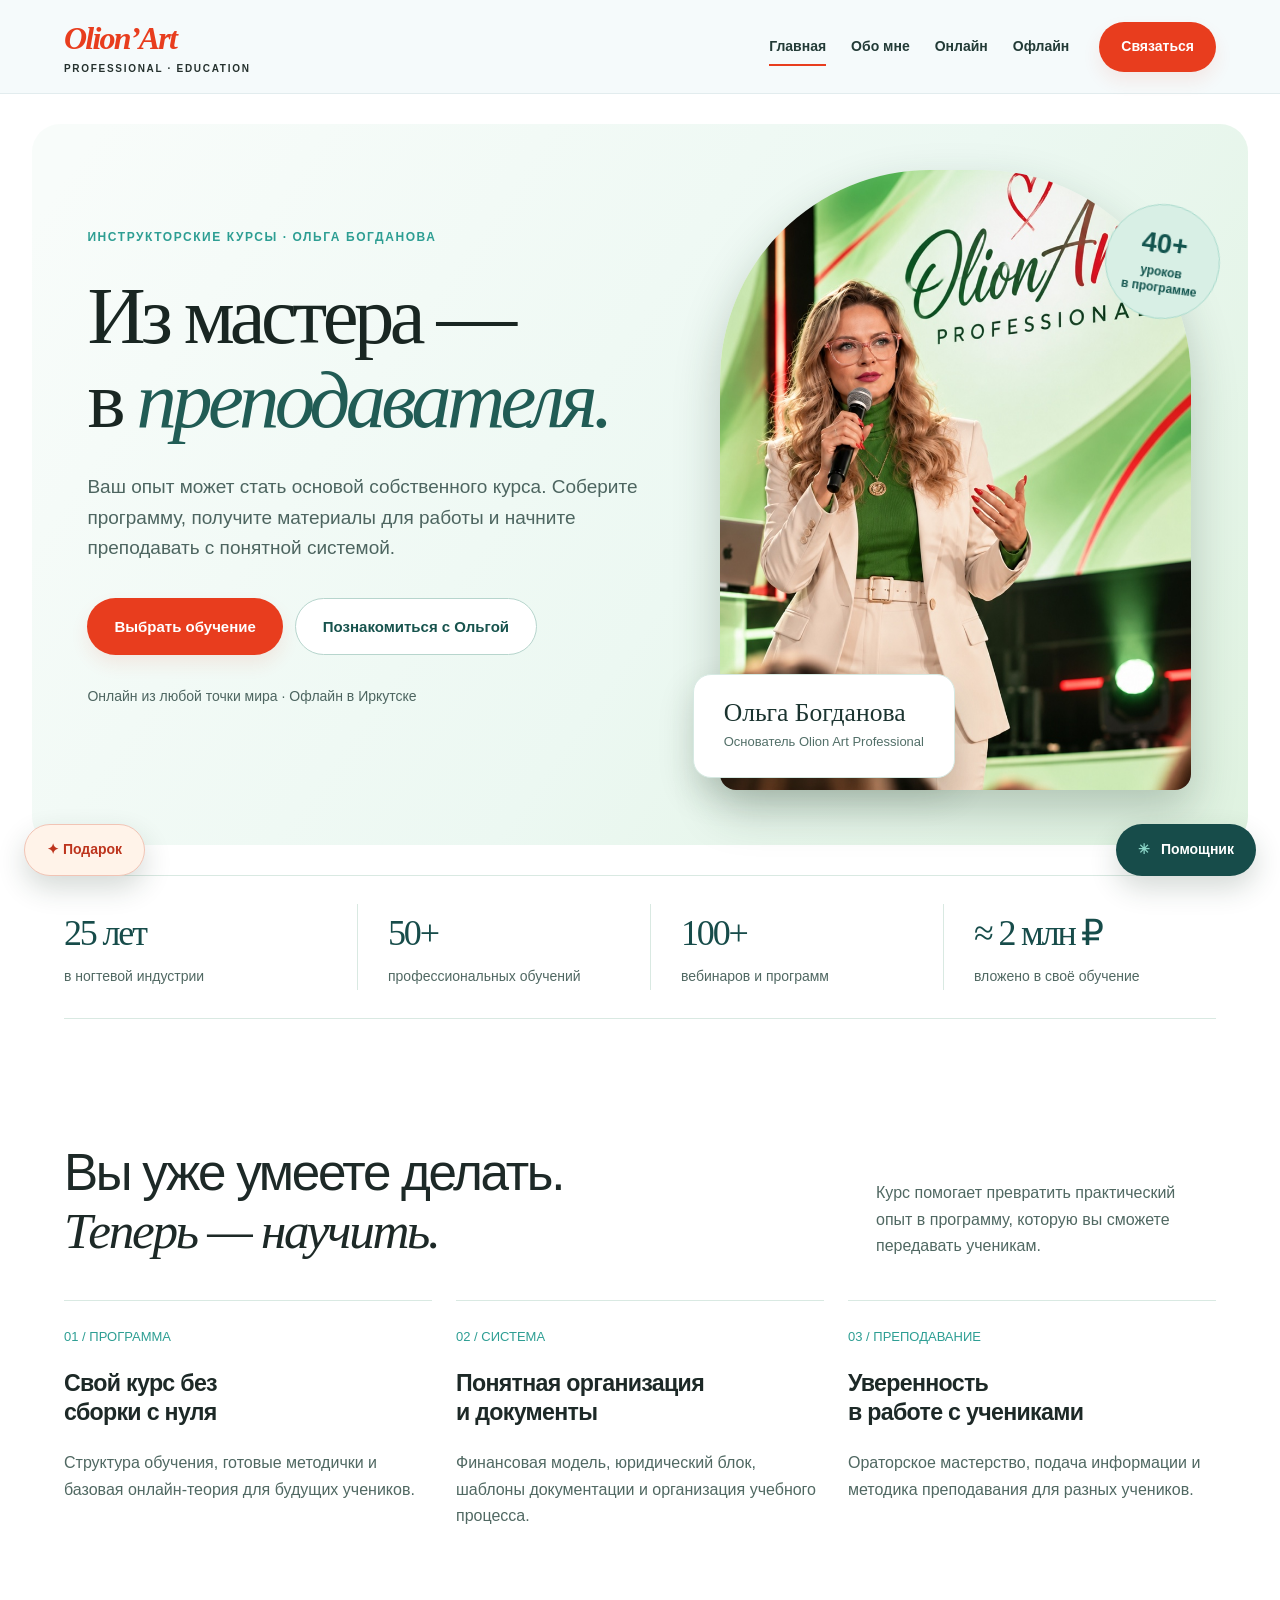
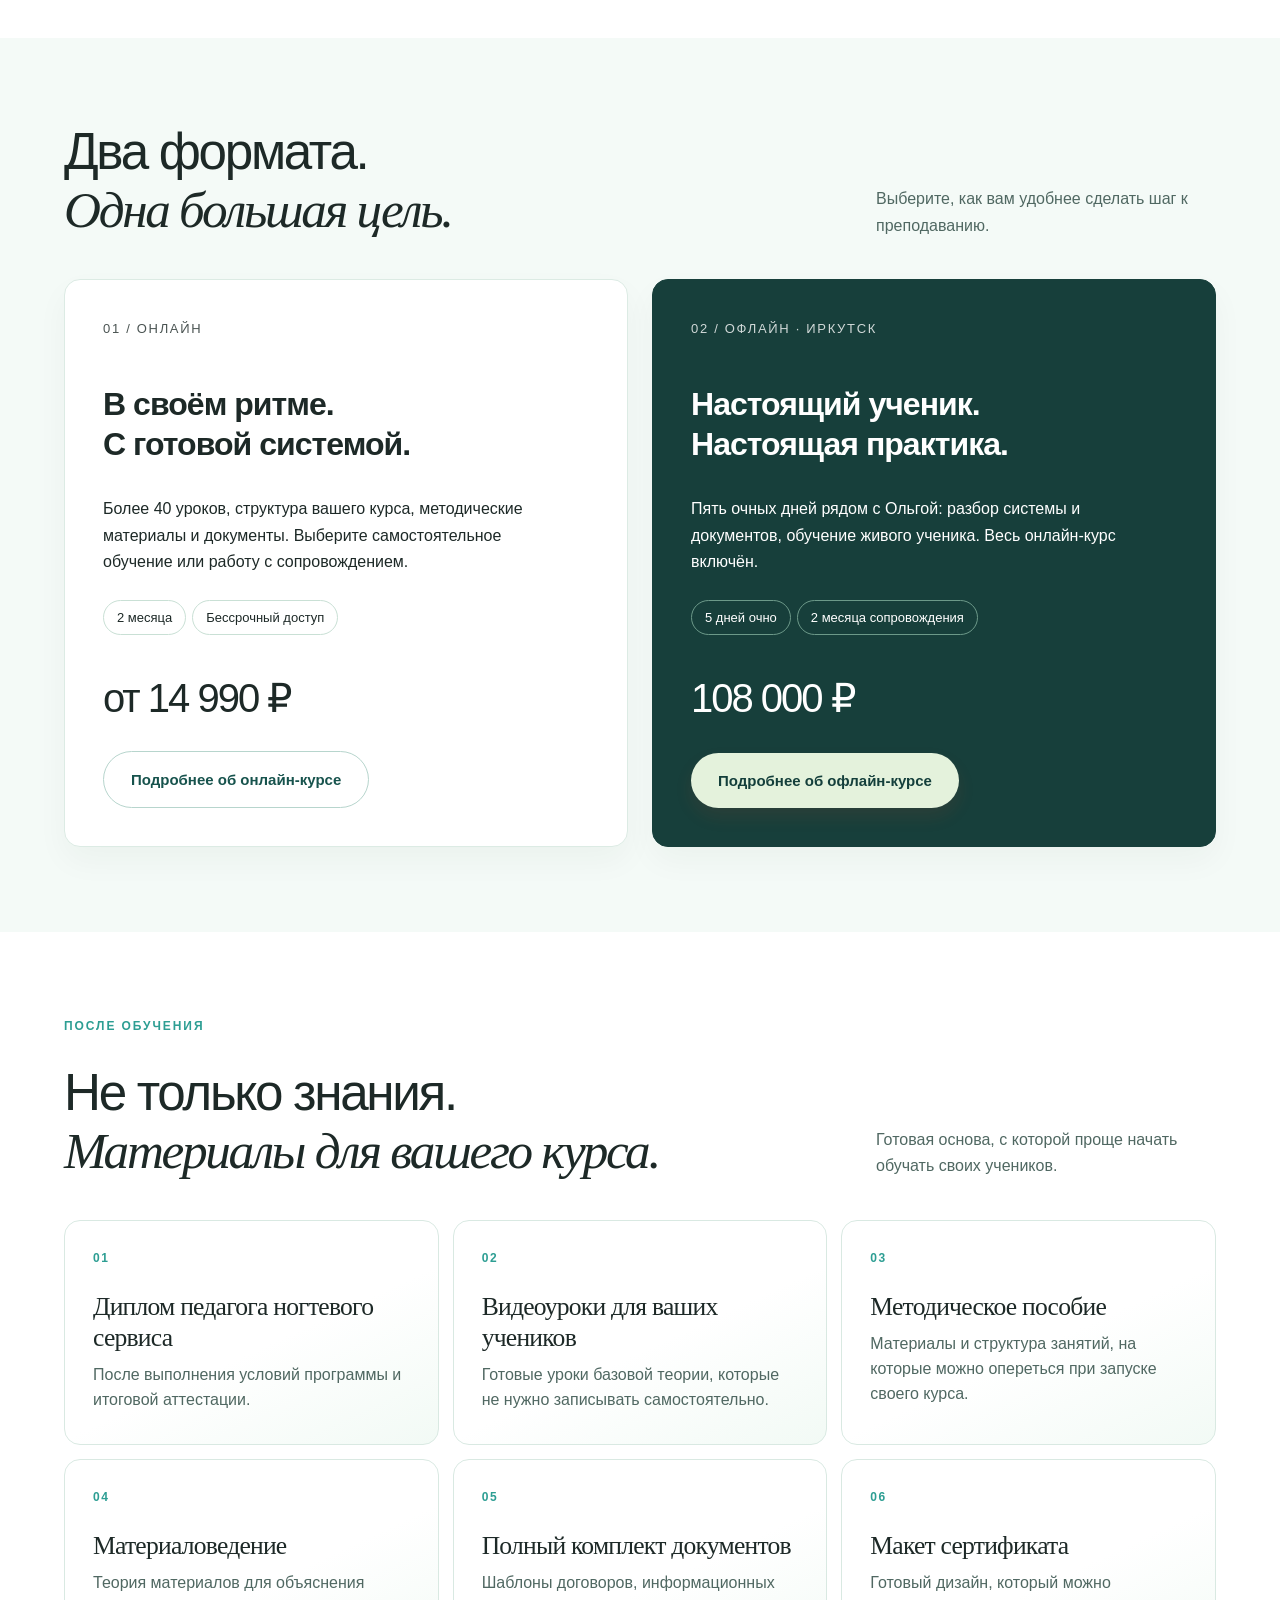
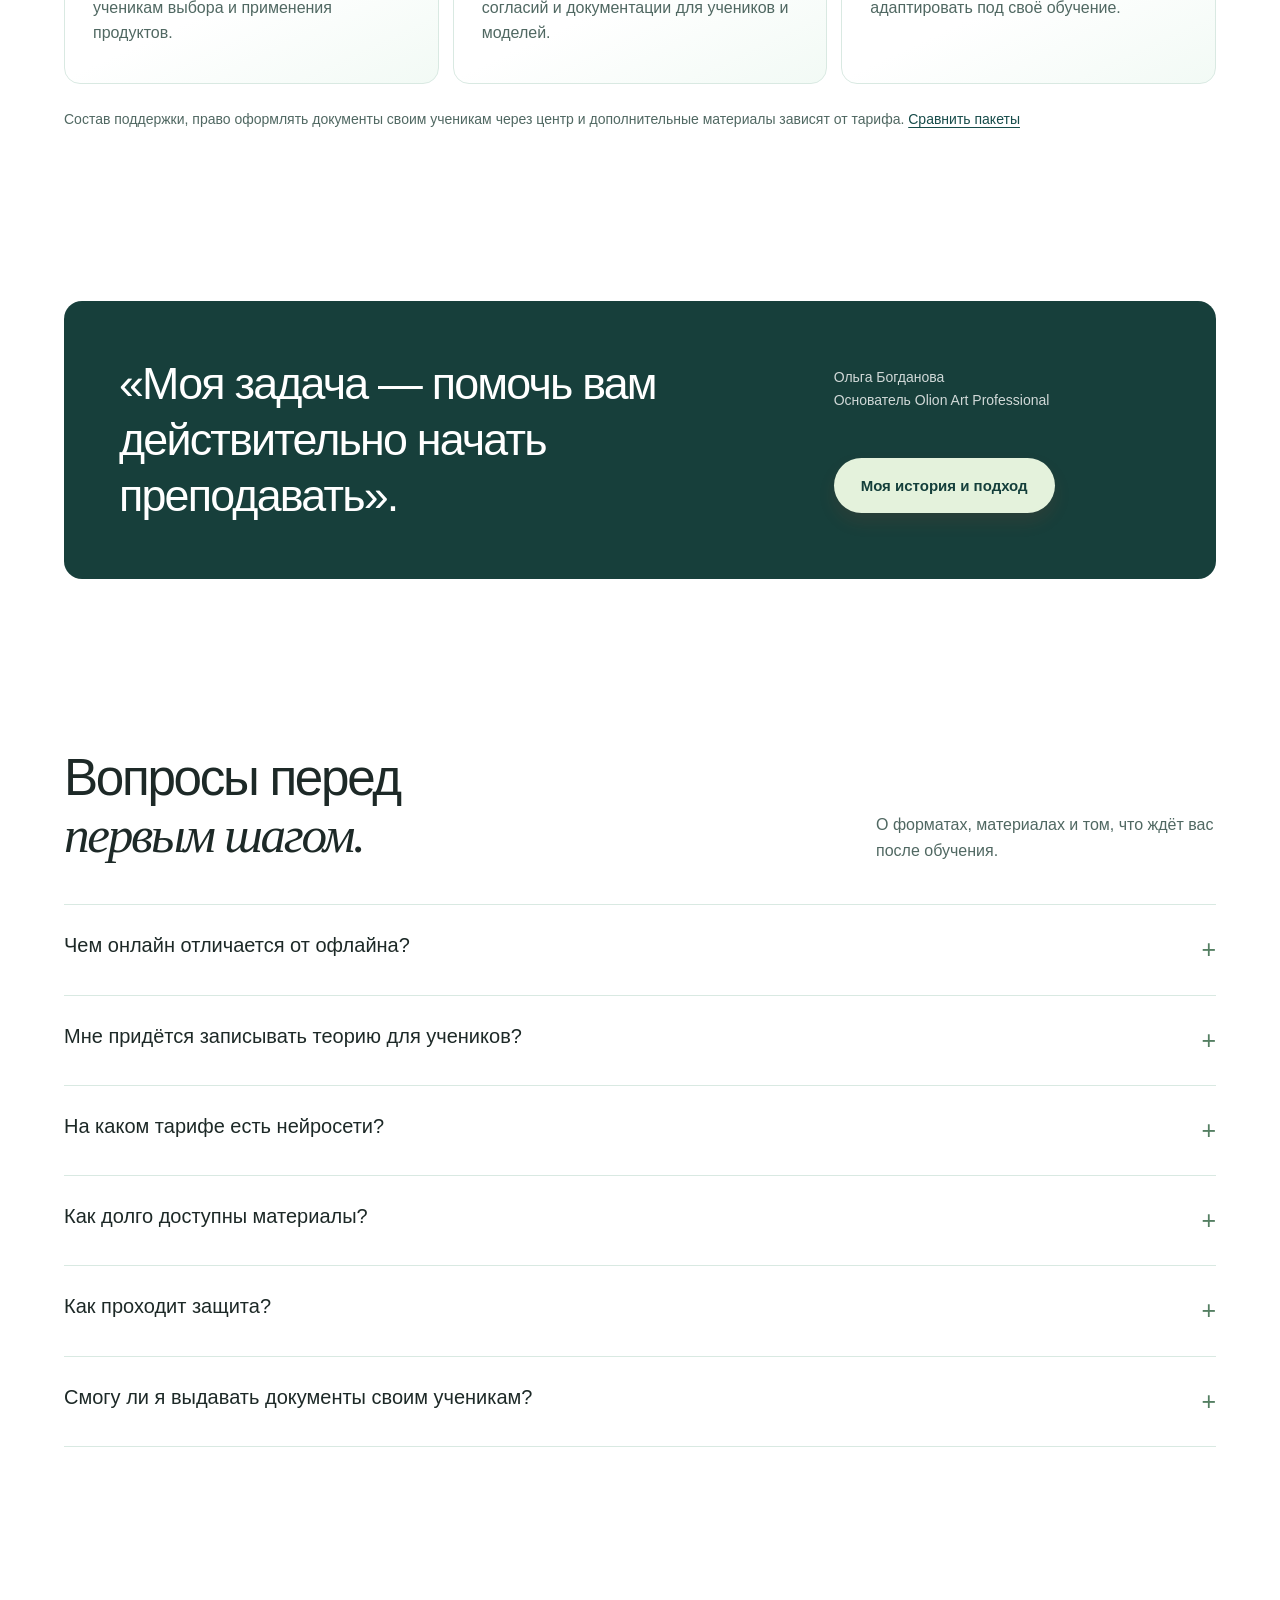
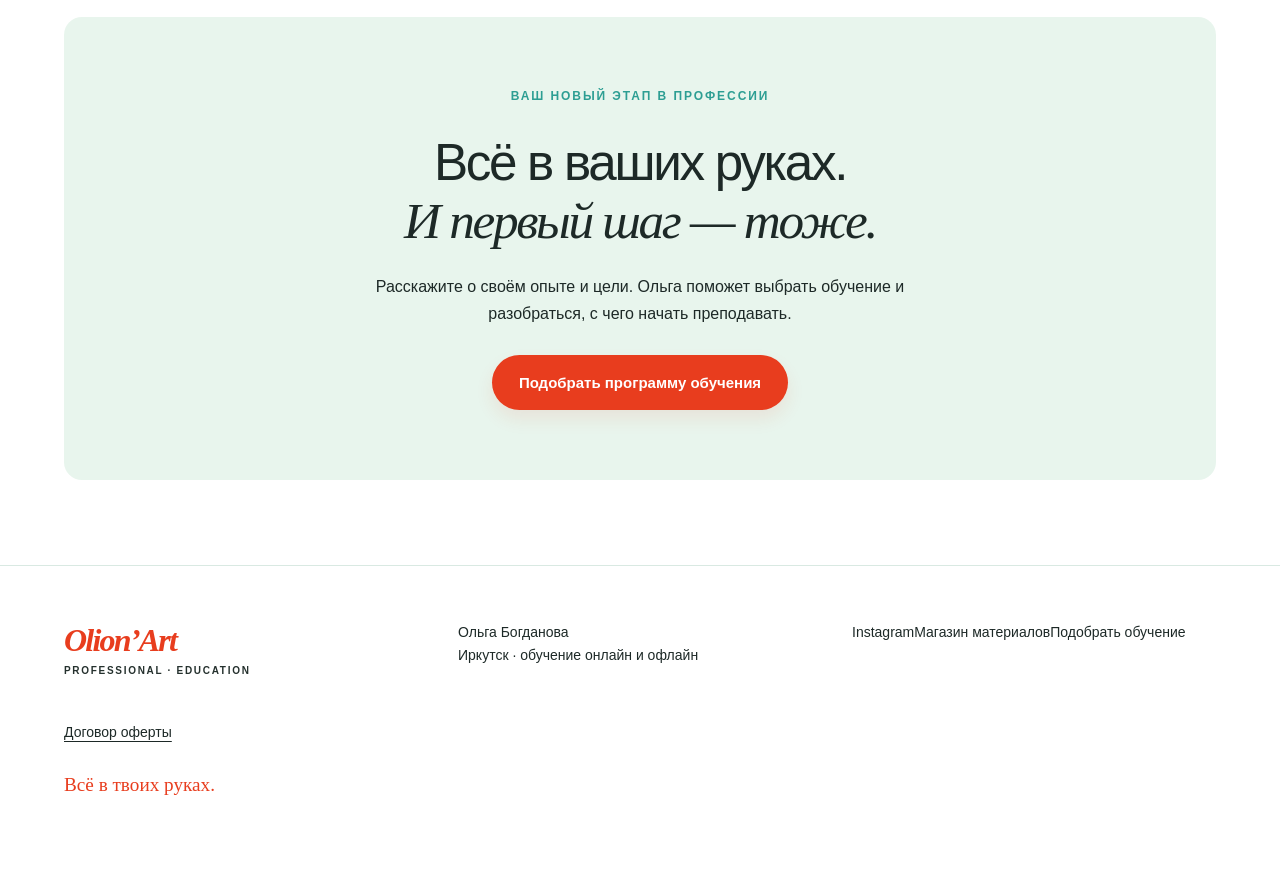
<file: index.html>
<!doctype html><html lang="ru"><head><meta charset="UTF-8"><meta name="viewport" content="width=device-width,initial-scale=1"><title>Olion Art Professional — из мастера в преподавателя</title><meta name="description" content="Инструкторские курсы Ольги Богдановой: онлайн и офлайн. Программа своего курса, методические материалы и практика преподавания."><link rel="stylesheet" href="./style.css"><link rel="icon" type="image/svg+xml" href="data:image/svg+xml,%3Csvg xmlns='http://www.w3.org/2000/svg' viewBox='0 0 40 40'%3E%3Crect width='40' height='40' rx='12' fill='%23e83d1e'/%3E%3Ctext x='20' y='28' text-anchor='middle' fill='%23ffffff' font-size='28' font-family='Georgia'%3EO%3C/text%3E%3C/svg%3E"></head><body><header class="header"><a class="brand" href="./" aria-label="Olion Art Professional, главная">Olion’Art<span>PROFESSIONAL · EDUCATION</span></a><nav aria-label="Основная навигация"><a href="./">Главная</a><a href="./about/">Обо мне</a><a href="./online/">Онлайн</a><a href="./offline/">Офлайн</a></nav><button class="btn small" data-contact>Связаться</button><button class="menu" aria-label="Открыть меню" aria-expanded="false">☰</button></header><main id="main"></main><footer><div class="brand">Olion’Art<span>PROFESSIONAL · EDUCATION</span></div><p>Ольга Богданова<br>Иркутск · обучение онлайн и офлайн</p><div><a href="https://www.instagram.com/olionart_professional/" target="_blank" rel="noopener">Instagram</a><a href="https://olionart.ru" target="_blank" rel="noopener">Магазин материалов</a><button class="textbtn" data-contact>Подобрать обучение</button></div><div class="legal-links"><a href="./offer/">Договор оферты</a></div><p class="footnote">Всё в твоих руках.</p></footer><button class="float gift" data-gift>✦ <span>Подарок</span></button><button class="float assistant" data-assistant><span class="spark">✳</span> Помощник</button><dialog id="contact"><button class="close" aria-label="Закрыть">×</button><span class="eyebrow">ДАВАЙТЕ ПОЗНАКОМИМСЯ</span><h2>Ваш следующий<br>профессиональный шаг.</h2><p>Вы уже работаете мастером или готовы перейти к преподаванию? Напишите Ольге — вместе подберём формат обучения.</p><div class="contact-links"><a class="btn" href="https://t.me/Olga_Olionart" target="_blank" rel="noopener">Написать в Telegram</a><a class="btn outline" href="https://wa.me/79025194231" target="_blank" rel="noopener">Написать в WhatsApp</a><a class="btn outline" href="https://www.instagram.com/olionart_professional/" target="_blank" rel="noopener">Открыть Instagram</a></div><p class="muted">Telegram: @Olga_Olionart<br>WhatsApp: +7 902 519-42-31</p></dialog><dialog id="help"><button class="close" aria-label="Закрыть">×</button><span class="eyebrow">OLION ART · ПОМОЩНИК</span><h2>Разберёмся вместе.</h2><p>Выберите вопрос — расскажу о курсах и помогу сравнить форматы.</p><div id="questions"></div><div id="answer" class="answer" role="status">С чего начнём?</div><button class="btn" data-contact>Обсудить с Ольгой</button></dialog><dialog id="wheelDialog"><button class="close" aria-label="Закрыть">×</button><span class="eyebrow">МАЛЕНЬКИЙ ШАГ К БОЛЬШОЙ ЦЕЛИ</span><h2>Подарок для будущего<br>преподавателя.</h2><p>Три попытки: две без выигрыша, на третьей — один из трёх подарков. Попытки сохраняются в этом браузере.</p><div class="wheel-wrap"><div class="pointer"></div><div id="wheel"><span class="w1">СКИДКА 3%</span><span class="w2">ЕЩЁ РАЗ</span><span class="w3">НЕЙРОСЕТИ</span><span class="w4">ЕЩЁ РАЗ</span><span class="w5">10 ГЕЛЕЙ</span><span class="w6">ЕЩЁ РАЗ</span><div class="hub">O</div></div></div><button id="spin" class="btn">Крутить колесо</button><p id="wheelStatus" role="status"></p><div id="bonus"></div></dialog><script src="./app.js"></script></body></html>
</file>
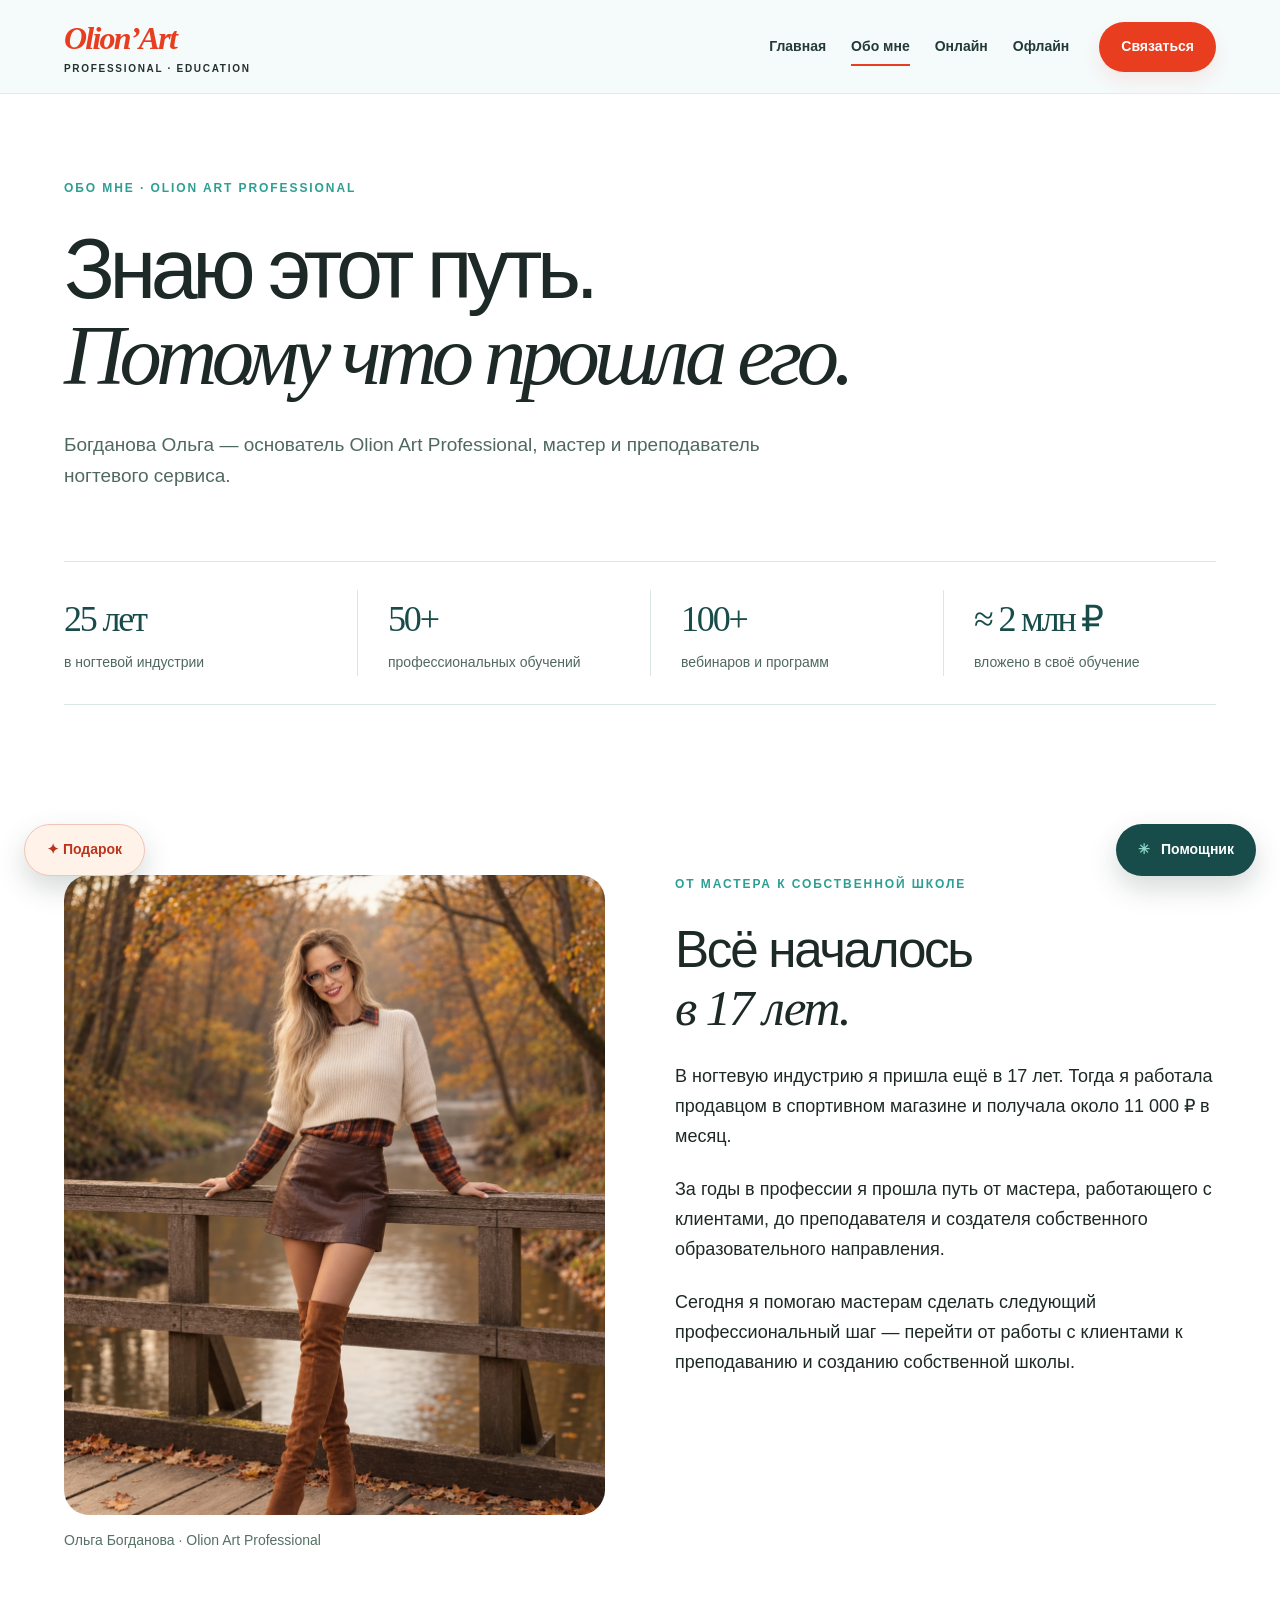
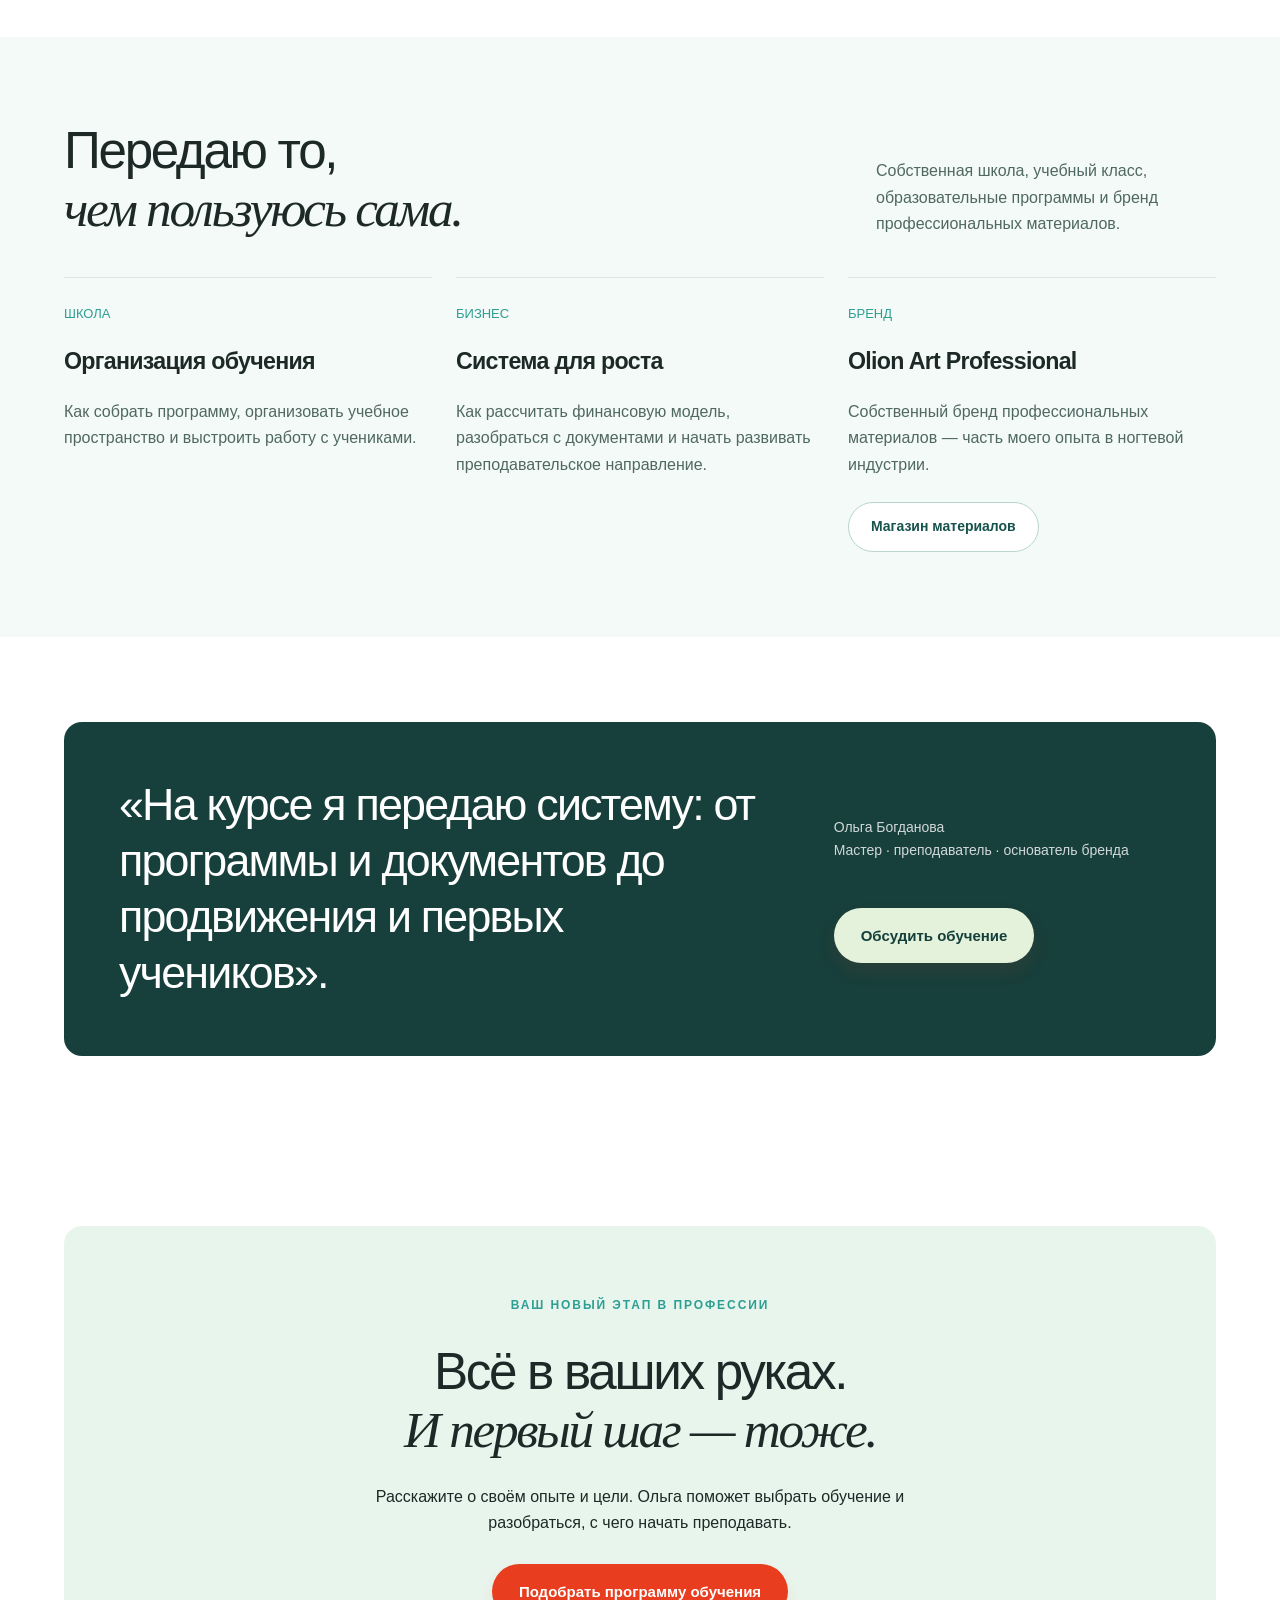
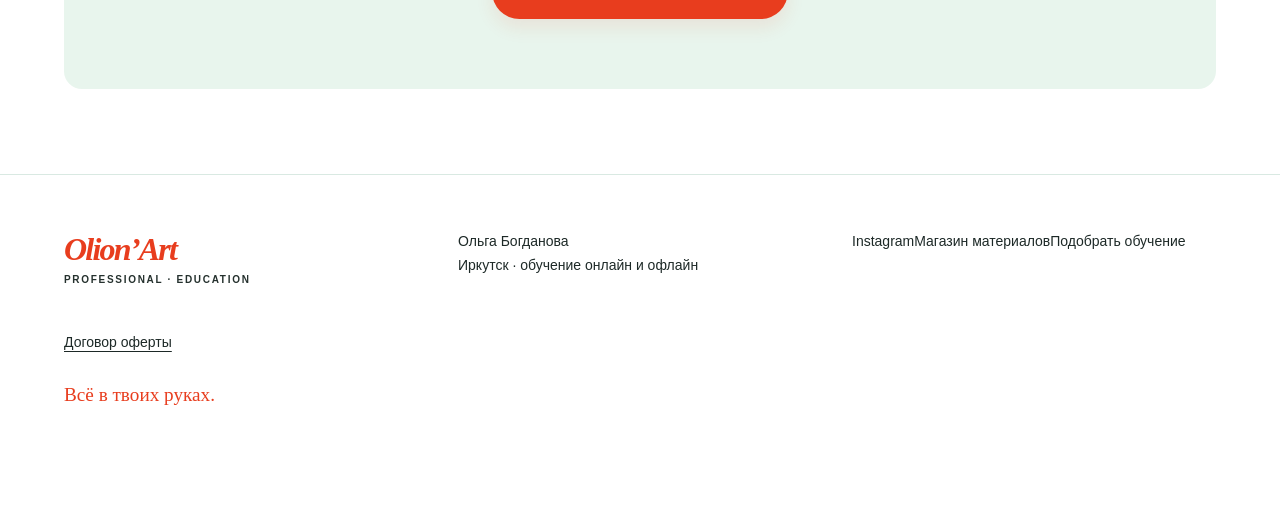
<file: about/index.html>
<!doctype html><html lang="ru"><head><meta charset="UTF-8"><meta name="viewport" content="width=device-width,initial-scale=1"><title>Об Ольге Богдановой — Olion Art Professional</title><meta name="description" content="Инструкторские курсы Ольги Богдановой: онлайн и офлайн. Программа своего курса, методические материалы и практика преподавания."><link rel="stylesheet" href="../style.css"><link rel="icon" type="image/svg+xml" href="data:image/svg+xml,%3Csvg xmlns='http://www.w3.org/2000/svg' viewBox='0 0 40 40'%3E%3Crect width='40' height='40' rx='12' fill='%23e83d1e'/%3E%3Ctext x='20' y='28' text-anchor='middle' fill='%23ffffff' font-size='28' font-family='Georgia'%3EO%3C/text%3E%3C/svg%3E"></head><body><header class="header"><a class="brand" href="../" aria-label="Olion Art Professional, главная">Olion’Art<span>PROFESSIONAL · EDUCATION</span></a><nav aria-label="Основная навигация"><a href="../">Главная</a><a href="../about/">Обо мне</a><a href="../online/">Онлайн</a><a href="../offline/">Офлайн</a></nav><button class="btn small" data-contact>Связаться</button><button class="menu" aria-label="Открыть меню" aria-expanded="false">☰</button></header><main id="main"></main><footer><div class="brand">Olion’Art<span>PROFESSIONAL · EDUCATION</span></div><p>Ольга Богданова<br>Иркутск · обучение онлайн и офлайн</p><div><a href="https://www.instagram.com/olionart_professional/" target="_blank" rel="noopener">Instagram</a><a href="https://olionart.ru" target="_blank" rel="noopener">Магазин материалов</a><button class="textbtn" data-contact>Подобрать обучение</button></div><div class="legal-links"><a href="../offer/">Договор оферты</a></div><p class="footnote">Всё в твоих руках.</p></footer><button class="float gift" data-gift>✦ <span>Подарок</span></button><button class="float assistant" data-assistant><span class="spark">✳</span> Помощник</button><dialog id="contact"><button class="close" aria-label="Закрыть">×</button><span class="eyebrow">ДАВАЙТЕ ПОЗНАКОМИМСЯ</span><h2>Ваш следующий<br>профессиональный шаг.</h2><p>Вы уже работаете мастером или готовы перейти к преподаванию? Напишите Ольге — вместе подберём формат обучения.</p><div class="contact-links"><a class="btn" href="https://t.me/Olga_Olionart" target="_blank" rel="noopener">Написать в Telegram</a><a class="btn outline" href="https://wa.me/79025194231" target="_blank" rel="noopener">Написать в WhatsApp</a><a class="btn outline" href="https://www.instagram.com/olionart_professional/" target="_blank" rel="noopener">Открыть Instagram</a></div><p class="muted">Telegram: @Olga_Olionart<br>WhatsApp: +7 902 519-42-31</p></dialog><dialog id="help"><button class="close" aria-label="Закрыть">×</button><span class="eyebrow">OLION ART · ПОМОЩНИК</span><h2>Разберёмся вместе.</h2><p>Выберите вопрос — расскажу о курсах и помогу сравнить форматы.</p><div id="questions"></div><div id="answer" class="answer" role="status">С чего начнём?</div><button class="btn" data-contact>Обсудить с Ольгой</button></dialog><dialog id="wheelDialog"><button class="close" aria-label="Закрыть">×</button><span class="eyebrow">МАЛЕНЬКИЙ ШАГ К БОЛЬШОЙ ЦЕЛИ</span><h2>Подарок для будущего<br>преподавателя.</h2><p>Три попытки: две без выигрыша, на третьей — один из трёх подарков. Попытки сохраняются в этом браузере.</p><div class="wheel-wrap"><div class="pointer"></div><div id="wheel"><span class="w1">СКИДКА 3%</span><span class="w2">ЕЩЁ РАЗ</span><span class="w3">НЕЙРОСЕТИ</span><span class="w4">ЕЩЁ РАЗ</span><span class="w5">10 ГЕЛЕЙ</span><span class="w6">ЕЩЁ РАЗ</span><div class="hub">O</div></div></div><button id="spin" class="btn">Крутить колесо</button><p id="wheelStatus" role="status"></p><div id="bonus"></div></dialog><script src="../app.js"></script></body></html>
</file>
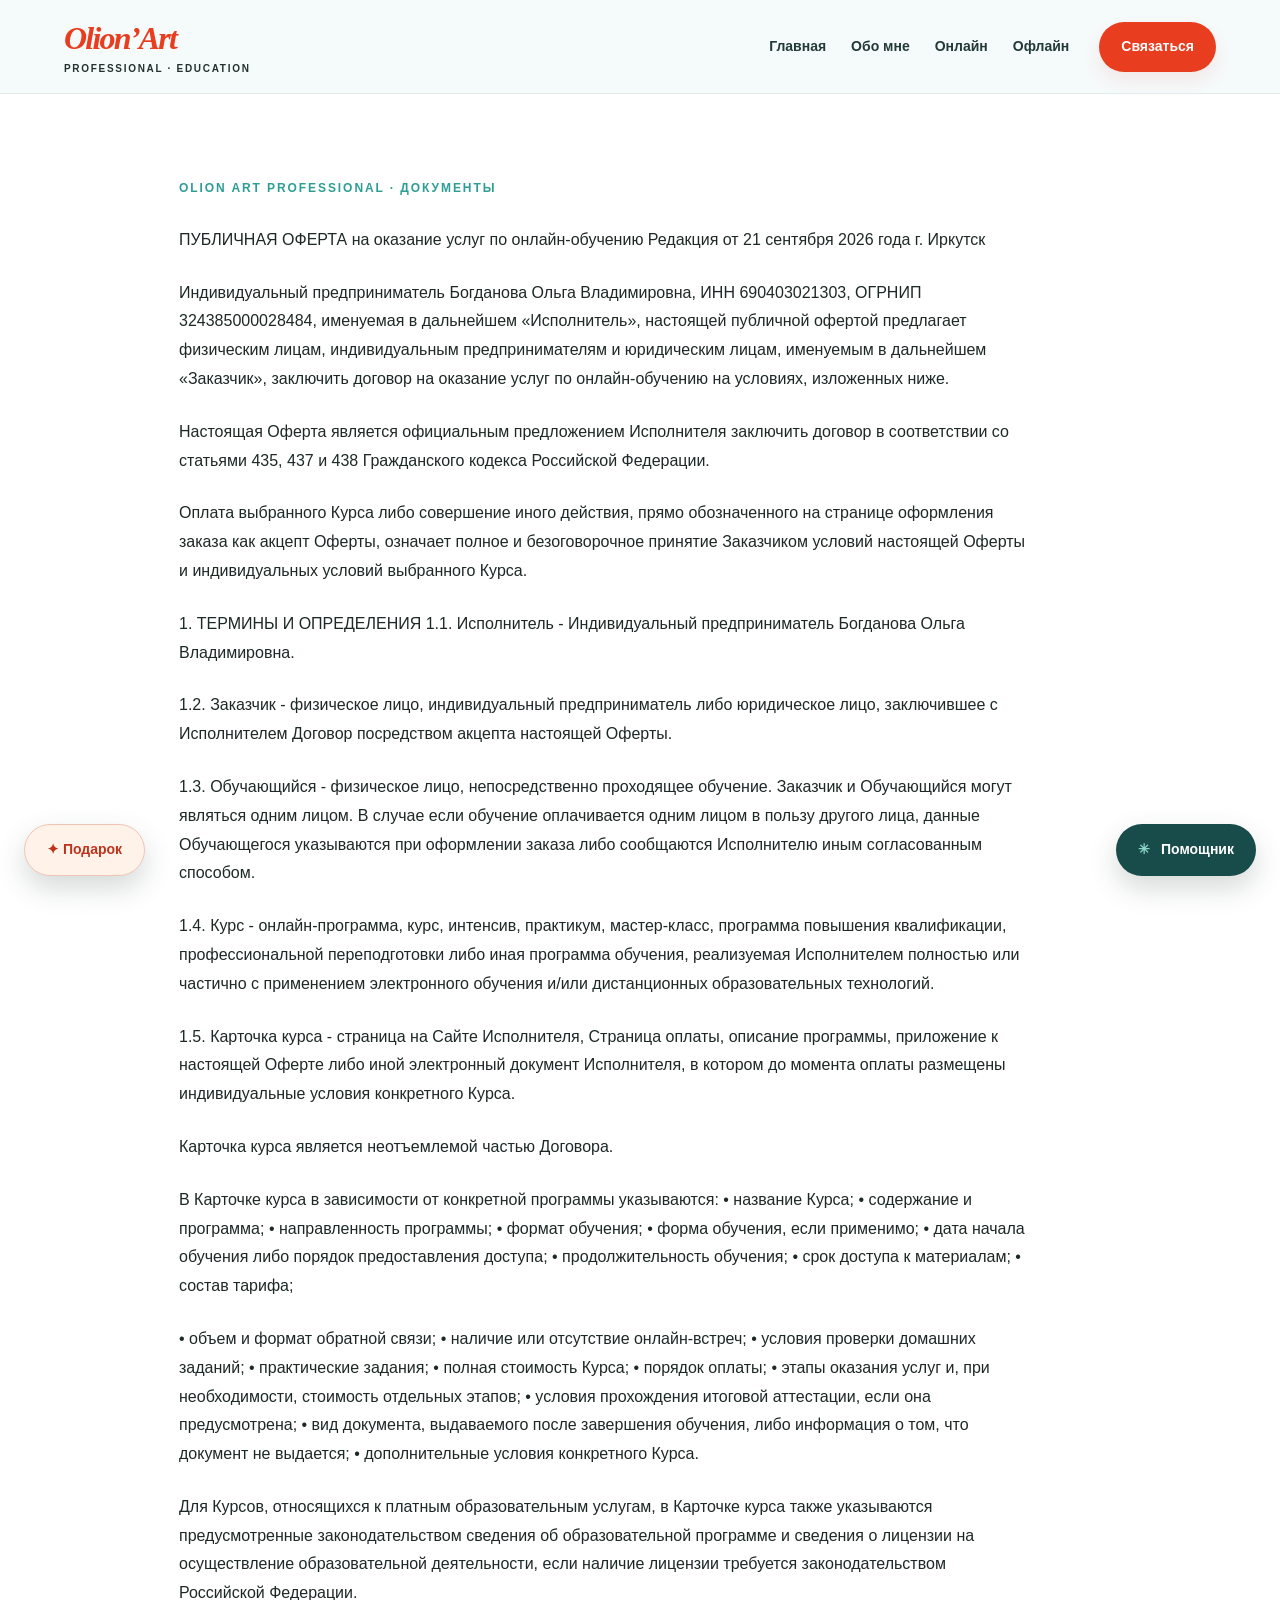
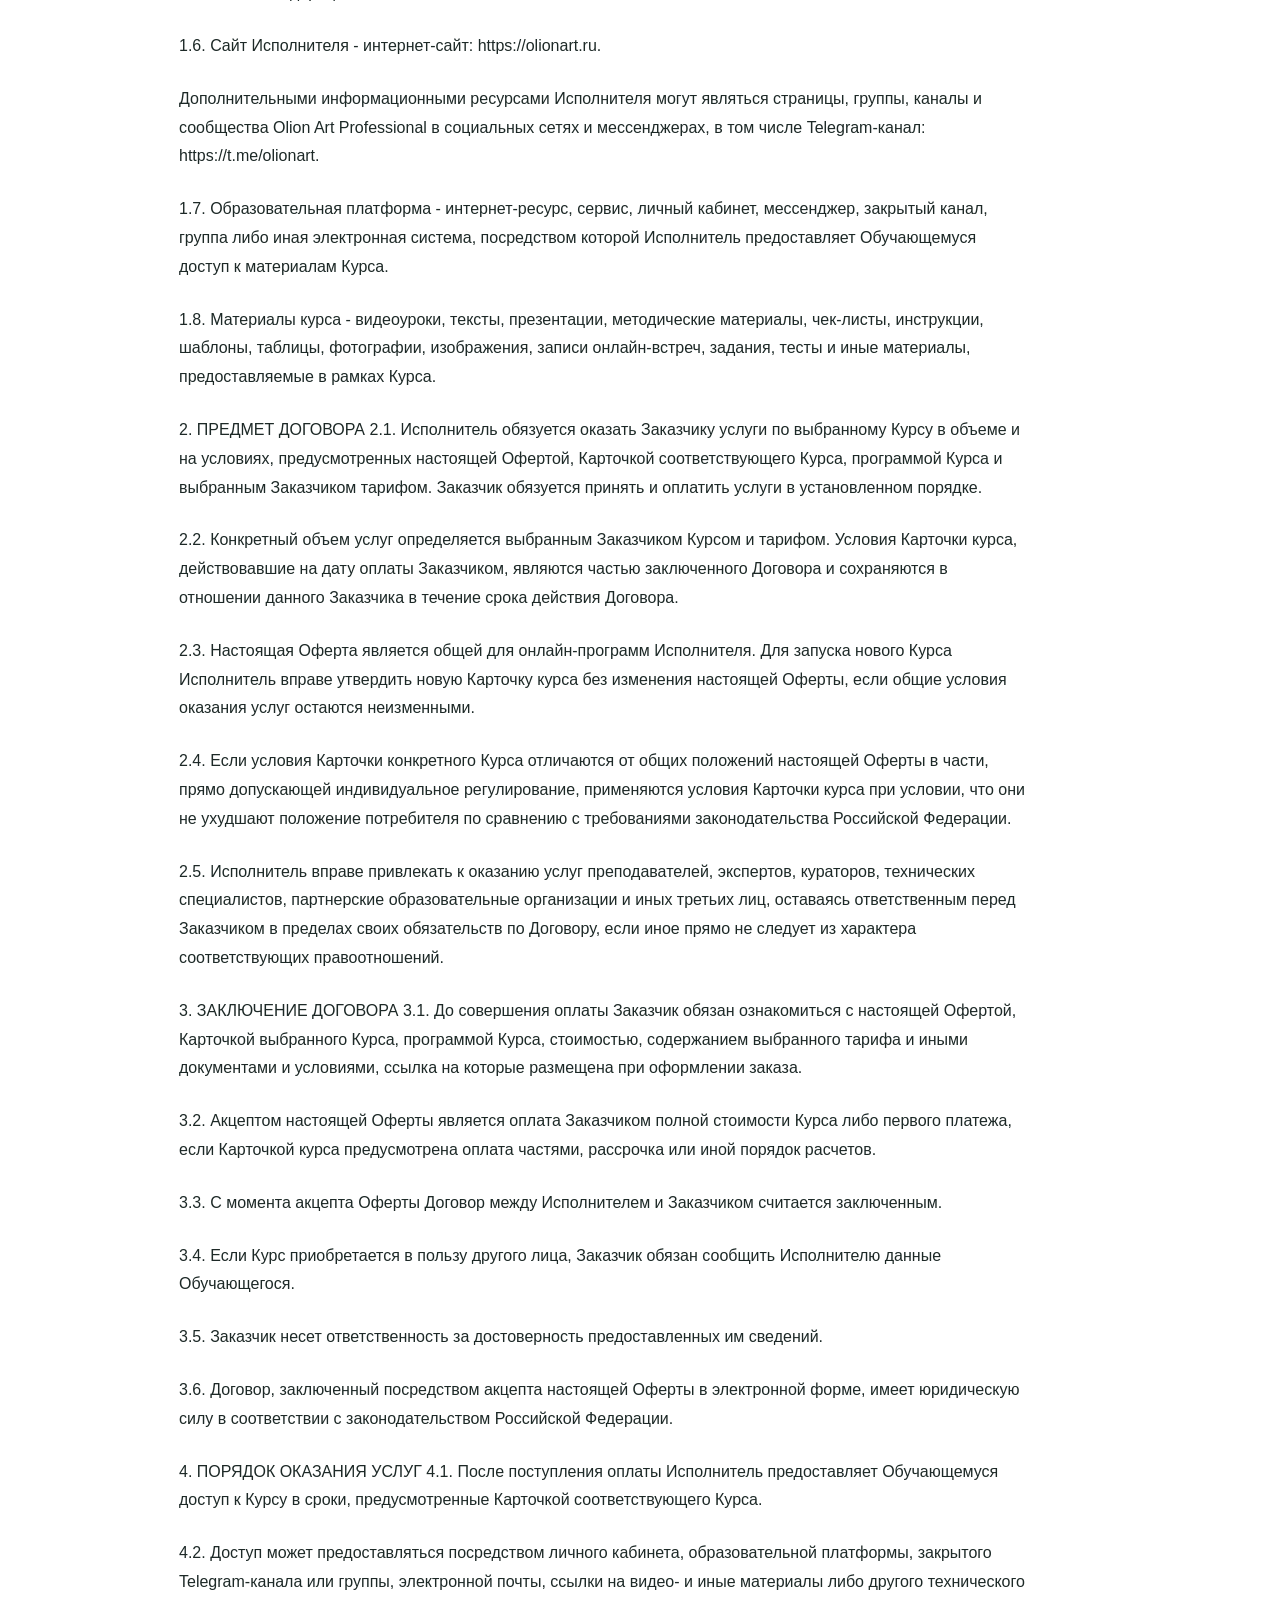
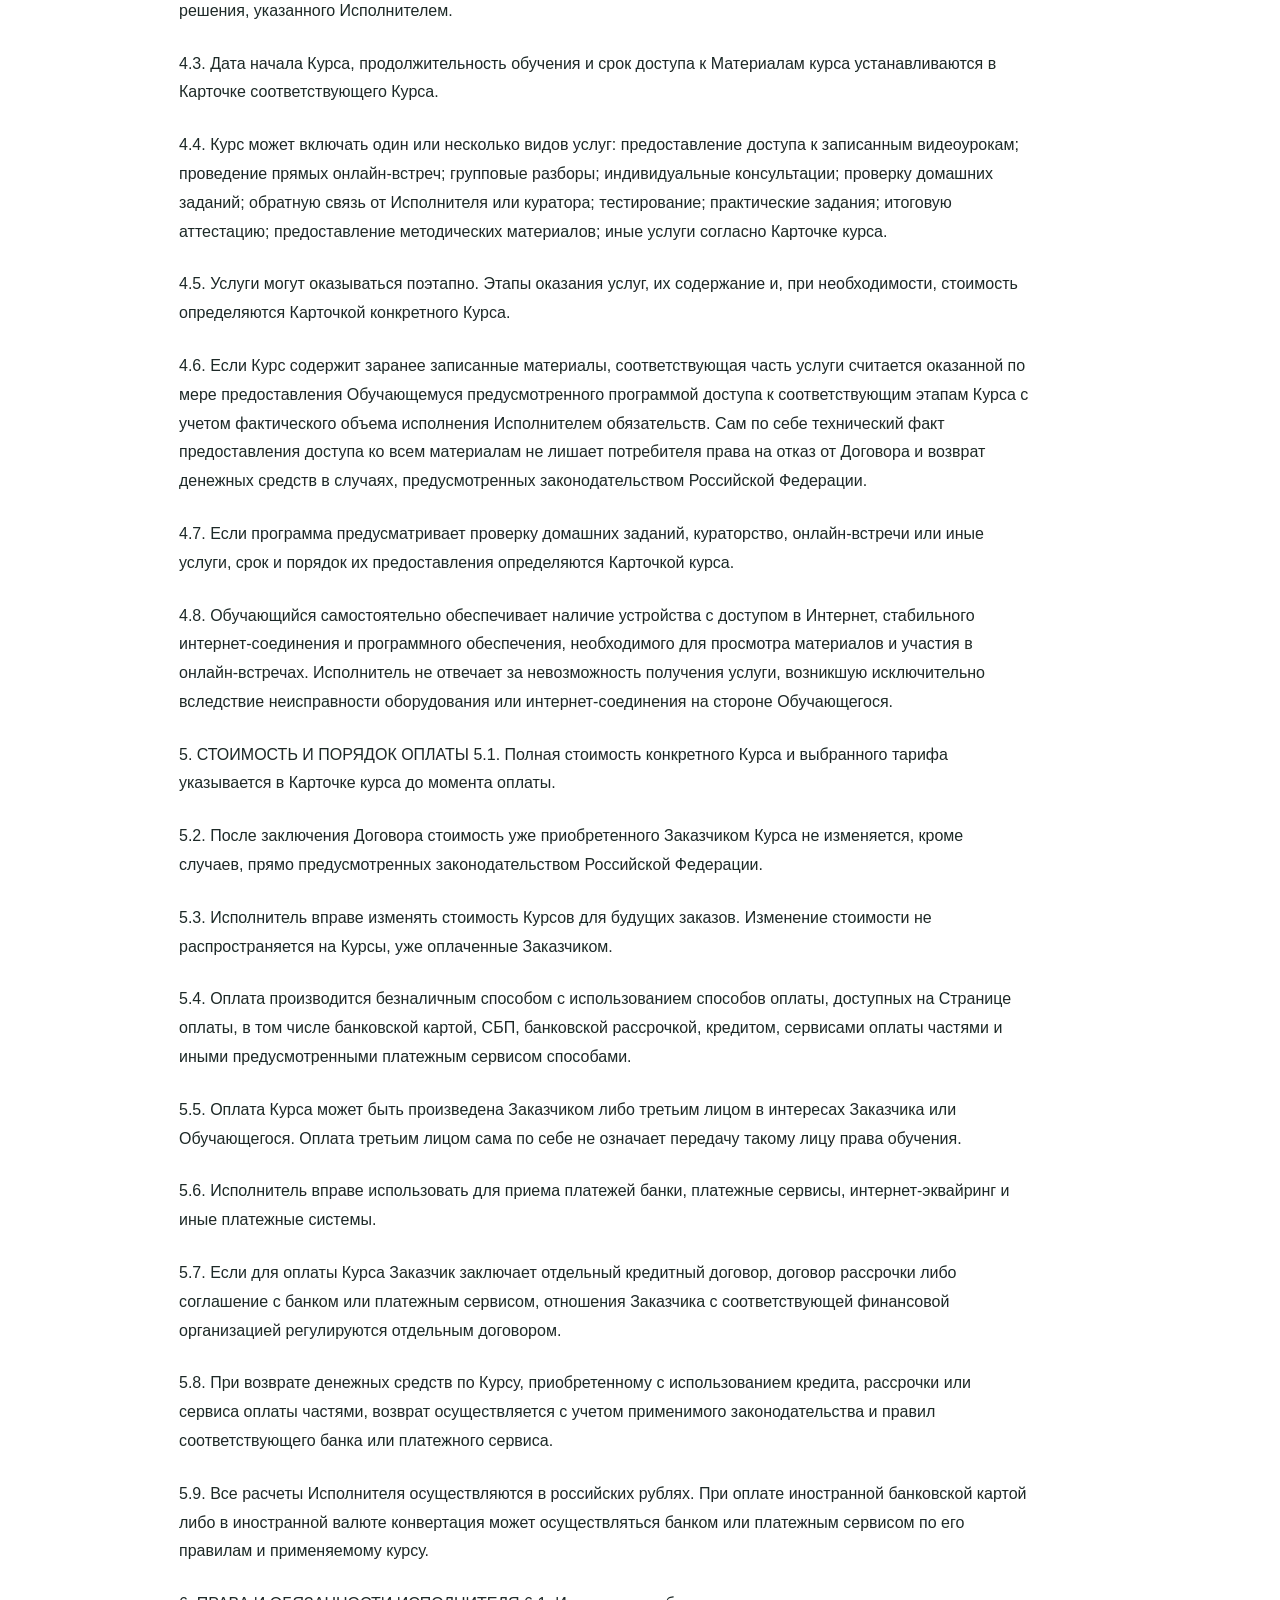
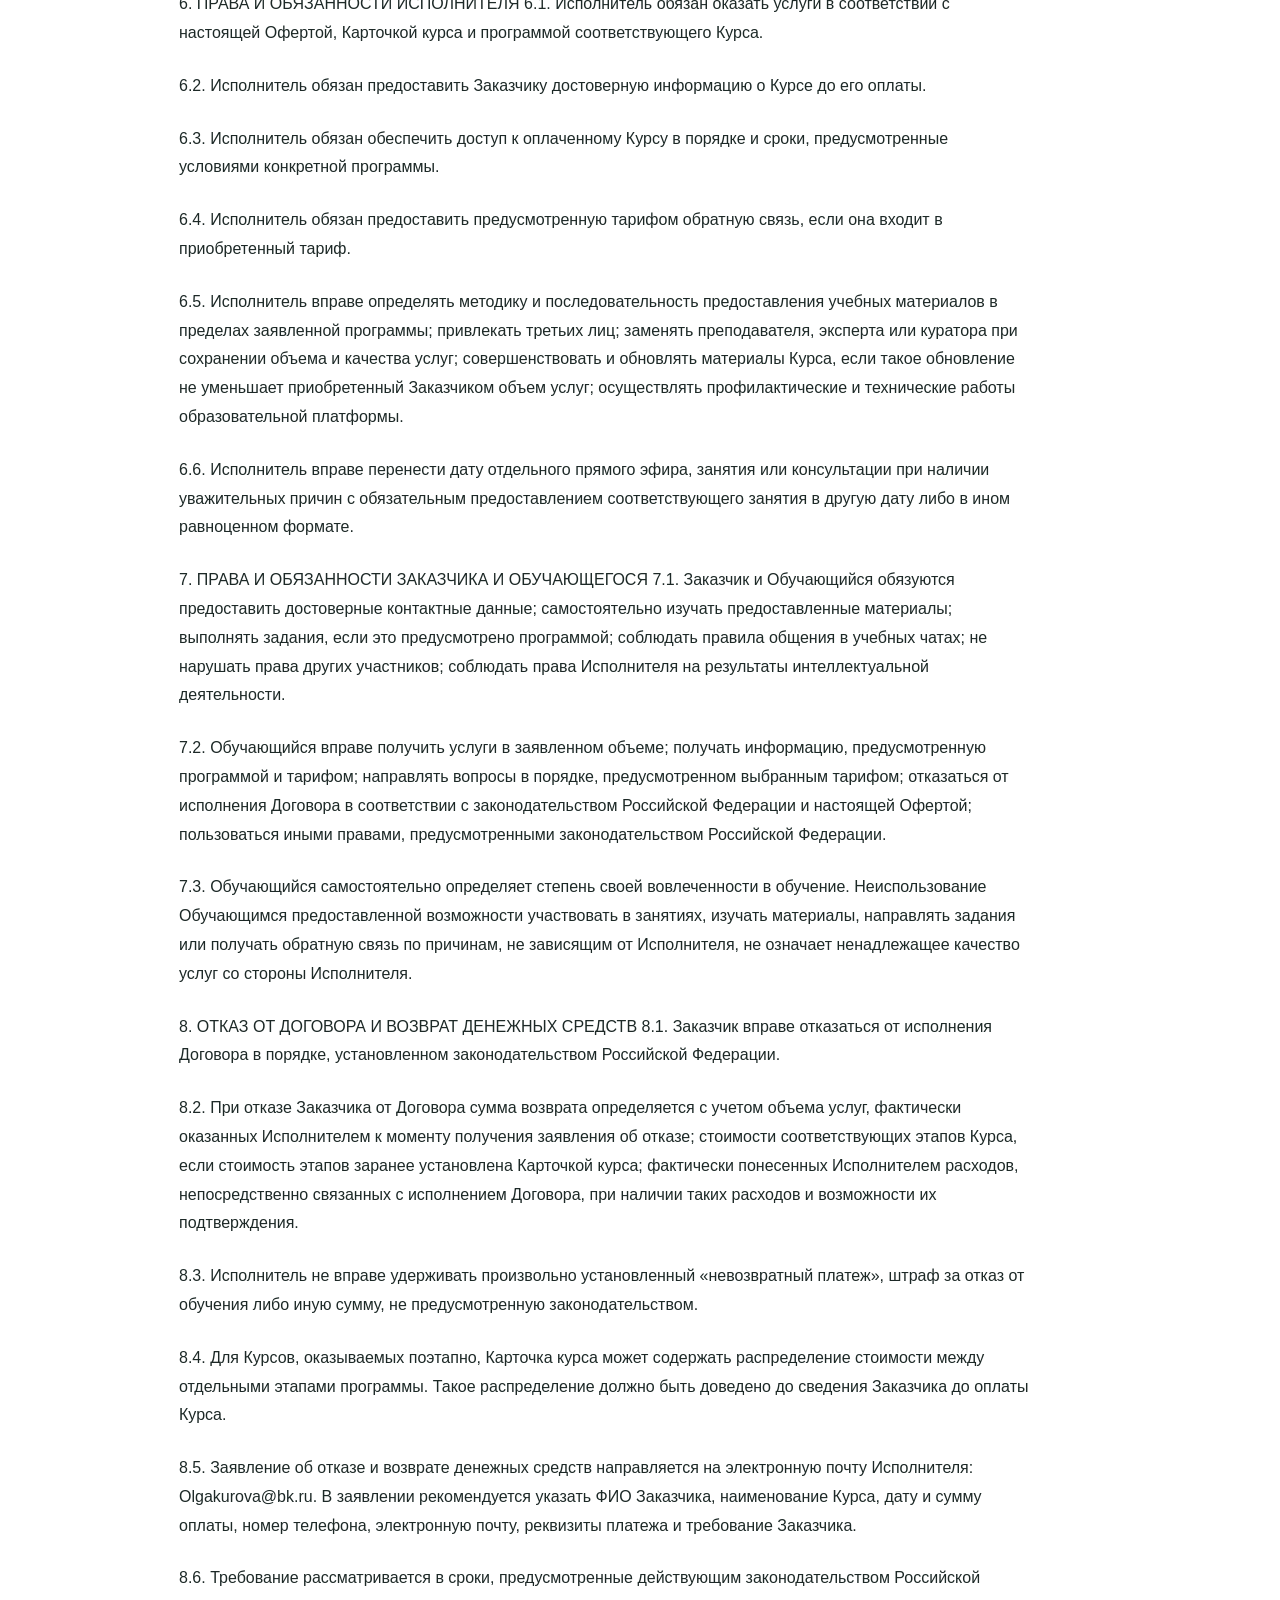
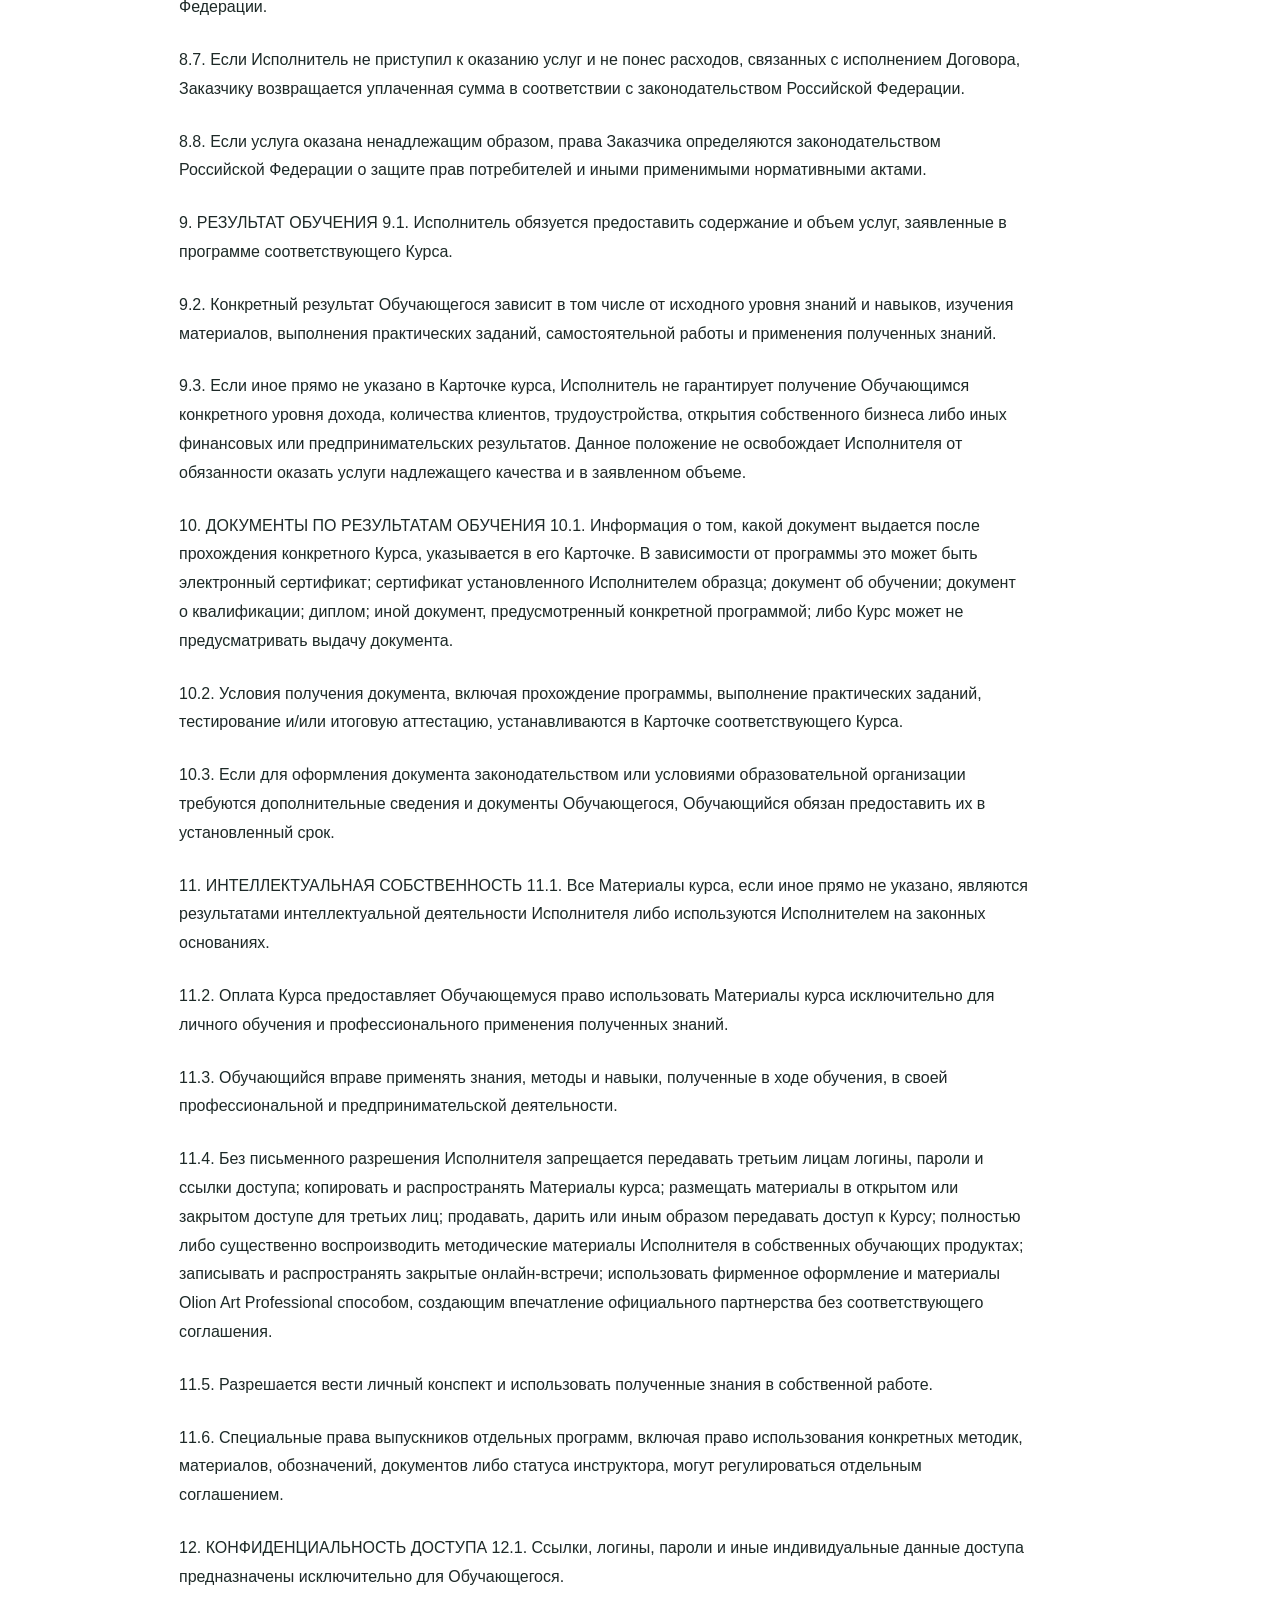
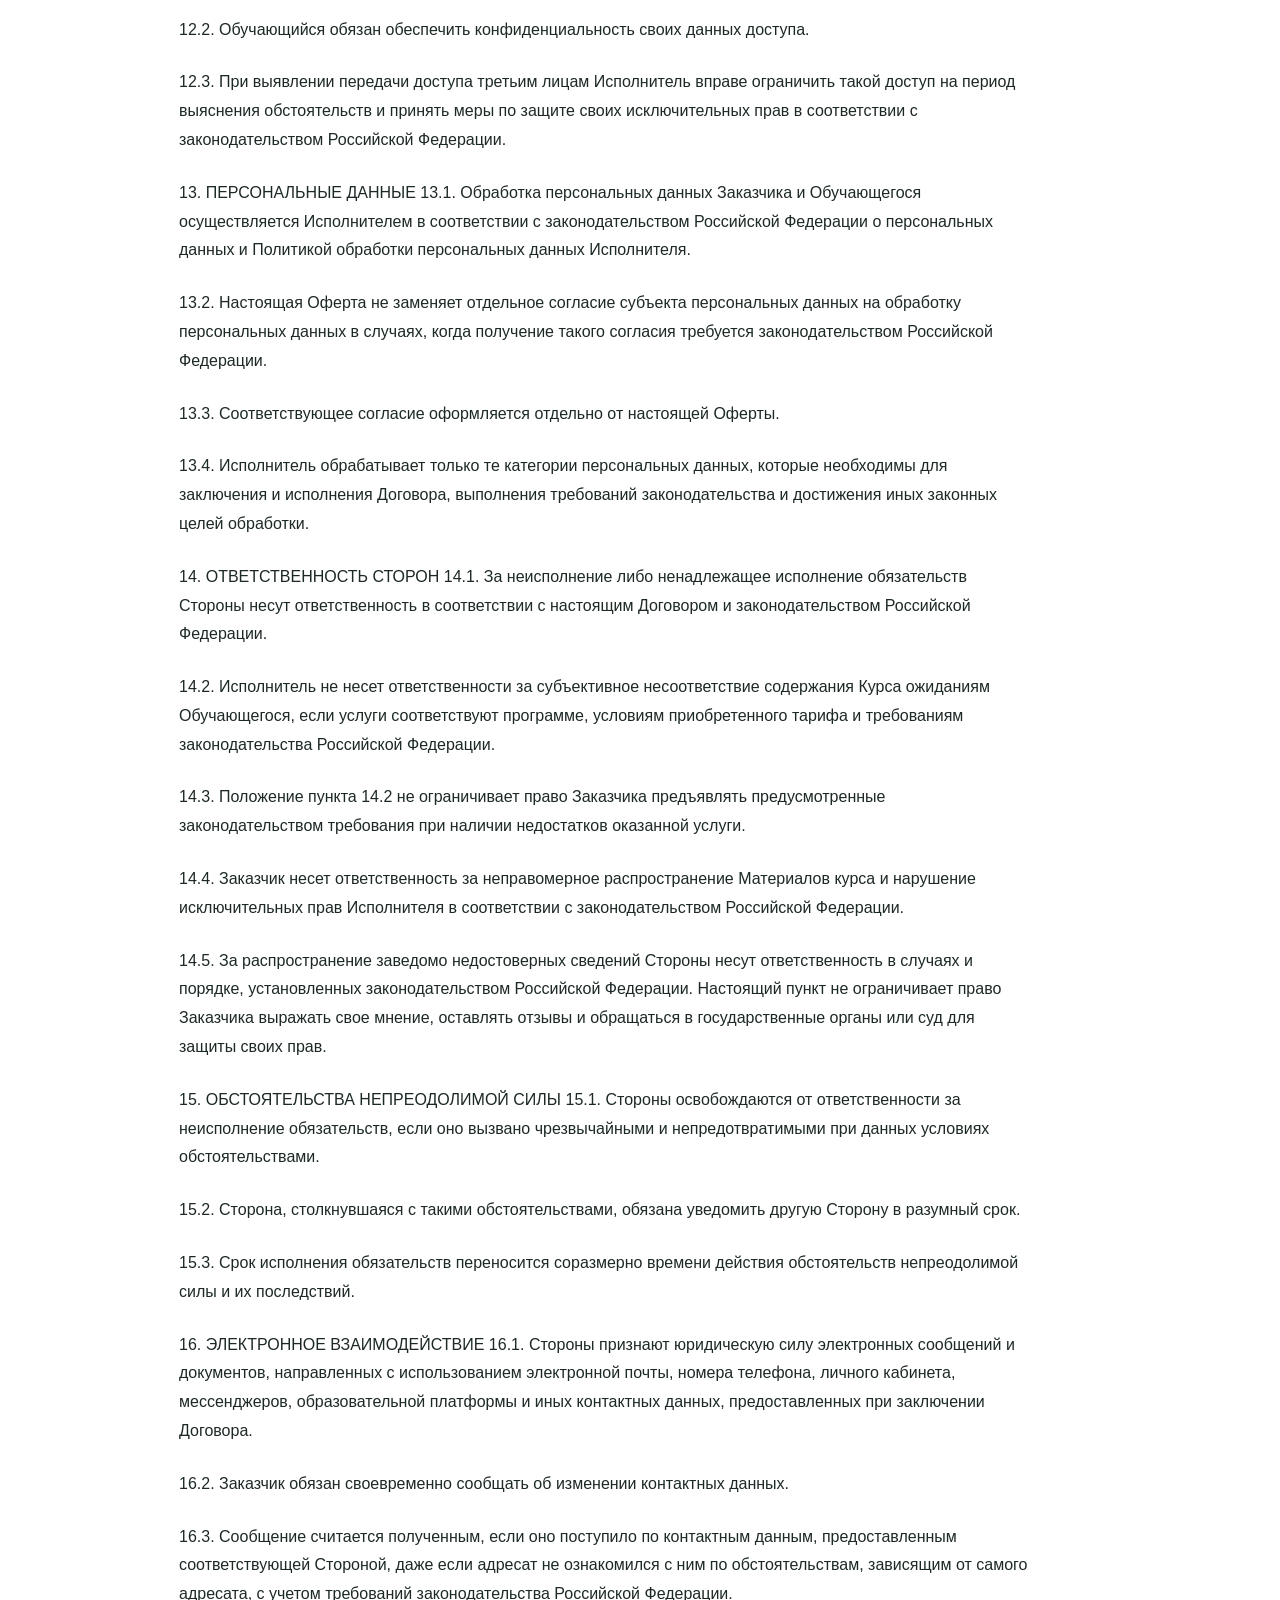
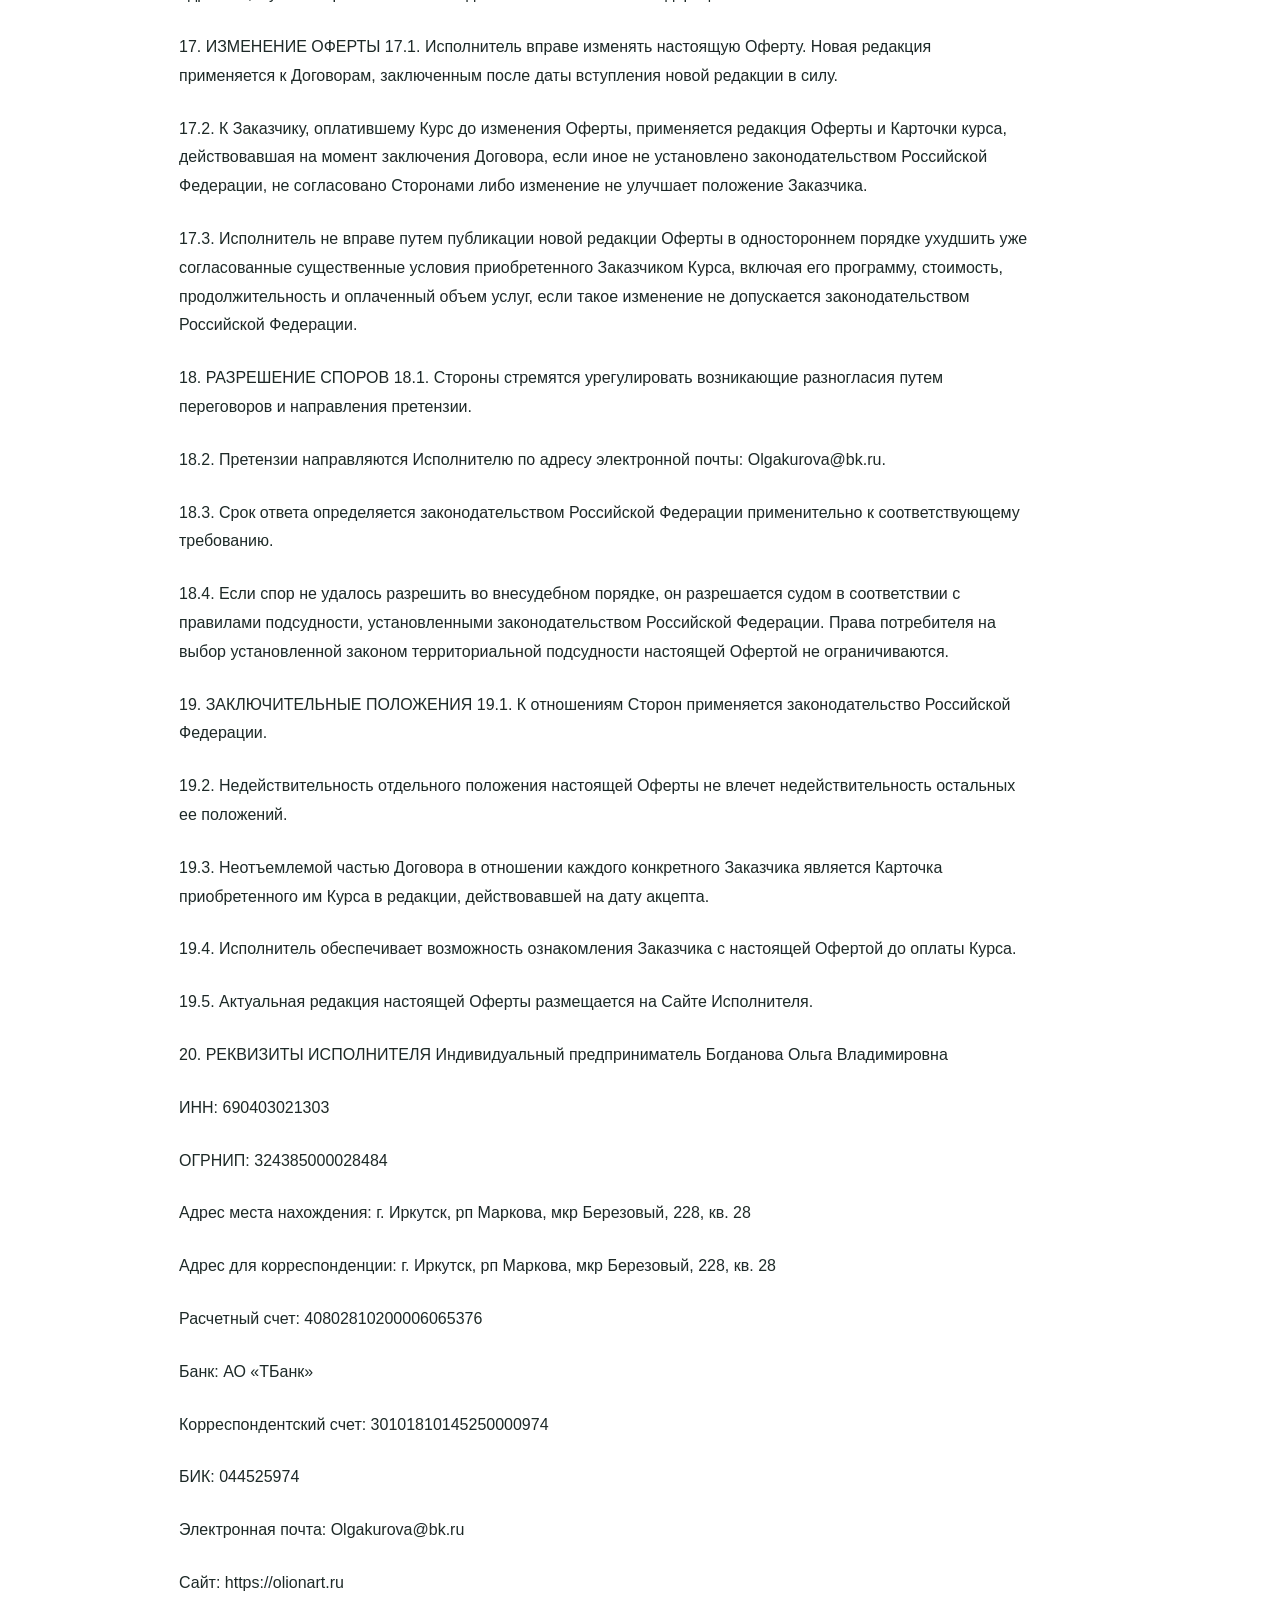
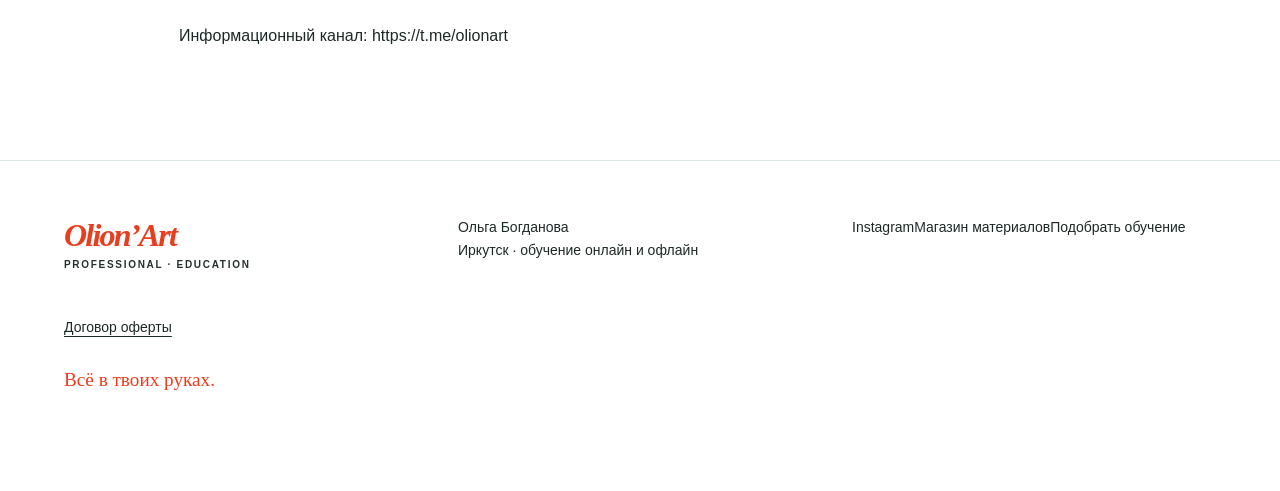
<file: offer/index.html>
<!doctype html><html lang="ru"><head><meta charset="UTF-8"><meta name="viewport" content="width=device-width,initial-scale=1"><title>Договор оферты — Olion Art Professional</title><meta name="description" content="Инструкторские курсы Ольги Богдановой: онлайн и офлайн. Программа своего курса, методические материалы и практика преподавания."><link rel="stylesheet" href="../style.css"><link rel="icon" type="image/svg+xml" href="data:image/svg+xml,%3Csvg xmlns='http://www.w3.org/2000/svg' viewBox='0 0 40 40'%3E%3Crect width='40' height='40' rx='12' fill='%23e83d1e'/%3E%3Ctext x='20' y='28' text-anchor='middle' fill='%23ffffff' font-size='28' font-family='Georgia'%3EO%3C/text%3E%3C/svg%3E"></head><body><header class="header"><a class="brand" href="../" aria-label="Olion Art Professional, главная">Olion’Art<span>PROFESSIONAL · EDUCATION</span></a><nav aria-label="Основная навигация"><a href="../">Главная</a><a href="../about/">Обо мне</a><a href="../online/">Онлайн</a><a href="../offline/">Офлайн</a></nav><button class="btn small" data-contact>Связаться</button><button class="menu" aria-label="Открыть меню" aria-expanded="false">☰</button></header><main id="main"><section class="wrap offer-page"><span class="eyebrow">OLION ART PROFESSIONAL · ДОКУМЕНТЫ</span><article class="offer-text"><p>ПУБЛИЧНАЯ ОФЕРТА на оказание услуг по онлайн-обучению Редакция от 21 сентября 2026 года г. Иркутск</p><p>Индивидуальный предприниматель Богданова Ольга Владимировна, ИНН 690403021303, ОГРНИП 324385000028484, именуемая в дальнейшем «Исполнитель», настоящей публичной офертой предлагает физическим лицам, индивидуальным предпринимателям и юридическим лицам, именуемым в дальнейшем «Заказчик», заключить договор на оказание услуг по онлайн-обучению на условиях, изложенных ниже.</p><p>Настоящая Оферта является официальным предложением Исполнителя заключить договор в соответствии со статьями 435, 437 и 438 Гражданского кодекса Российской Федерации.</p><p>Оплата выбранного Курса либо совершение иного действия, прямо обозначенного на странице оформления заказа как акцепт Оферты, означает полное и безоговорочное принятие Заказчиком условий настоящей Оферты и индивидуальных условий выбранного Курса.</p><p>1. ТЕРМИНЫ И ОПРЕДЕЛЕНИЯ 1.1. Исполнитель - Индивидуальный предприниматель Богданова Ольга Владимировна.</p><p>1.2. Заказчик - физическое лицо, индивидуальный предприниматель либо юридическое лицо, заключившее с Исполнителем Договор посредством акцепта настоящей Оферты.</p><p>1.3. Обучающийся - физическое лицо, непосредственно проходящее обучение. Заказчик и Обучающийся могут являться одним лицом. В случае если обучение оплачивается одним лицом в пользу другого лица, данные Обучающегося указываются при оформлении заказа либо сообщаются Исполнителю иным согласованным способом.</p><p>1.4. Курс - онлайн-программа, курс, интенсив, практикум, мастер-класс, программа повышения квалификации, профессиональной переподготовки либо иная программа обучения, реализуемая Исполнителем полностью или частично с применением электронного обучения и/или дистанционных образовательных технологий.</p><p>1.5. Карточка курса - страница на Сайте Исполнителя, Страница оплаты, описание программы, приложение к настоящей Оферте либо иной электронный документ Исполнителя, в котором до момента оплаты размещены индивидуальные условия конкретного Курса.</p><p>Карточка курса является неотъемлемой частью Договора.</p><p>В Карточке курса в зависимости от конкретной программы указываются: •    название Курса; •    содержание и программа; •    направленность программы; •    формат обучения; •    форма обучения, если применимо; •    дата начала обучения либо порядок предоставления доступа; •    продолжительность обучения; •    срок доступа к материалам; •    состав тарифа;</p><p>•     объем и формат обратной связи; •     наличие или отсутствие онлайн-встреч; •     условия проверки домашних заданий; •     практические задания; •     полная стоимость Курса; •     порядок оплаты; •     этапы оказания услуг и, при необходимости, стоимость отдельных этапов; •     условия прохождения итоговой аттестации, если она предусмотрена; •     вид документа, выдаваемого после завершения обучения, либо информация о том, что документ не выдается; •     дополнительные условия конкретного Курса.</p><p>Для Курсов, относящихся к платным образовательным услугам, в Карточке курса также указываются предусмотренные законодательством сведения об образовательной программе и сведения о лицензии на осуществление образовательной деятельности, если наличие лицензии требуется законодательством Российской Федерации.</p><p>1.6. Сайт Исполнителя - интернет-сайт: https://olionart.ru.</p><p>Дополнительными информационными ресурсами Исполнителя могут являться страницы, группы, каналы и сообщества Olion Art Professional в социальных сетях и мессенджерах, в том числе Telegram-канал: https://t.me/olionart.</p><p>1.7. Образовательная платформа - интернет-ресурс, сервис, личный кабинет, мессенджер, закрытый канал, группа либо иная электронная система, посредством которой Исполнитель предоставляет Обучающемуся доступ к материалам Курса.</p><p>1.8. Материалы курса - видеоуроки, тексты, презентации, методические материалы, чек-листы, инструкции, шаблоны, таблицы, фотографии, изображения, записи онлайн-встреч, задания, тесты и иные материалы, предоставляемые в рамках Курса.</p><p>2. ПРЕДМЕТ ДОГОВОРА 2.1. Исполнитель обязуется оказать Заказчику услуги по выбранному Курсу в объеме и на условиях, предусмотренных настоящей Офертой, Карточкой соответствующего Курса, программой Курса и выбранным Заказчиком тарифом. Заказчик обязуется принять и оплатить услуги в установленном порядке.</p><p>2.2. Конкретный объем услуг определяется выбранным Заказчиком Курсом и тарифом. Условия Карточки курса, действовавшие на дату оплаты Заказчиком, являются частью заключенного Договора и сохраняются в отношении данного Заказчика в течение срока действия Договора.</p><p>2.3. Настоящая Оферта является общей для онлайн-программ Исполнителя. Для запуска нового Курса Исполнитель вправе утвердить новую Карточку курса без изменения настоящей Оферты, если общие условия оказания услуг остаются неизменными.</p><p>2.4. Если условия Карточки конкретного Курса отличаются от общих положений настоящей Оферты в части, прямо допускающей индивидуальное регулирование, применяются условия Карточки курса при условии, что они не ухудшают положение потребителя по сравнению с требованиями законодательства Российской Федерации.</p><p>2.5. Исполнитель вправе привлекать к оказанию услуг преподавателей, экспертов, кураторов, технических специалистов, партнерские образовательные организации и иных третьих лиц, оставаясь ответственным перед Заказчиком в пределах своих обязательств по Договору, если иное прямо не следует из характера соответствующих правоотношений.</p><p>3. ЗАКЛЮЧЕНИЕ ДОГОВОРА 3.1. До совершения оплаты Заказчик обязан ознакомиться с настоящей Офертой, Карточкой выбранного Курса, программой Курса, стоимостью, содержанием выбранного тарифа и иными документами и условиями, ссылка на которые размещена при оформлении заказа.</p><p>3.2. Акцептом настоящей Оферты является оплата Заказчиком полной стоимости Курса либо первого платежа, если Карточкой курса предусмотрена оплата частями, рассрочка или иной порядок расчетов.</p><p>3.3. С момента акцепта Оферты Договор между Исполнителем и Заказчиком считается заключенным.</p><p>3.4. Если Курс приобретается в пользу другого лица, Заказчик обязан сообщить Исполнителю данные Обучающегося.</p><p>3.5. Заказчик несет ответственность за достоверность предоставленных им сведений.</p><p>3.6. Договор, заключенный посредством акцепта настоящей Оферты в электронной форме, имеет юридическую силу в соответствии с законодательством Российской Федерации.</p><p>4. ПОРЯДОК ОКАЗАНИЯ УСЛУГ 4.1. После поступления оплаты Исполнитель предоставляет Обучающемуся доступ к Курсу в сроки, предусмотренные Карточкой соответствующего Курса.</p><p>4.2. Доступ может предоставляться посредством личного кабинета, образовательной платформы, закрытого Telegram-канала или группы, электронной почты, ссылки на видео- и иные материалы либо другого технического решения, указанного Исполнителем.</p><p>4.3. Дата начала Курса, продолжительность обучения и срок доступа к Материалам курса устанавливаются в Карточке соответствующего Курса.</p><p>4.4. Курс может включать один или несколько видов услуг: предоставление доступа к записанным видеоурокам; проведение прямых онлайн-встреч; групповые разборы; индивидуальные консультации; проверку домашних заданий; обратную связь от Исполнителя или куратора; тестирование; практические задания; итоговую аттестацию; предоставление методических материалов; иные услуги согласно Карточке курса.</p><p>4.5. Услуги могут оказываться поэтапно. Этапы оказания услуг, их содержание и, при необходимости, стоимость определяются Карточкой конкретного Курса.</p><p>4.6. Если Курс содержит заранее записанные материалы, соответствующая часть услуги считается оказанной по мере предоставления Обучающемуся предусмотренного программой доступа к соответствующим этапам Курса с учетом фактического объема исполнения Исполнителем обязательств. Сам по себе технический факт предоставления доступа ко всем материалам не лишает потребителя права на отказ от Договора и возврат денежных средств в случаях, предусмотренных законодательством Российской Федерации.</p><p>4.7. Если программа предусматривает проверку домашних заданий, кураторство, онлайн-встречи или иные услуги, срок и порядок их предоставления определяются Карточкой курса.</p><p>4.8. Обучающийся самостоятельно обеспечивает наличие устройства с доступом в Интернет, стабильного интернет-соединения и программного обеспечения, необходимого для просмотра материалов и участия в онлайн-встречах. Исполнитель не отвечает за невозможность получения услуги, возникшую исключительно вследствие неисправности оборудования или интернет-соединения на стороне Обучающегося.</p><p>5. СТОИМОСТЬ И ПОРЯДОК ОПЛАТЫ 5.1. Полная стоимость конкретного Курса и выбранного тарифа указывается в Карточке курса до момента оплаты.</p><p>5.2. После заключения Договора стоимость уже приобретенного Заказчиком Курса не изменяется, кроме случаев, прямо предусмотренных законодательством Российской Федерации.</p><p>5.3. Исполнитель вправе изменять стоимость Курсов для будущих заказов. Изменение стоимости не распространяется на Курсы, уже оплаченные Заказчиком.</p><p>5.4. Оплата производится безналичным способом с использованием способов оплаты, доступных на Странице оплаты, в том числе банковской картой, СБП, банковской рассрочкой, кредитом, сервисами оплаты частями и иными предусмотренными платежным сервисом способами.</p><p>5.5. Оплата Курса может быть произведена Заказчиком либо третьим лицом в интересах Заказчика или Обучающегося. Оплата третьим лицом сама по себе не означает передачу такому лицу права обучения.</p><p>5.6. Исполнитель вправе использовать для приема платежей банки, платежные сервисы, интернет-эквайринг и иные платежные системы.</p><p>5.7. Если для оплаты Курса Заказчик заключает отдельный кредитный договор, договор рассрочки либо соглашение с банком или платежным сервисом, отношения Заказчика с соответствующей финансовой организацией регулируются отдельным договором.</p><p>5.8. При возврате денежных средств по Курсу, приобретенному с использованием кредита, рассрочки или сервиса оплаты частями, возврат осуществляется с учетом применимого законодательства и правил соответствующего банка или платежного сервиса.</p><p>5.9. Все расчеты Исполнителя осуществляются в российских рублях. При оплате иностранной банковской картой либо в иностранной валюте конвертация может осуществляться банком или платежным сервисом по его правилам и применяемому курсу.</p><p>6. ПРАВА И ОБЯЗАННОСТИ ИСПОЛНИТЕЛЯ 6.1. Исполнитель обязан оказать услуги в соответствии с настоящей Офертой, Карточкой курса и программой соответствующего Курса.</p><p>6.2. Исполнитель обязан предоставить Заказчику достоверную информацию о Курсе до его оплаты.</p><p>6.3. Исполнитель обязан обеспечить доступ к оплаченному Курсу в порядке и сроки, предусмотренные условиями конкретной программы.</p><p>6.4. Исполнитель обязан предоставить предусмотренную тарифом обратную связь, если она входит в приобретенный тариф.</p><p>6.5. Исполнитель вправе определять методику и последовательность предоставления учебных материалов в пределах заявленной программы; привлекать третьих лиц; заменять преподавателя, эксперта или куратора при сохранении объема и качества услуг; совершенствовать и обновлять материалы Курса, если такое обновление не уменьшает приобретенный Заказчиком объем услуг; осуществлять профилактические и технические работы образовательной платформы.</p><p>6.6. Исполнитель вправе перенести дату отдельного прямого эфира, занятия или консультации при наличии уважительных причин с обязательным предоставлением соответствующего занятия в другую дату либо в ином равноценном формате.</p><p>7. ПРАВА И ОБЯЗАННОСТИ ЗАКАЗЧИКА И ОБУЧАЮЩЕГОСЯ 7.1. Заказчик и Обучающийся обязуются предоставить достоверные контактные данные; самостоятельно изучать предоставленные материалы; выполнять задания, если это предусмотрено программой; соблюдать правила общения в учебных чатах; не нарушать права других участников; соблюдать права Исполнителя на результаты интеллектуальной деятельности.</p><p>7.2. Обучающийся вправе получить услуги в заявленном объеме; получать информацию, предусмотренную программой и тарифом; направлять вопросы в порядке, предусмотренном выбранным тарифом; отказаться от исполнения Договора в соответствии с законодательством Российской Федерации и настоящей Офертой; пользоваться иными правами, предусмотренными законодательством Российской Федерации.</p><p>7.3. Обучающийся самостоятельно определяет степень своей вовлеченности в обучение. Неиспользование Обучающимся предоставленной возможности участвовать в занятиях, изучать материалы, направлять задания или получать обратную связь по причинам, не зависящим от Исполнителя, не означает ненадлежащее качество услуг со стороны Исполнителя.</p><p>8. ОТКАЗ ОТ ДОГОВОРА И ВОЗВРАТ ДЕНЕЖНЫХ СРЕДСТВ 8.1. Заказчик вправе отказаться от исполнения Договора в порядке, установленном законодательством Российской Федерации.</p><p>8.2. При отказе Заказчика от Договора сумма возврата определяется с учетом объема услуг, фактически оказанных Исполнителем к моменту получения заявления об отказе; стоимости соответствующих этапов Курса, если стоимость этапов заранее установлена Карточкой курса; фактически понесенных Исполнителем расходов, непосредственно связанных с исполнением Договора, при наличии таких расходов и возможности их подтверждения.</p><p>8.3. Исполнитель не вправе удерживать произвольно установленный «невозвратный платеж», штраф за отказ от обучения либо иную сумму, не предусмотренную законодательством.</p><p>8.4. Для Курсов, оказываемых поэтапно, Карточка курса может содержать распределение стоимости между отдельными этапами программы. Такое распределение должно быть доведено до сведения Заказчика до оплаты Курса.</p><p>8.5. Заявление об отказе и возврате денежных средств направляется на электронную почту Исполнителя: Olgakurova@bk.ru. В заявлении рекомендуется указать ФИО Заказчика, наименование Курса, дату и сумму оплаты, номер телефона, электронную почту, реквизиты платежа и требование Заказчика.</p><p>8.6. Требование рассматривается в сроки, предусмотренные действующим законодательством Российской Федерации.</p><p>8.7. Если Исполнитель не приступил к оказанию услуг и не понес расходов, связанных с исполнением Договора, Заказчику возвращается уплаченная сумма в соответствии с законодательством Российской Федерации.</p><p>8.8. Если услуга оказана ненадлежащим образом, права Заказчика определяются законодательством Российской Федерации о защите прав потребителей и иными применимыми нормативными актами.</p><p>9. РЕЗУЛЬТАТ ОБУЧЕНИЯ 9.1. Исполнитель обязуется предоставить содержание и объем услуг, заявленные в программе соответствующего Курса.</p><p>9.2. Конкретный результат Обучающегося зависит в том числе от исходного уровня знаний и навыков, изучения материалов, выполнения практических заданий, самостоятельной работы и применения полученных знаний.</p><p>9.3. Если иное прямо не указано в Карточке курса, Исполнитель не гарантирует получение Обучающимся конкретного уровня дохода, количества клиентов, трудоустройства, открытия собственного бизнеса либо иных финансовых или предпринимательских результатов. Данное положение не освобождает Исполнителя от обязанности оказать услуги надлежащего качества и в заявленном объеме.</p><p>10. ДОКУМЕНТЫ ПО РЕЗУЛЬТАТАМ ОБУЧЕНИЯ 10.1. Информация о том, какой документ выдается после прохождения конкретного Курса, указывается в его Карточке. В зависимости от программы это может быть электронный сертификат; сертификат установленного Исполнителем образца; документ об обучении; документ о квалификации; диплом; иной документ, предусмотренный конкретной программой; либо Курс может не предусматривать выдачу документа.</p><p>10.2. Условия получения документа, включая прохождение программы, выполнение практических заданий, тестирование и/или итоговую аттестацию, устанавливаются в Карточке соответствующего Курса.</p><p>10.3. Если для оформления документа законодательством или условиями образовательной организации требуются дополнительные сведения и документы Обучающегося, Обучающийся обязан предоставить их в установленный срок.</p><p>11. ИНТЕЛЛЕКТУАЛЬНАЯ СОБСТВЕННОСТЬ 11.1. Все Материалы курса, если иное прямо не указано, являются результатами интеллектуальной деятельности Исполнителя либо используются Исполнителем на законных основаниях.</p><p>11.2. Оплата Курса предоставляет Обучающемуся право использовать Материалы курса исключительно для личного обучения и профессионального применения полученных знаний.</p><p>11.3. Обучающийся вправе применять знания, методы и навыки, полученные в ходе обучения, в своей профессиональной и предпринимательской деятельности.</p><p>11.4. Без письменного разрешения Исполнителя запрещается передавать третьим лицам логины, пароли и ссылки доступа; копировать и распространять Материалы курса; размещать материалы в открытом или закрытом доступе для третьих лиц; продавать, дарить или иным образом передавать доступ к Курсу; полностью либо существенно воспроизводить методические материалы Исполнителя в собственных обучающих продуктах; записывать и распространять закрытые онлайн-встречи; использовать фирменное оформление и материалы Olion Art Professional способом, создающим впечатление официального партнерства без соответствующего соглашения.</p><p>11.5. Разрешается вести личный конспект и использовать полученные знания в собственной работе.</p><p>11.6. Специальные права выпускников отдельных программ, включая право использования конкретных методик, материалов, обозначений, документов либо статуса инструктора, могут регулироваться отдельным соглашением.</p><p>12. КОНФИДЕНЦИАЛЬНОСТЬ ДОСТУПА 12.1. Ссылки, логины, пароли и иные индивидуальные данные доступа предназначены исключительно для Обучающегося.</p><p>12.2. Обучающийся обязан обеспечить конфиденциальность своих данных доступа.</p><p>12.3. При выявлении передачи доступа третьим лицам Исполнитель вправе ограничить такой доступ на период выяснения обстоятельств и принять меры по защите своих исключительных прав в соответствии с законодательством Российской Федерации.</p><p>13. ПЕРСОНАЛЬНЫЕ ДАННЫЕ 13.1. Обработка персональных данных Заказчика и Обучающегося осуществляется Исполнителем в соответствии с законодательством Российской Федерации о персональных данных и Политикой обработки персональных данных Исполнителя.</p><p>13.2. Настоящая Оферта не заменяет отдельное согласие субъекта персональных данных на обработку персональных данных в случаях, когда получение такого согласия требуется законодательством Российской Федерации.</p><p>13.3. Соответствующее согласие оформляется отдельно от настоящей Оферты.</p><p>13.4. Исполнитель обрабатывает только те категории персональных данных, которые необходимы для заключения и исполнения Договора, выполнения требований законодательства и достижения иных законных целей обработки.</p><p>14. ОТВЕТСТВЕННОСТЬ СТОРОН 14.1. За неисполнение либо ненадлежащее исполнение обязательств Стороны несут ответственность в соответствии с настоящим Договором и законодательством Российской Федерации.</p><p>14.2. Исполнитель не несет ответственности за субъективное несоответствие содержания Курса ожиданиям Обучающегося, если услуги соответствуют программе, условиям приобретенного тарифа и требованиям законодательства Российской Федерации.</p><p>14.3. Положение пункта 14.2 не ограничивает право Заказчика предъявлять предусмотренные законодательством требования при наличии недостатков оказанной услуги.</p><p>14.4. Заказчик несет ответственность за неправомерное распространение Материалов курса и нарушение исключительных прав Исполнителя в соответствии с законодательством Российской Федерации.</p><p>14.5. За распространение заведомо недостоверных сведений Стороны несут ответственность в случаях и порядке, установленных законодательством Российской Федерации. Настоящий пункт не ограничивает право Заказчика выражать свое мнение, оставлять отзывы и обращаться в государственные органы или суд для защиты своих прав.</p><p>15. ОБСТОЯТЕЛЬСТВА НЕПРЕОДОЛИМОЙ СИЛЫ 15.1. Стороны освобождаются от ответственности за неисполнение обязательств, если оно вызвано чрезвычайными и непредотвратимыми при данных условиях обстоятельствами.</p><p>15.2. Сторона, столкнувшаяся с такими обстоятельствами, обязана уведомить другую Сторону в разумный срок.</p><p>15.3. Срок исполнения обязательств переносится соразмерно времени действия обстоятельств непреодолимой силы и их последствий.</p><p>16. ЭЛЕКТРОННОЕ ВЗАИМОДЕЙСТВИЕ 16.1. Стороны признают юридическую силу электронных сообщений и документов, направленных с использованием электронной почты, номера телефона, личного кабинета, мессенджеров, образовательной платформы и иных контактных данных, предоставленных при заключении Договора.</p><p>16.2. Заказчик обязан своевременно сообщать об изменении контактных данных.</p><p>16.3. Сообщение считается полученным, если оно поступило по контактным данным, предоставленным соответствующей Стороной, даже если адресат не ознакомился с ним по обстоятельствам, зависящим от самого адресата, с учетом требований законодательства Российской Федерации.</p><p>17. ИЗМЕНЕНИЕ ОФЕРТЫ 17.1. Исполнитель вправе изменять настоящую Оферту. Новая редакция применяется к Договорам, заключенным после даты вступления новой редакции в силу.</p><p>17.2. К Заказчику, оплатившему Курс до изменения Оферты, применяется редакция Оферты и Карточки курса, действовавшая на момент заключения Договора, если иное не установлено законодательством Российской Федерации, не согласовано Сторонами либо изменение не улучшает положение Заказчика.</p><p>17.3. Исполнитель не вправе путем публикации новой редакции Оферты в одностороннем порядке ухудшить уже согласованные существенные условия приобретенного Заказчиком Курса, включая его программу, стоимость, продолжительность и оплаченный объем услуг, если такое изменение не допускается законодательством Российской Федерации.</p><p>18. РАЗРЕШЕНИЕ СПОРОВ 18.1. Стороны стремятся урегулировать возникающие разногласия путем переговоров и направления претензии.</p><p>18.2. Претензии направляются Исполнителю по адресу электронной почты: Olgakurova@bk.ru.</p><p>18.3. Срок ответа определяется законодательством Российской Федерации применительно к соответствующему требованию.</p><p>18.4. Если спор не удалось разрешить во внесудебном порядке, он разрешается судом в соответствии с правилами подсудности, установленными законодательством Российской Федерации. Права потребителя на выбор установленной законом территориальной подсудности настоящей Офертой не ограничиваются.</p><p>19. ЗАКЛЮЧИТЕЛЬНЫЕ ПОЛОЖЕНИЯ 19.1. К отношениям Сторон применяется законодательство Российской Федерации.</p><p>19.2. Недействительность отдельного положения настоящей Оферты не влечет недействительность остальных ее положений.</p><p>19.3. Неотъемлемой частью Договора в отношении каждого конкретного Заказчика является Карточка приобретенного им Курса в редакции, действовавшей на дату акцепта.</p><p>19.4. Исполнитель обеспечивает возможность ознакомления Заказчика с настоящей Офертой до оплаты Курса.</p><p>19.5. Актуальная редакция настоящей Оферты размещается на Сайте Исполнителя.</p><p>20. РЕКВИЗИТЫ ИСПОЛНИТЕЛЯ Индивидуальный предприниматель Богданова Ольга Владимировна</p><p>ИНН: 690403021303</p><p>ОГРНИП: 324385000028484</p><p>Адрес места нахождения: г. Иркутск, рп Маркова, мкр Березовый, 228, кв. 28</p><p>Адрес для корреспонденции: г. Иркутск, рп Маркова, мкр Березовый, 228, кв. 28</p><p>Расчетный счет: 40802810200006065376</p><p>Банк: АО «ТБанк»</p><p>Корреспондентский счет: 30101810145250000974</p><p>БИК: 044525974</p><p>Электронная почта: Olgakurova@bk.ru</p><p>Сайт: https://olionart.ru</p><p>Информационный канал: https://t.me/olionart</p></article></section></main><footer><div class="brand">Olion’Art<span>PROFESSIONAL · EDUCATION</span></div><p>Ольга Богданова<br>Иркутск · обучение онлайн и офлайн</p><div><a href="https://www.instagram.com/olionart_professional/" target="_blank" rel="noopener">Instagram</a><a href="https://olionart.ru" target="_blank" rel="noopener">Магазин материалов</a><button class="textbtn" data-contact>Подобрать обучение</button></div><div class="legal-links"><a href="../offer/">Договор оферты</a></div><p class="footnote">Всё в твоих руках.</p></footer><button class="float gift" data-gift>✦ <span>Подарок</span></button><button class="float assistant" data-assistant><span class="spark">✳</span> Помощник</button><dialog id="contact"><button class="close" aria-label="Закрыть">×</button><span class="eyebrow">ДАВАЙТЕ ПОЗНАКОМИМСЯ</span><h2>Ваш следующий<br>профессиональный шаг.</h2><p>Вы уже работаете мастером или готовы перейти к преподаванию? Напишите Ольге — вместе подберём формат обучения.</p><div class="contact-links"><a class="btn" href="https://t.me/Olga_Olionart" target="_blank" rel="noopener">Написать в Telegram</a><a class="btn outline" href="https://wa.me/79025194231" target="_blank" rel="noopener">Написать в WhatsApp</a><a class="btn outline" href="https://www.instagram.com/olionart_professional/" target="_blank" rel="noopener">Открыть Instagram</a></div><p class="muted">Telegram: @Olga_Olionart<br>WhatsApp: +7 902 519-42-31</p></dialog><dialog id="help"><button class="close" aria-label="Закрыть">×</button><span class="eyebrow">OLION ART · ПОМОЩНИК</span><h2>Разберёмся вместе.</h2><p>Выберите вопрос — расскажу о курсах и помогу сравнить форматы.</p><div id="questions"></div><div id="answer" class="answer" role="status">С чего начнём?</div><button class="btn" data-contact>Обсудить с Ольгой</button></dialog><dialog id="wheelDialog"><button class="close" aria-label="Закрыть">×</button><span class="eyebrow">МАЛЕНЬКИЙ ШАГ К БОЛЬШОЙ ЦЕЛИ</span><h2>Подарок для будущего<br>преподавателя.</h2><p>Три попытки: две без выигрыша, на третьей — один из трёх подарков. Попытки сохраняются в этом браузере.</p><div class="wheel-wrap"><div class="pointer"></div><div id="wheel"><span class="w1">СКИДКА 3%</span><span class="w2">ЕЩЁ РАЗ</span><span class="w3">НЕЙРОСЕТИ</span><span class="w4">ЕЩЁ РАЗ</span><span class="w5">10 ГЕЛЕЙ</span><span class="w6">ЕЩЁ РАЗ</span><div class="hub">O</div></div></div><button id="spin" class="btn">Крутить колесо</button><p id="wheelStatus" role="status"></p><div id="bonus"></div></dialog><script src="../app.js"></script></body></html>
</file>
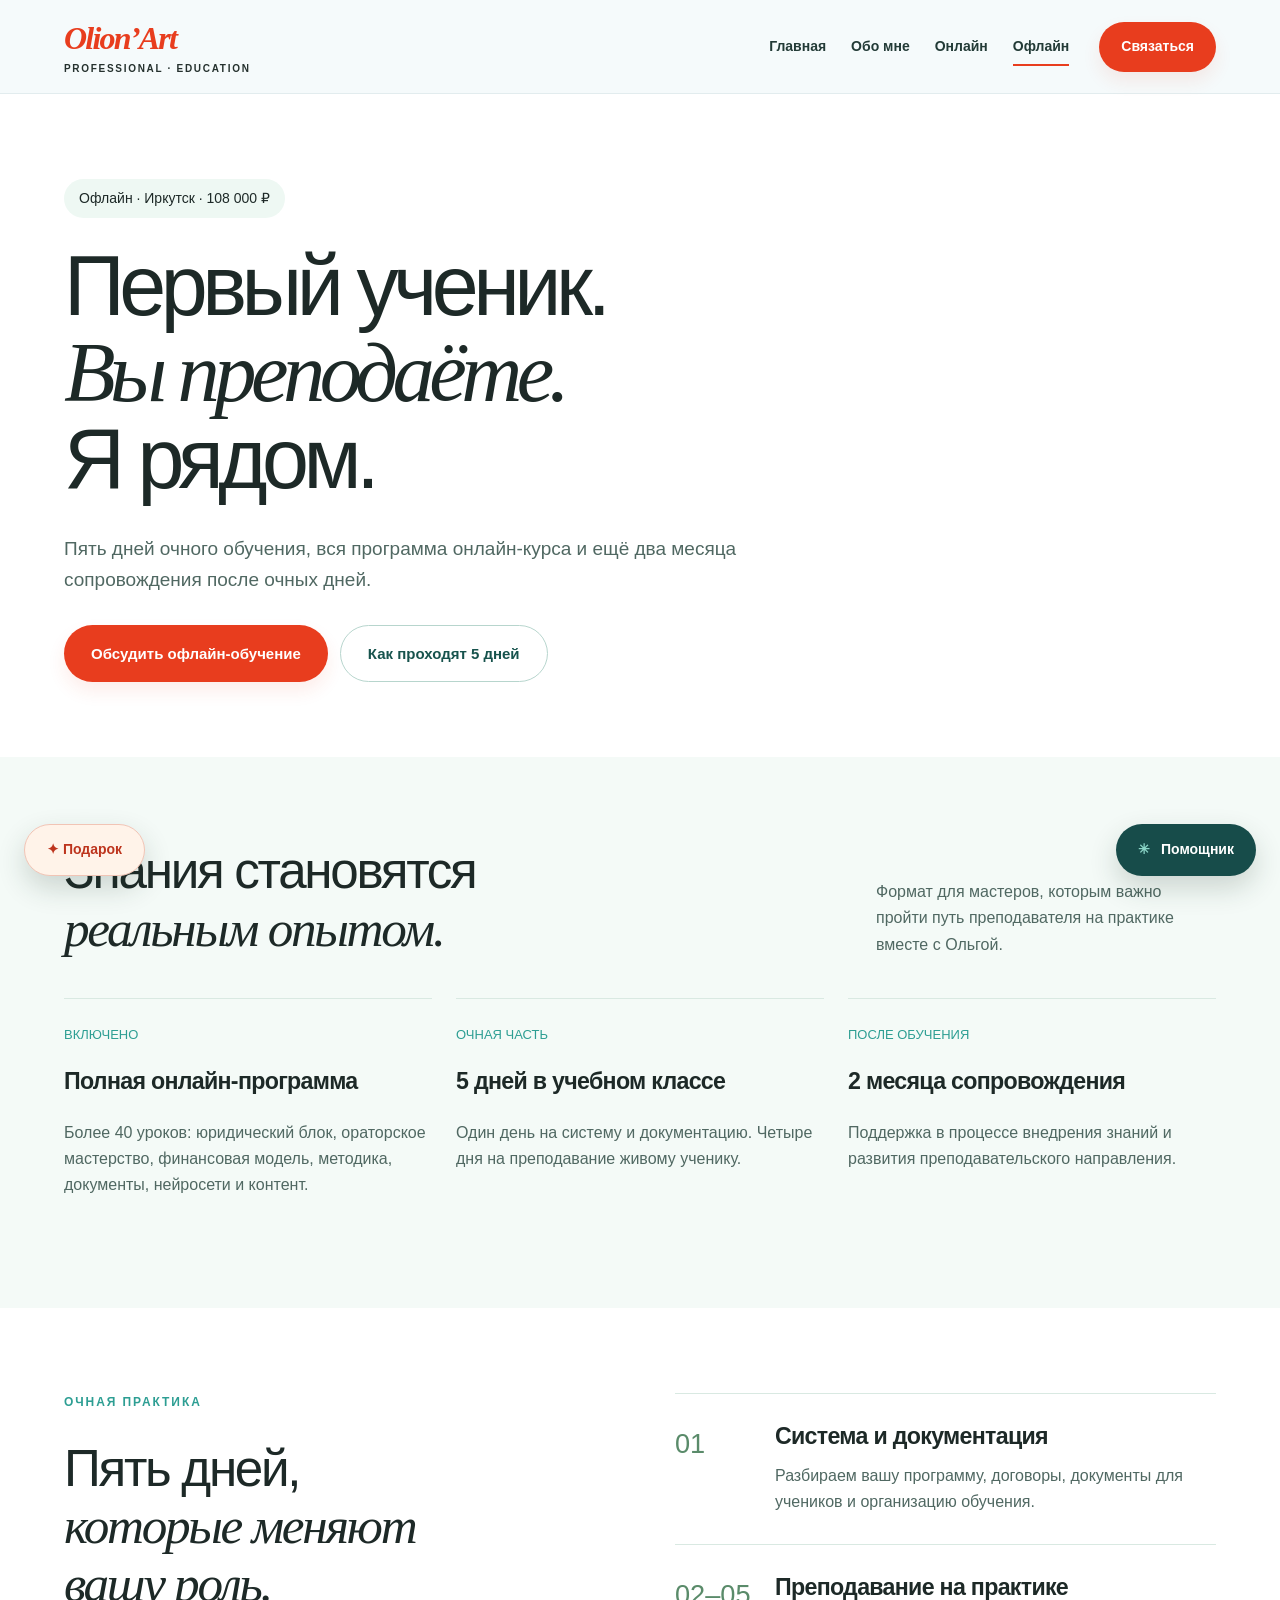
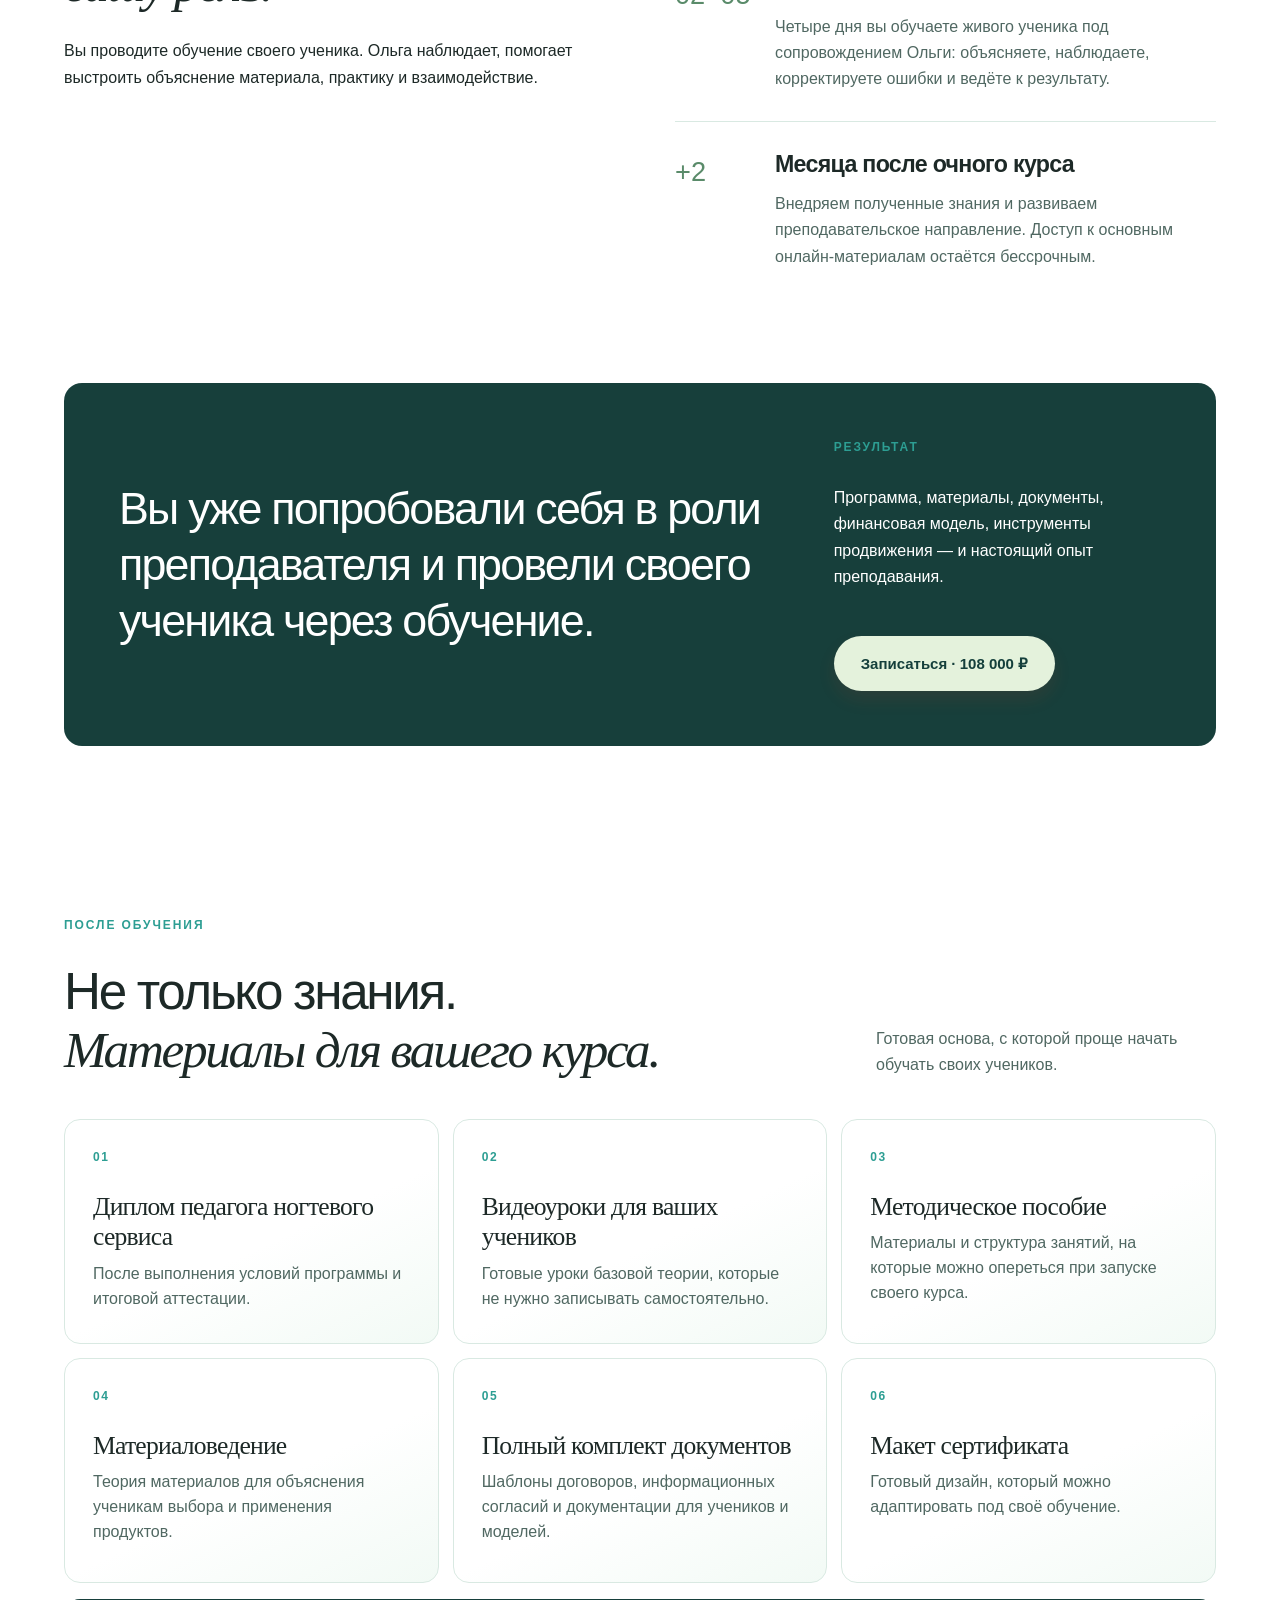
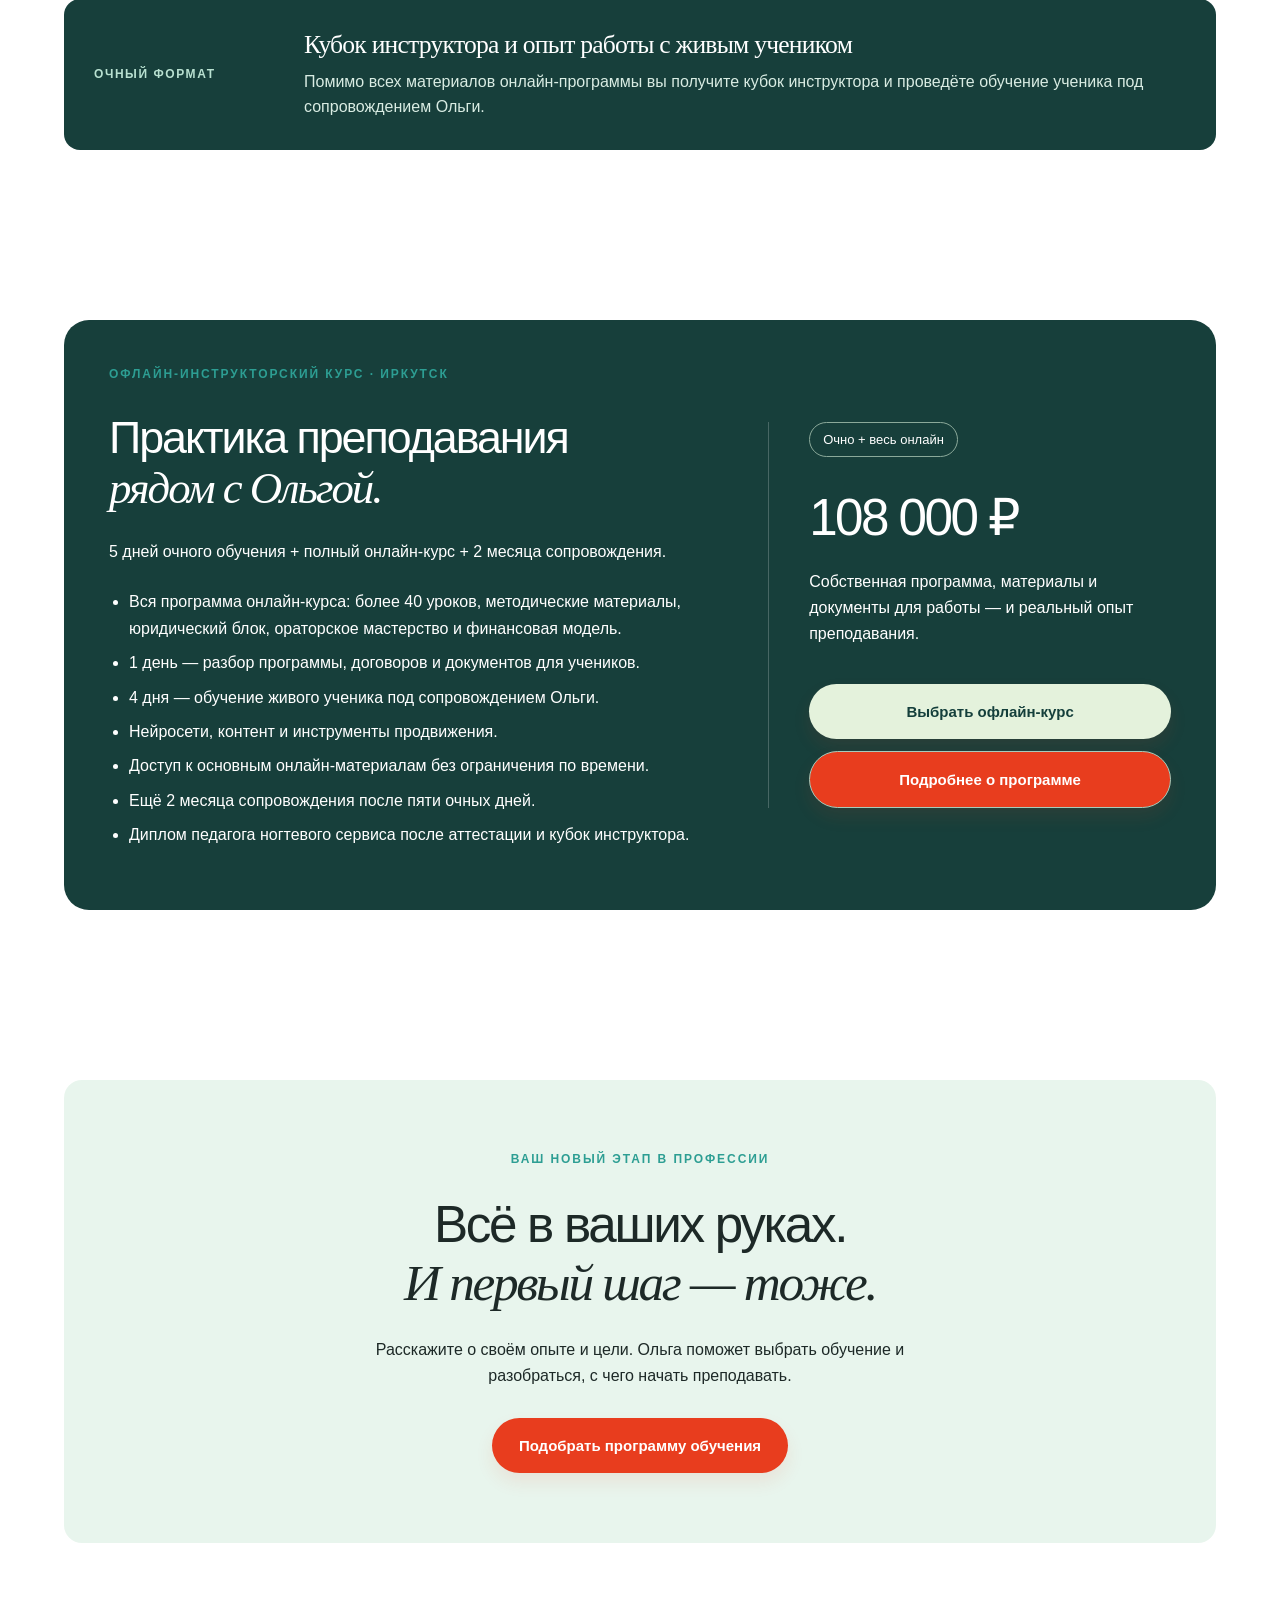
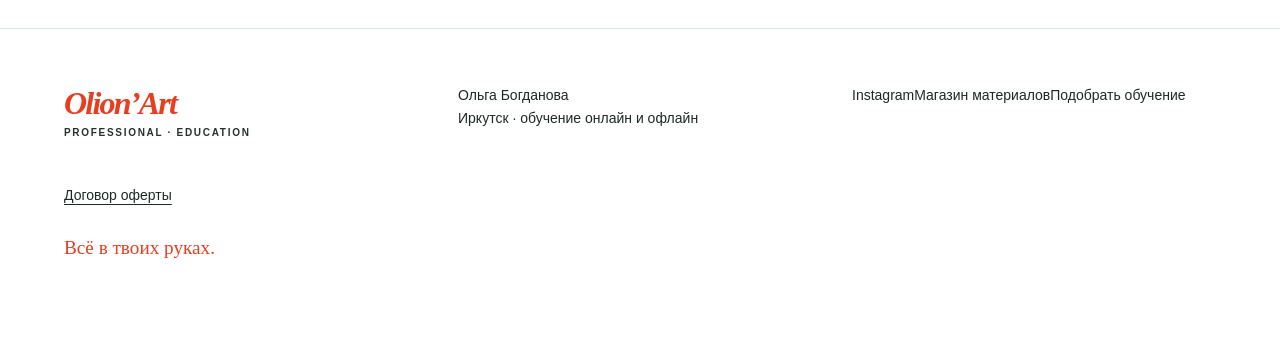
<file: offline/index.html>
<!doctype html><html lang="ru"><head><meta charset="UTF-8"><meta name="viewport" content="width=device-width,initial-scale=1"><title>Офлайн-инструкторский курс — Olion Art Professional</title><meta name="description" content="Инструкторские курсы Ольги Богдановой: онлайн и офлайн. Программа своего курса, методические материалы и практика преподавания."><link rel="stylesheet" href="../style.css"><link rel="icon" type="image/svg+xml" href="data:image/svg+xml,%3Csvg xmlns='http://www.w3.org/2000/svg' viewBox='0 0 40 40'%3E%3Crect width='40' height='40' rx='12' fill='%23e83d1e'/%3E%3Ctext x='20' y='28' text-anchor='middle' fill='%23ffffff' font-size='28' font-family='Georgia'%3EO%3C/text%3E%3C/svg%3E"></head><body><header class="header"><a class="brand" href="../" aria-label="Olion Art Professional, главная">Olion’Art<span>PROFESSIONAL · EDUCATION</span></a><nav aria-label="Основная навигация"><a href="../">Главная</a><a href="../about/">Обо мне</a><a href="../online/">Онлайн</a><a href="../offline/">Офлайн</a></nav><button class="btn small" data-contact>Связаться</button><button class="menu" aria-label="Открыть меню" aria-expanded="false">☰</button></header><main id="main"></main><footer><div class="brand">Olion’Art<span>PROFESSIONAL · EDUCATION</span></div><p>Ольга Богданова<br>Иркутск · обучение онлайн и офлайн</p><div><a href="https://www.instagram.com/olionart_professional/" target="_blank" rel="noopener">Instagram</a><a href="https://olionart.ru" target="_blank" rel="noopener">Магазин материалов</a><button class="textbtn" data-contact>Подобрать обучение</button></div><div class="legal-links"><a href="../offer/">Договор оферты</a></div><p class="footnote">Всё в твоих руках.</p></footer><button class="float gift" data-gift>✦ <span>Подарок</span></button><button class="float assistant" data-assistant><span class="spark">✳</span> Помощник</button><dialog id="contact"><button class="close" aria-label="Закрыть">×</button><span class="eyebrow">ДАВАЙТЕ ПОЗНАКОМИМСЯ</span><h2>Ваш следующий<br>профессиональный шаг.</h2><p>Вы уже работаете мастером или готовы перейти к преподаванию? Напишите Ольге — вместе подберём формат обучения.</p><div class="contact-links"><a class="btn" href="https://t.me/Olga_Olionart" target="_blank" rel="noopener">Написать в Telegram</a><a class="btn outline" href="https://wa.me/79025194231" target="_blank" rel="noopener">Написать в WhatsApp</a><a class="btn outline" href="https://www.instagram.com/olionart_professional/" target="_blank" rel="noopener">Открыть Instagram</a></div><p class="muted">Telegram: @Olga_Olionart<br>WhatsApp: +7 902 519-42-31</p></dialog><dialog id="help"><button class="close" aria-label="Закрыть">×</button><span class="eyebrow">OLION ART · ПОМОЩНИК</span><h2>Разберёмся вместе.</h2><p>Выберите вопрос — расскажу о курсах и помогу сравнить форматы.</p><div id="questions"></div><div id="answer" class="answer" role="status">С чего начнём?</div><button class="btn" data-contact>Обсудить с Ольгой</button></dialog><dialog id="wheelDialog"><button class="close" aria-label="Закрыть">×</button><span class="eyebrow">МАЛЕНЬКИЙ ШАГ К БОЛЬШОЙ ЦЕЛИ</span><h2>Подарок для будущего<br>преподавателя.</h2><p>Три попытки: две без выигрыша, на третьей — один из трёх подарков. Попытки сохраняются в этом браузере.</p><div class="wheel-wrap"><div class="pointer"></div><div id="wheel"><span class="w1">СКИДКА 3%</span><span class="w2">ЕЩЁ РАЗ</span><span class="w3">НЕЙРОСЕТИ</span><span class="w4">ЕЩЁ РАЗ</span><span class="w5">10 ГЕЛЕЙ</span><span class="w6">ЕЩЁ РАЗ</span><div class="hub">O</div></div></div><button id="spin" class="btn">Крутить колесо</button><p id="wheelStatus" role="status"></p><div id="bonus"></div></dialog><script src="../app.js"></script></body></html>
</file>
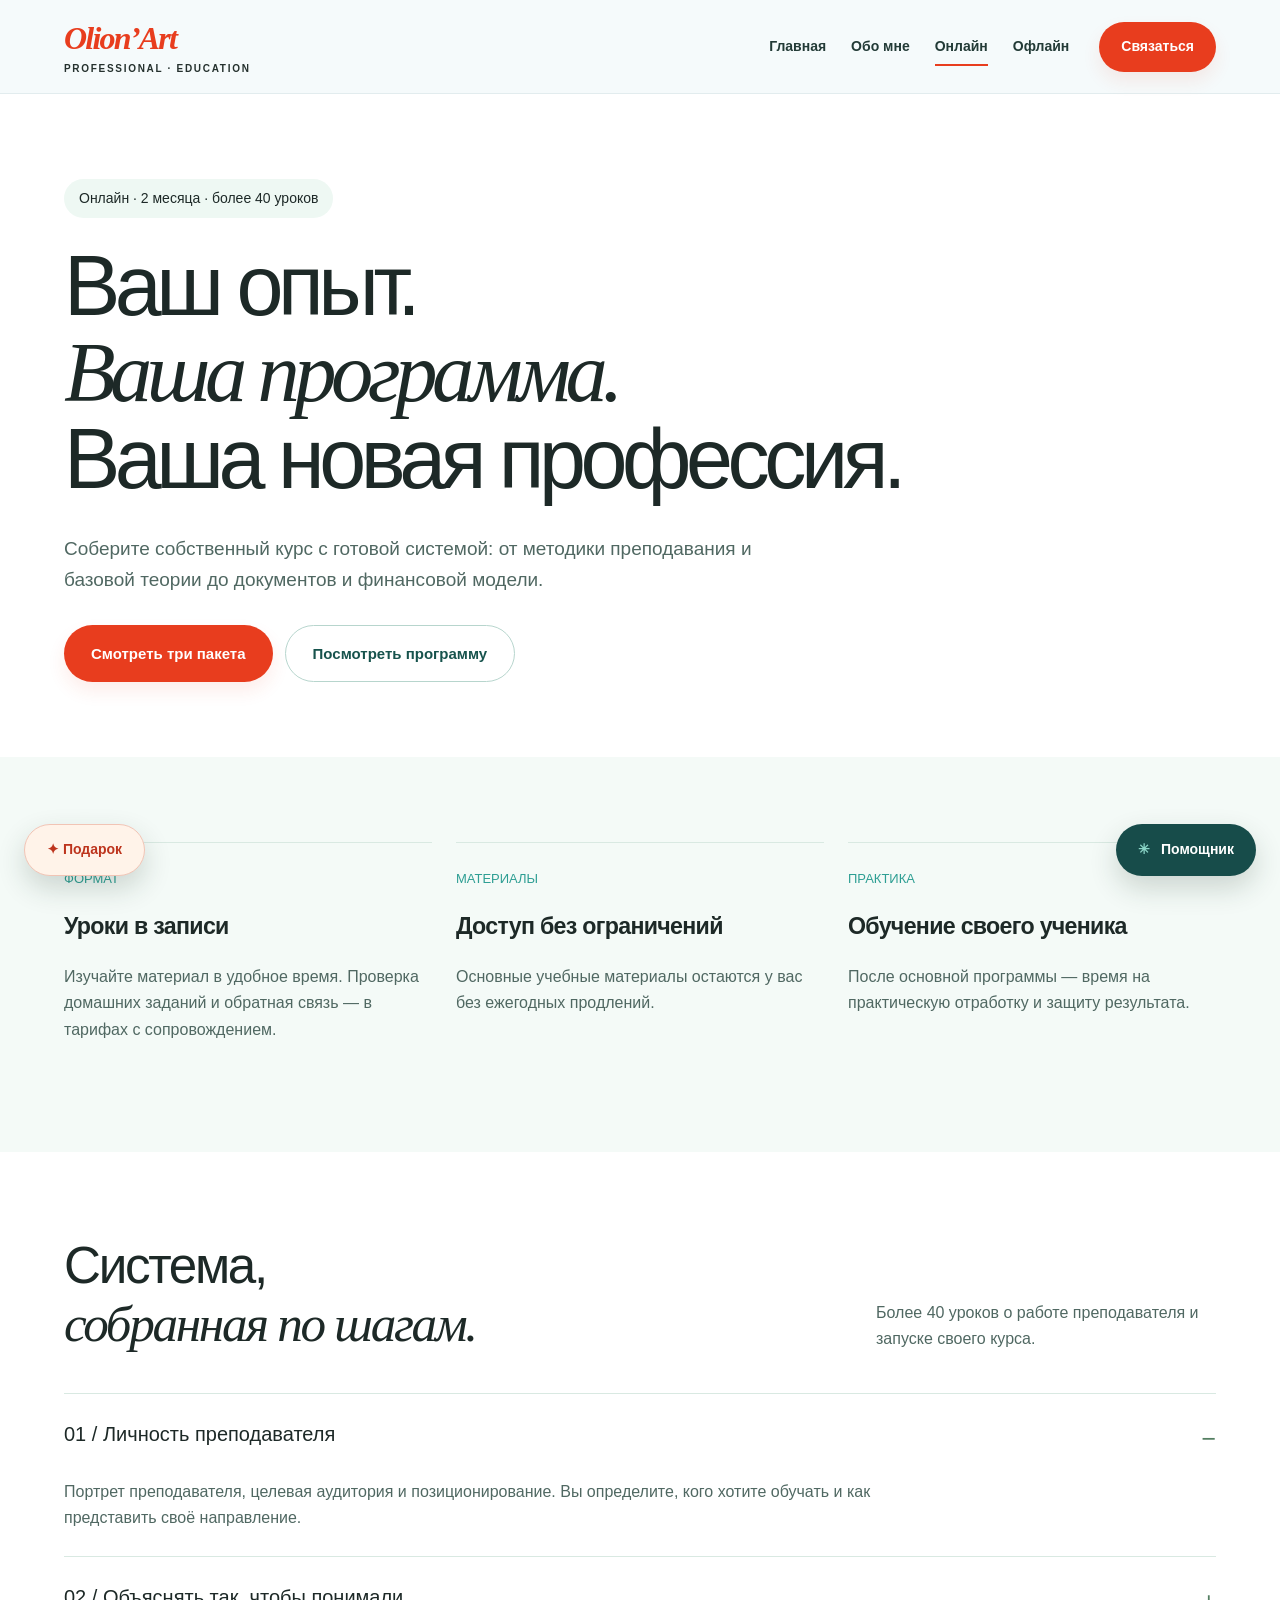
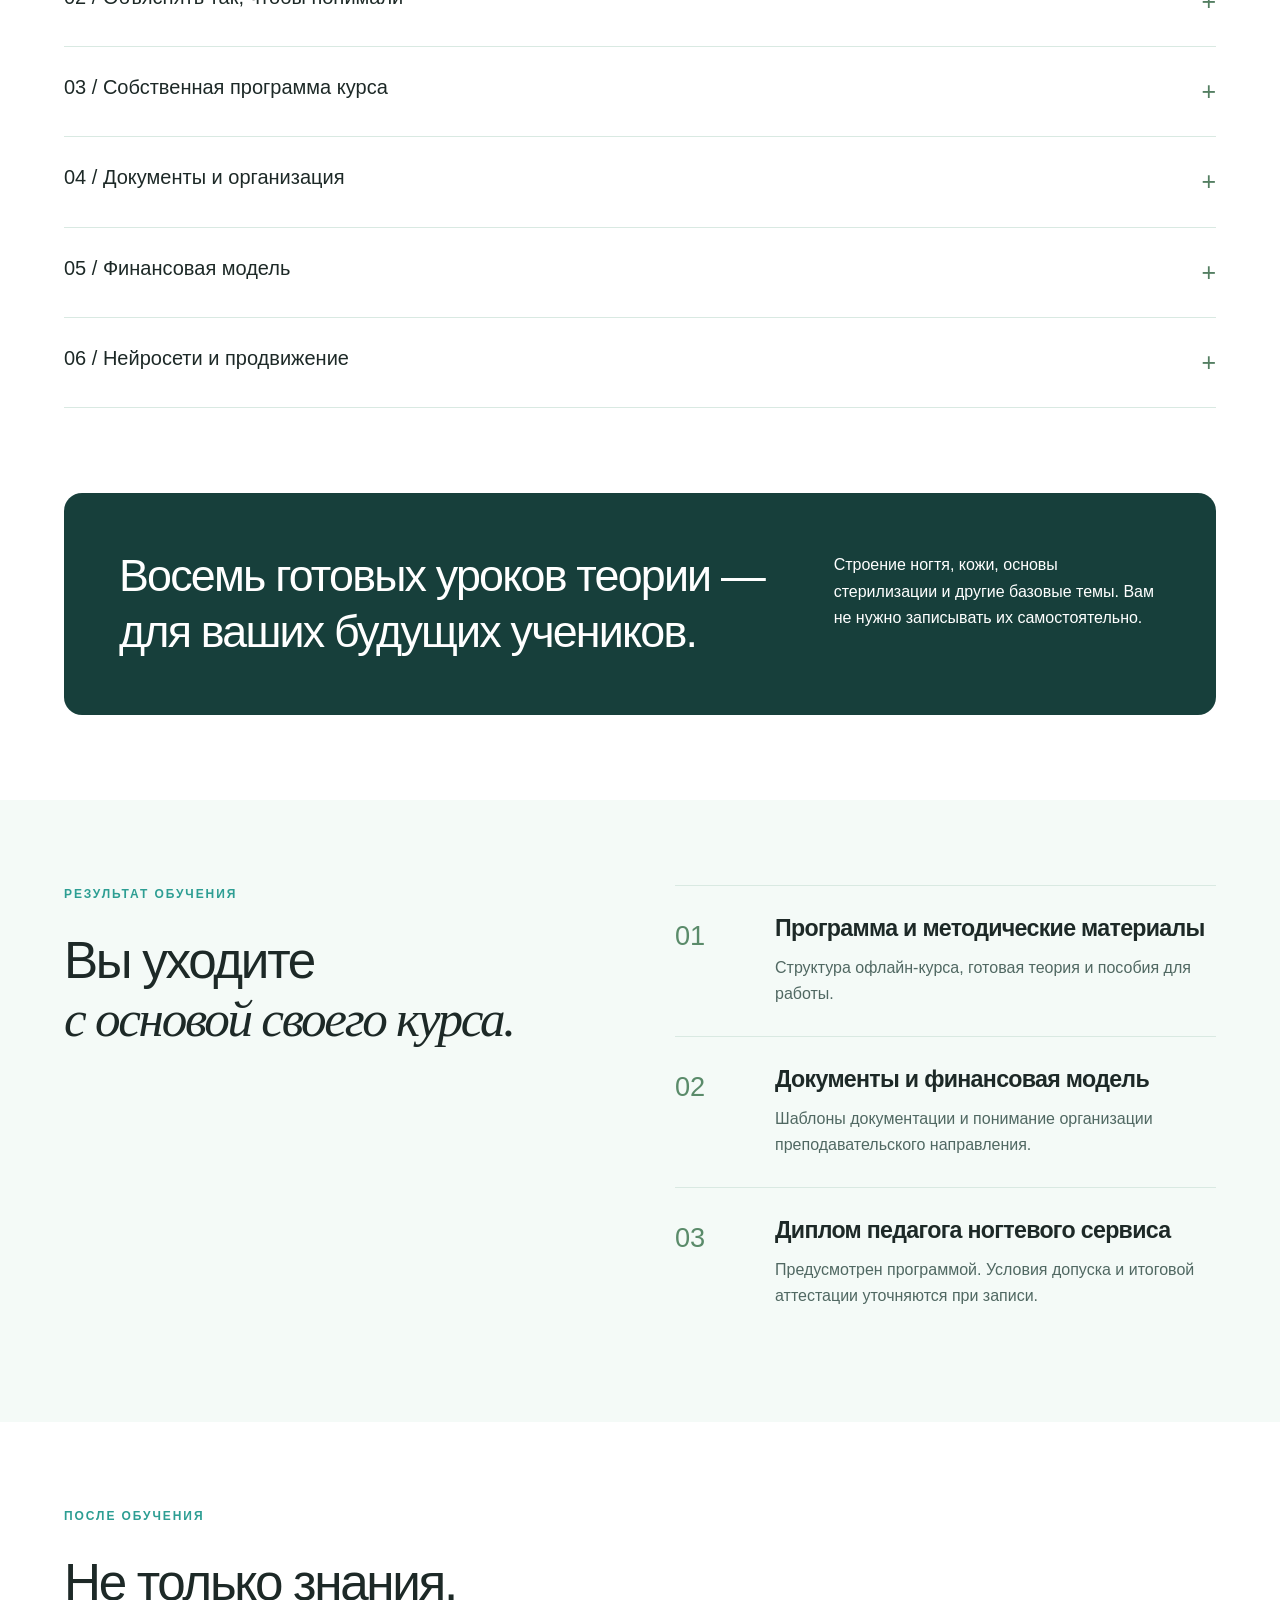
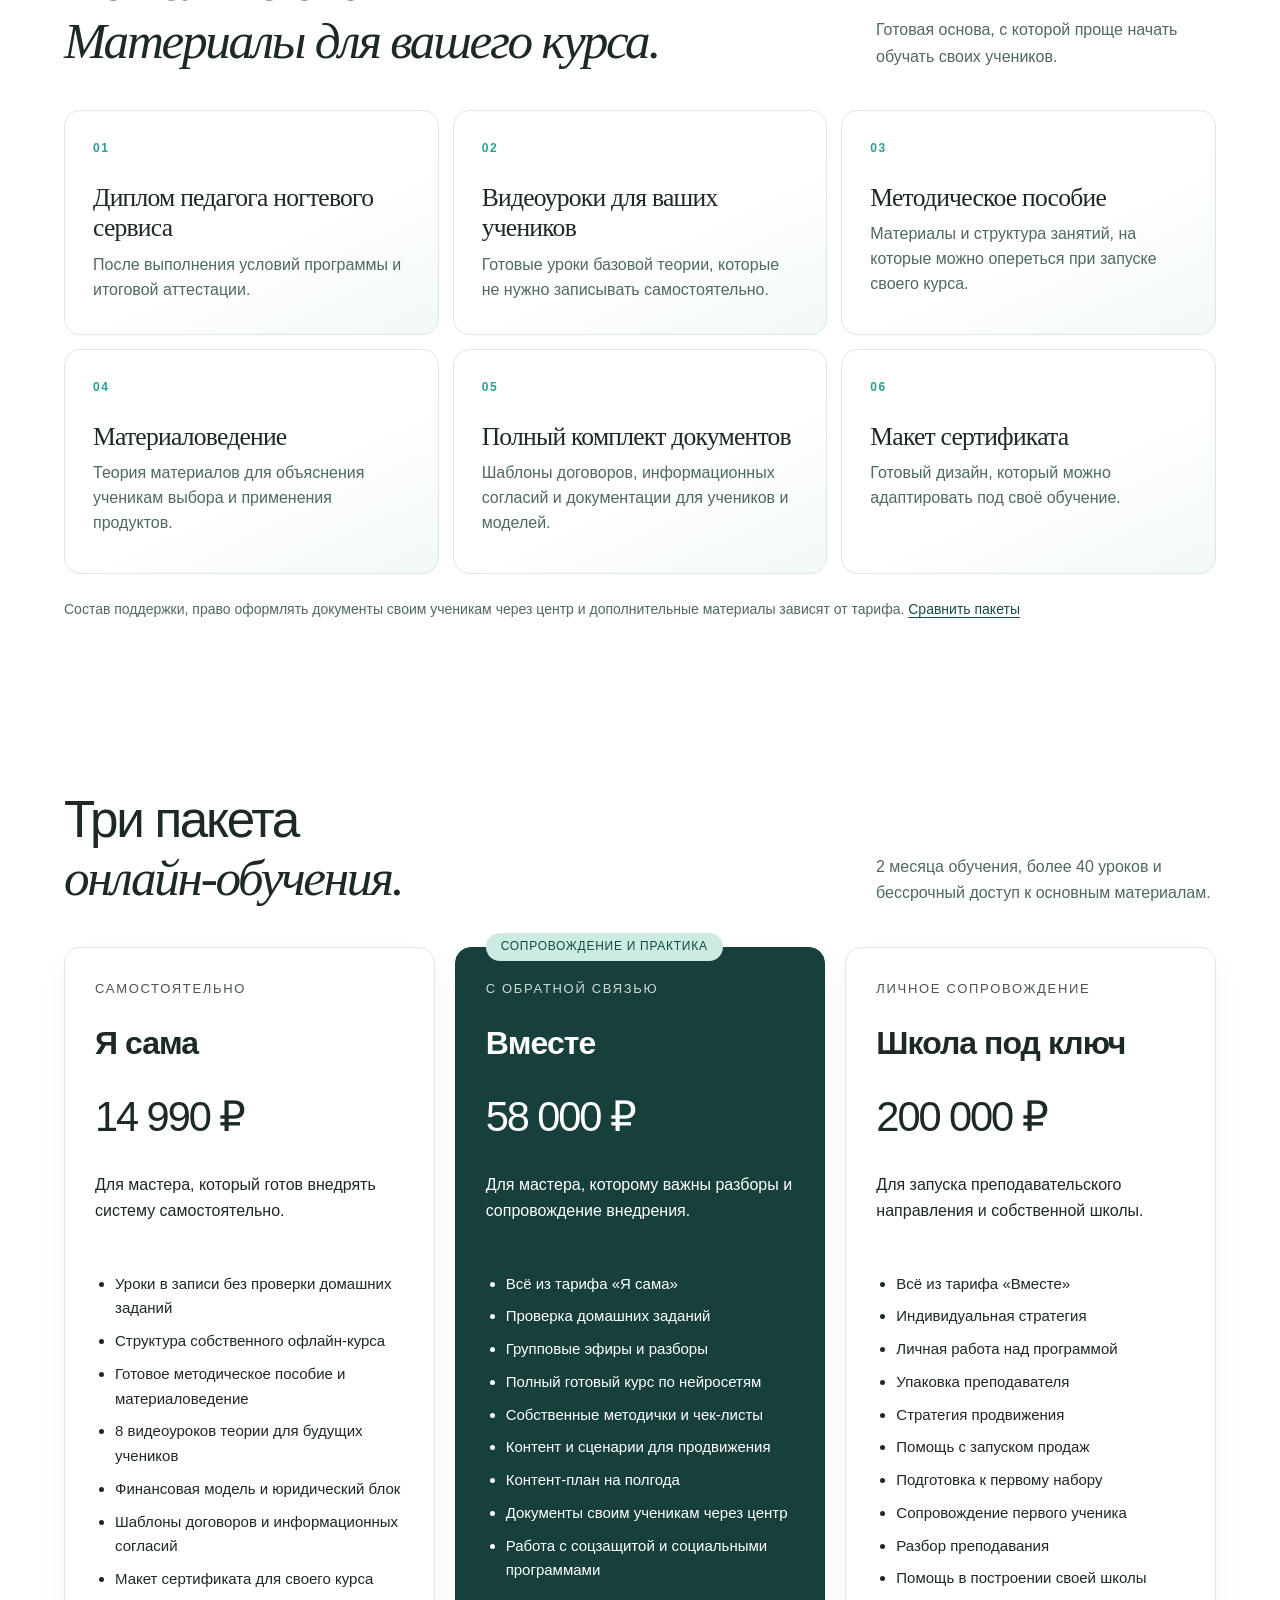
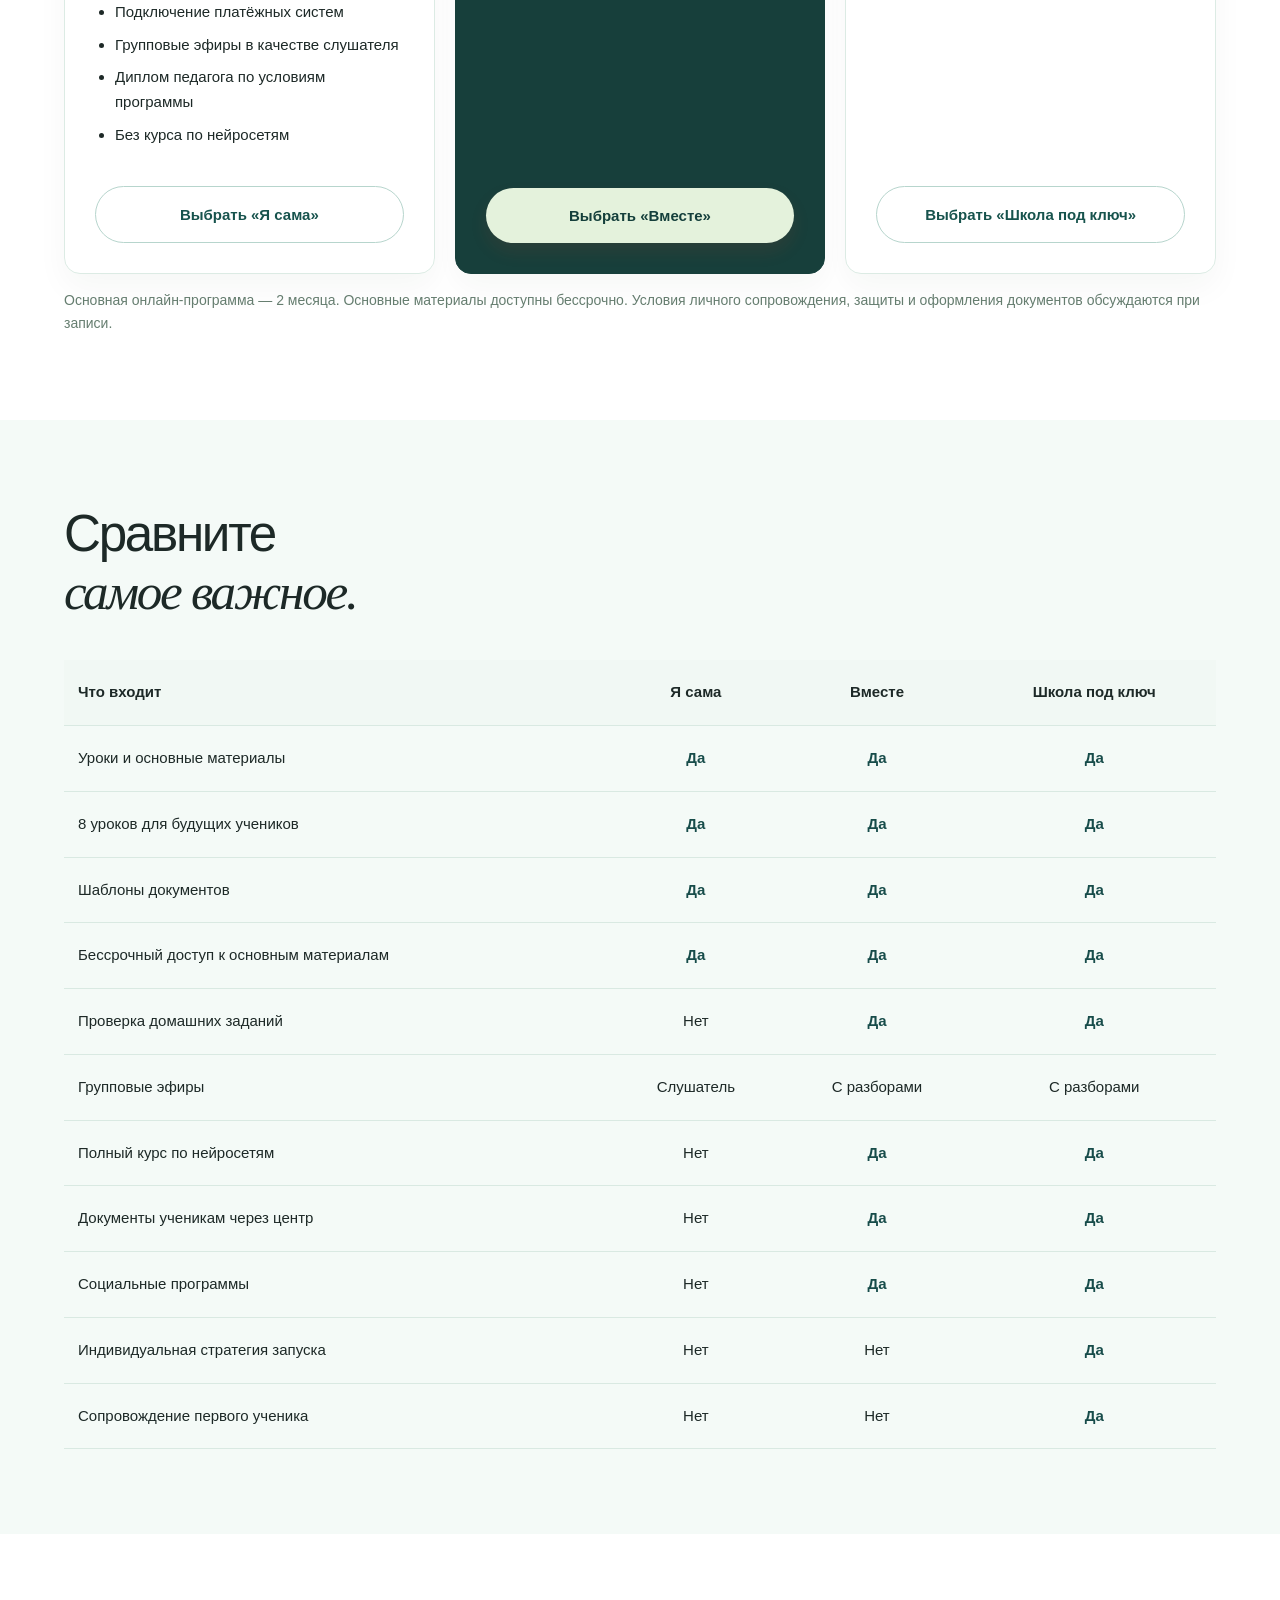
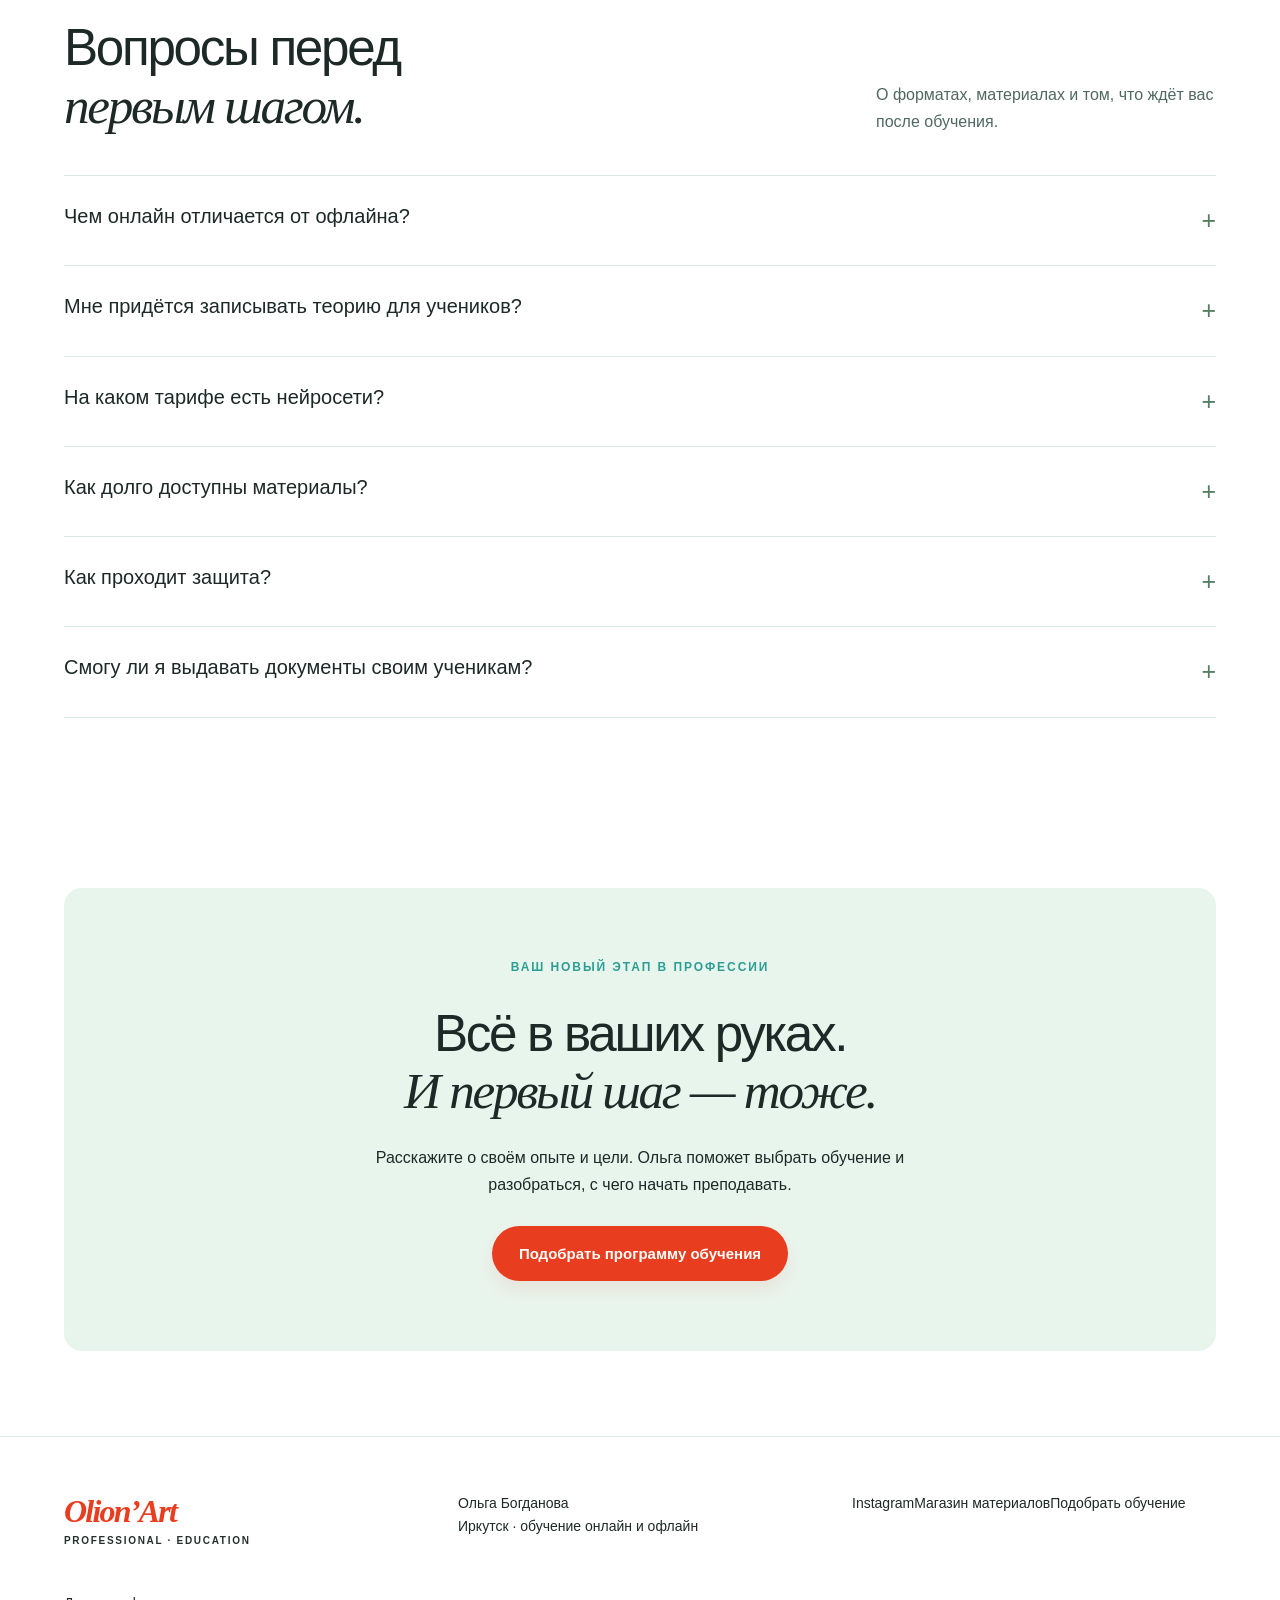
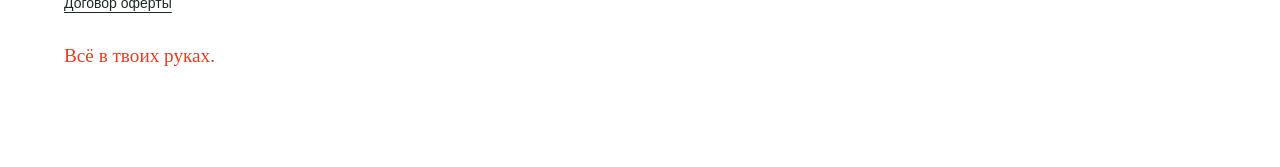
<file: online/index.html>
<!doctype html><html lang="ru"><head><meta charset="UTF-8"><meta name="viewport" content="width=device-width,initial-scale=1"><title>Онлайн-инструкторский курс — Olion Art Professional</title><meta name="description" content="Инструкторские курсы Ольги Богдановой: онлайн и офлайн. Программа своего курса, методические материалы и практика преподавания."><link rel="stylesheet" href="../style.css"><link rel="icon" type="image/svg+xml" href="data:image/svg+xml,%3Csvg xmlns='http://www.w3.org/2000/svg' viewBox='0 0 40 40'%3E%3Crect width='40' height='40' rx='12' fill='%23e83d1e'/%3E%3Ctext x='20' y='28' text-anchor='middle' fill='%23ffffff' font-size='28' font-family='Georgia'%3EO%3C/text%3E%3C/svg%3E"></head><body><header class="header"><a class="brand" href="../" aria-label="Olion Art Professional, главная">Olion’Art<span>PROFESSIONAL · EDUCATION</span></a><nav aria-label="Основная навигация"><a href="../">Главная</a><a href="../about/">Обо мне</a><a href="../online/">Онлайн</a><a href="../offline/">Офлайн</a></nav><button class="btn small" data-contact>Связаться</button><button class="menu" aria-label="Открыть меню" aria-expanded="false">☰</button></header><main id="main"></main><footer><div class="brand">Olion’Art<span>PROFESSIONAL · EDUCATION</span></div><p>Ольга Богданова<br>Иркутск · обучение онлайн и офлайн</p><div><a href="https://www.instagram.com/olionart_professional/" target="_blank" rel="noopener">Instagram</a><a href="https://olionart.ru" target="_blank" rel="noopener">Магазин материалов</a><button class="textbtn" data-contact>Подобрать обучение</button></div><div class="legal-links"><a href="../offer/">Договор оферты</a></div><p class="footnote">Всё в твоих руках.</p></footer><button class="float gift" data-gift>✦ <span>Подарок</span></button><button class="float assistant" data-assistant><span class="spark">✳</span> Помощник</button><dialog id="contact"><button class="close" aria-label="Закрыть">×</button><span class="eyebrow">ДАВАЙТЕ ПОЗНАКОМИМСЯ</span><h2>Ваш следующий<br>профессиональный шаг.</h2><p>Вы уже работаете мастером или готовы перейти к преподаванию? Напишите Ольге — вместе подберём формат обучения.</p><div class="contact-links"><a class="btn" href="https://t.me/Olga_Olionart" target="_blank" rel="noopener">Написать в Telegram</a><a class="btn outline" href="https://wa.me/79025194231" target="_blank" rel="noopener">Написать в WhatsApp</a><a class="btn outline" href="https://www.instagram.com/olionart_professional/" target="_blank" rel="noopener">Открыть Instagram</a></div><p class="muted">Telegram: @Olga_Olionart<br>WhatsApp: +7 902 519-42-31</p></dialog><dialog id="help"><button class="close" aria-label="Закрыть">×</button><span class="eyebrow">OLION ART · ПОМОЩНИК</span><h2>Разберёмся вместе.</h2><p>Выберите вопрос — расскажу о курсах и помогу сравнить форматы.</p><div id="questions"></div><div id="answer" class="answer" role="status">С чего начнём?</div><button class="btn" data-contact>Обсудить с Ольгой</button></dialog><dialog id="wheelDialog"><button class="close" aria-label="Закрыть">×</button><span class="eyebrow">МАЛЕНЬКИЙ ШАГ К БОЛЬШОЙ ЦЕЛИ</span><h2>Подарок для будущего<br>преподавателя.</h2><p>Три попытки: две без выигрыша, на третьей — один из трёх подарков. Попытки сохраняются в этом браузере.</p><div class="wheel-wrap"><div class="pointer"></div><div id="wheel"><span class="w1">СКИДКА 3%</span><span class="w2">ЕЩЁ РАЗ</span><span class="w3">НЕЙРОСЕТИ</span><span class="w4">ЕЩЁ РАЗ</span><span class="w5">10 ГЕЛЕЙ</span><span class="w6">ЕЩЁ РАЗ</span><div class="hub">O</div></div></div><button id="spin" class="btn">Крутить колесо</button><p id="wheelStatus" role="status"></p><div id="bonus"></div></dialog><script src="../app.js"></script></body></html>
</file>
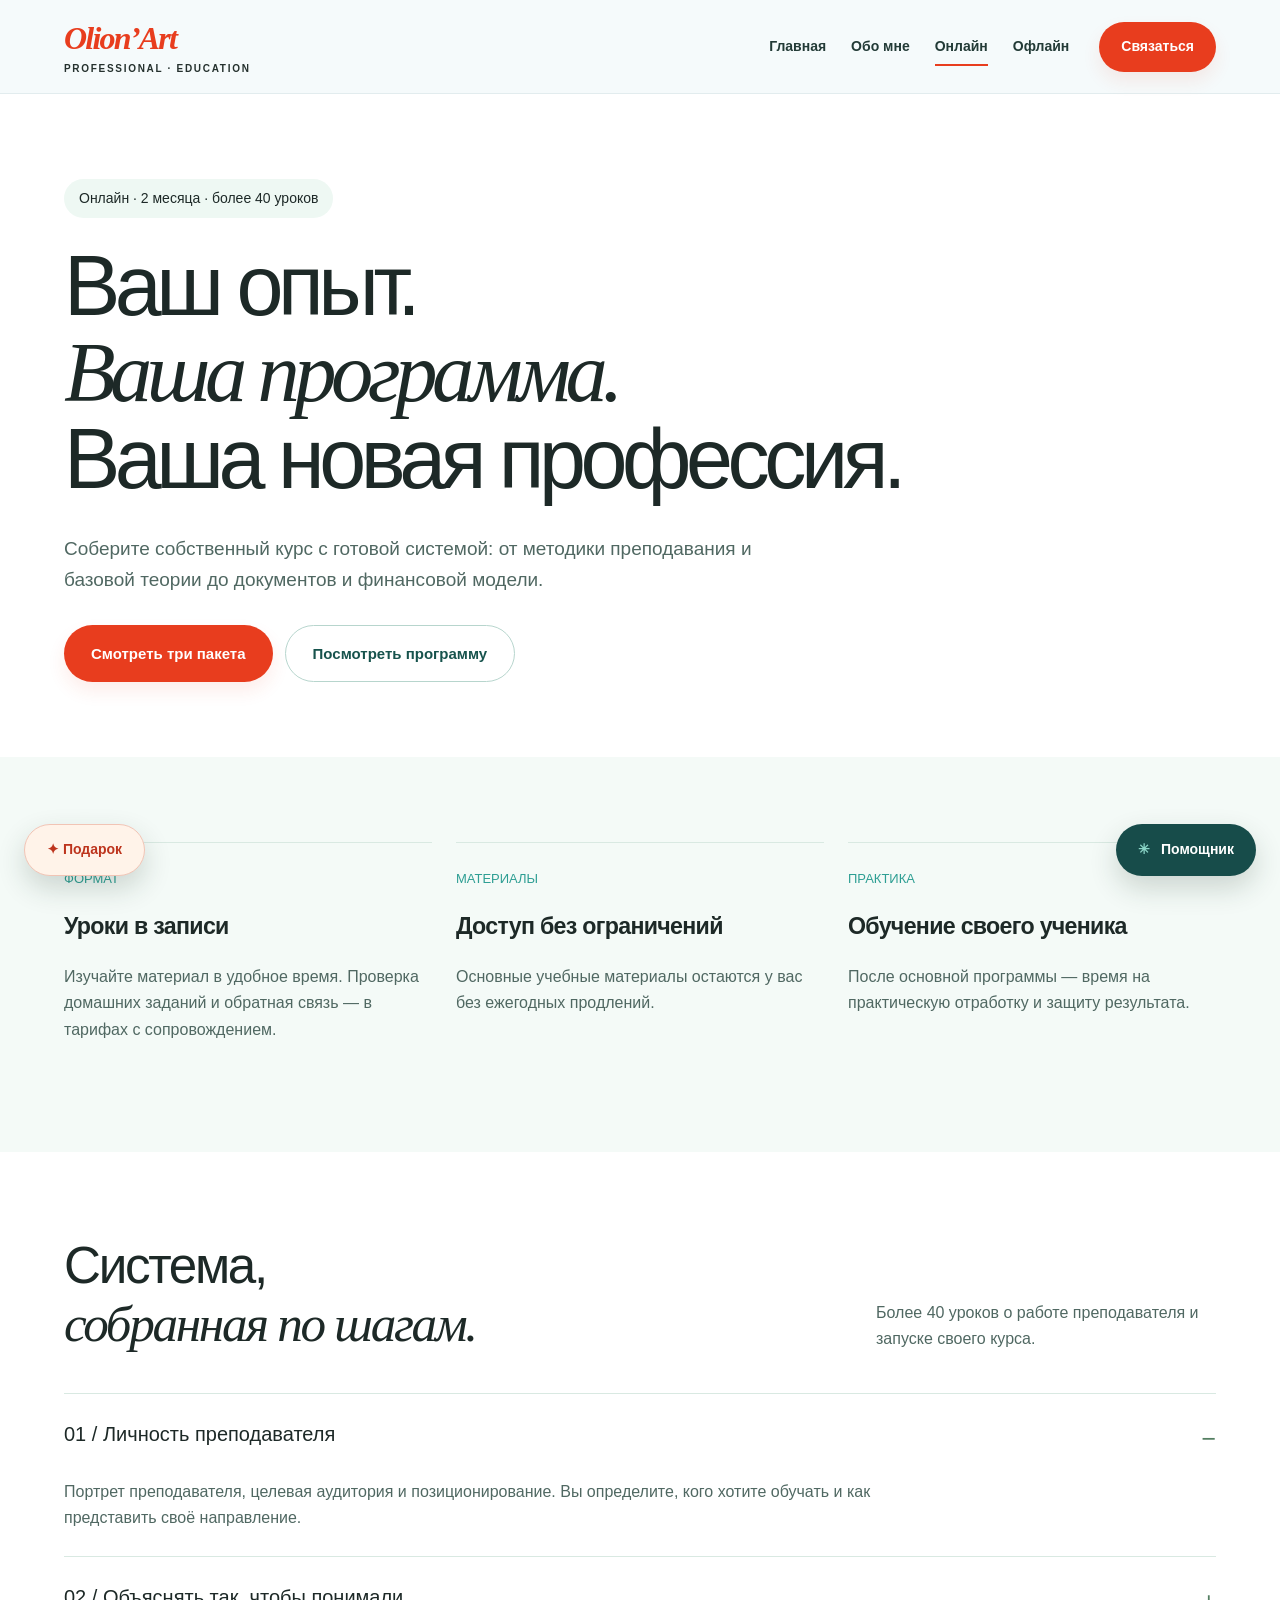
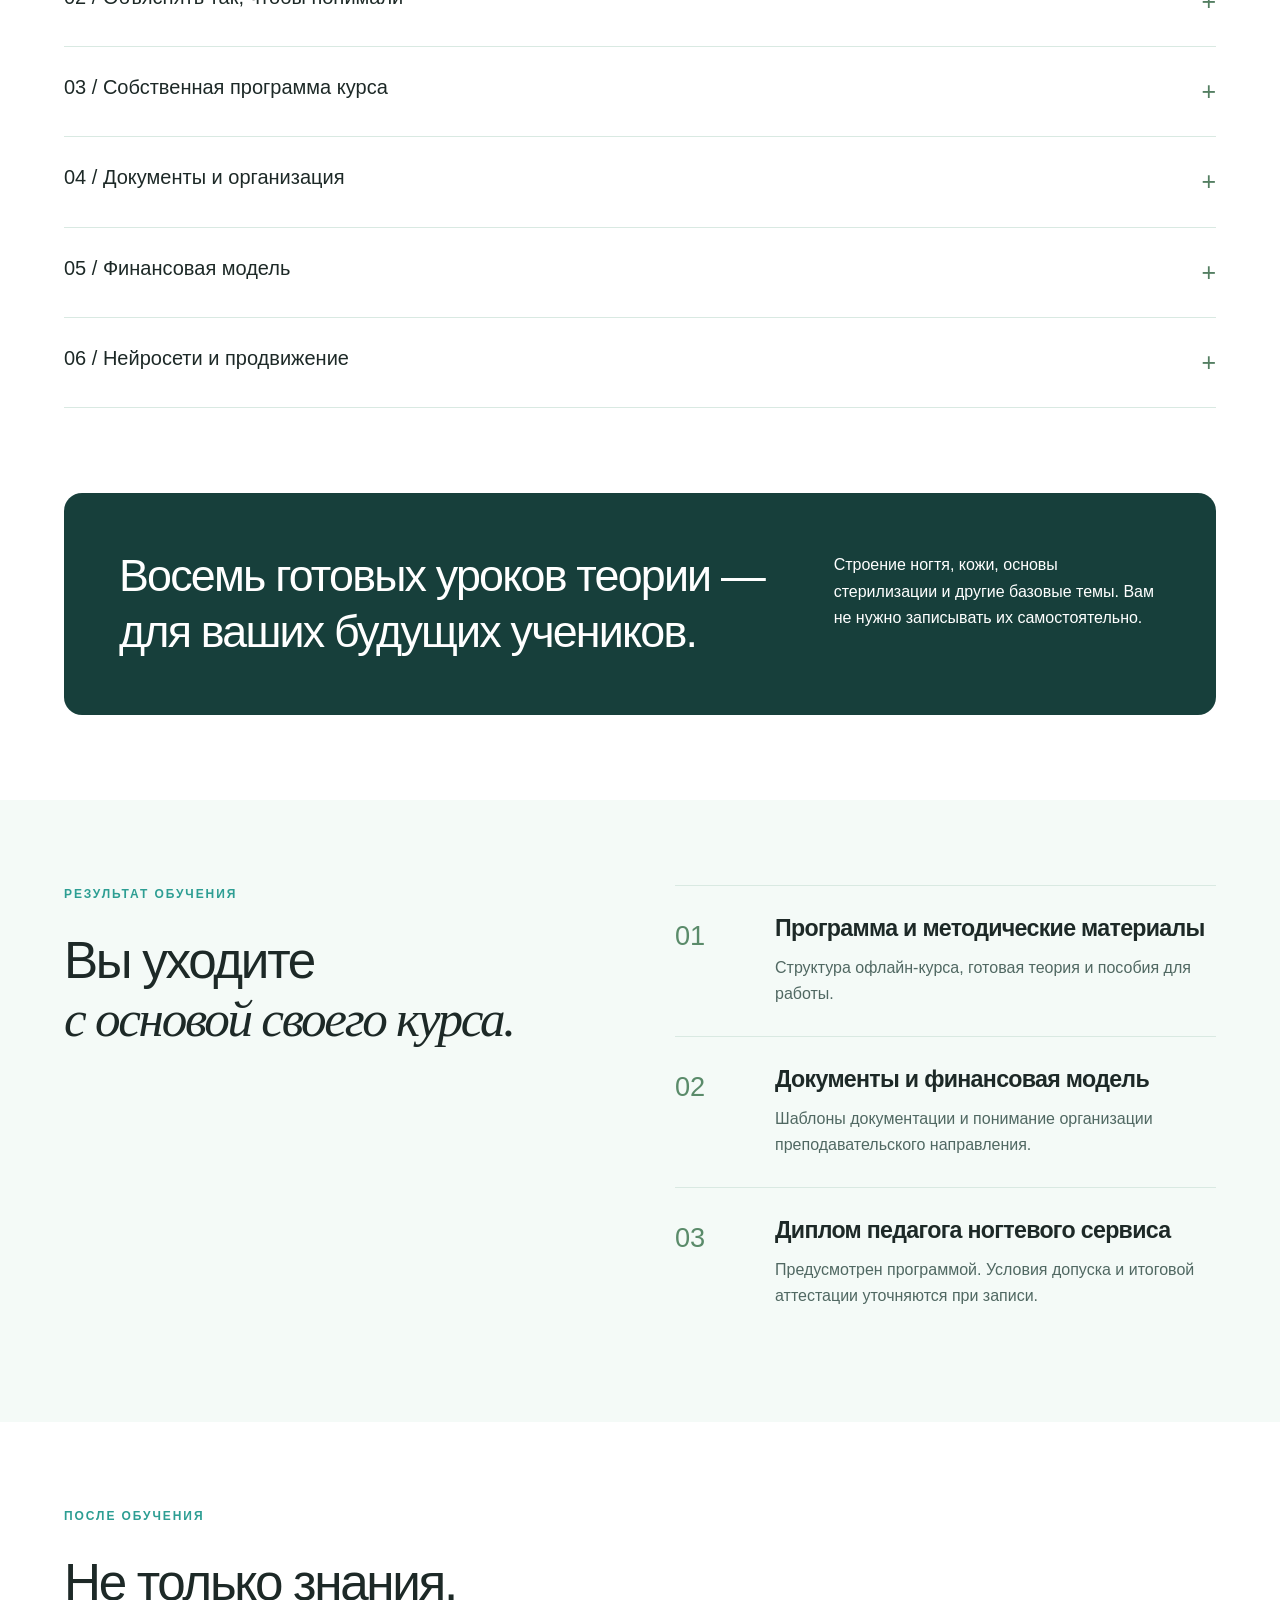
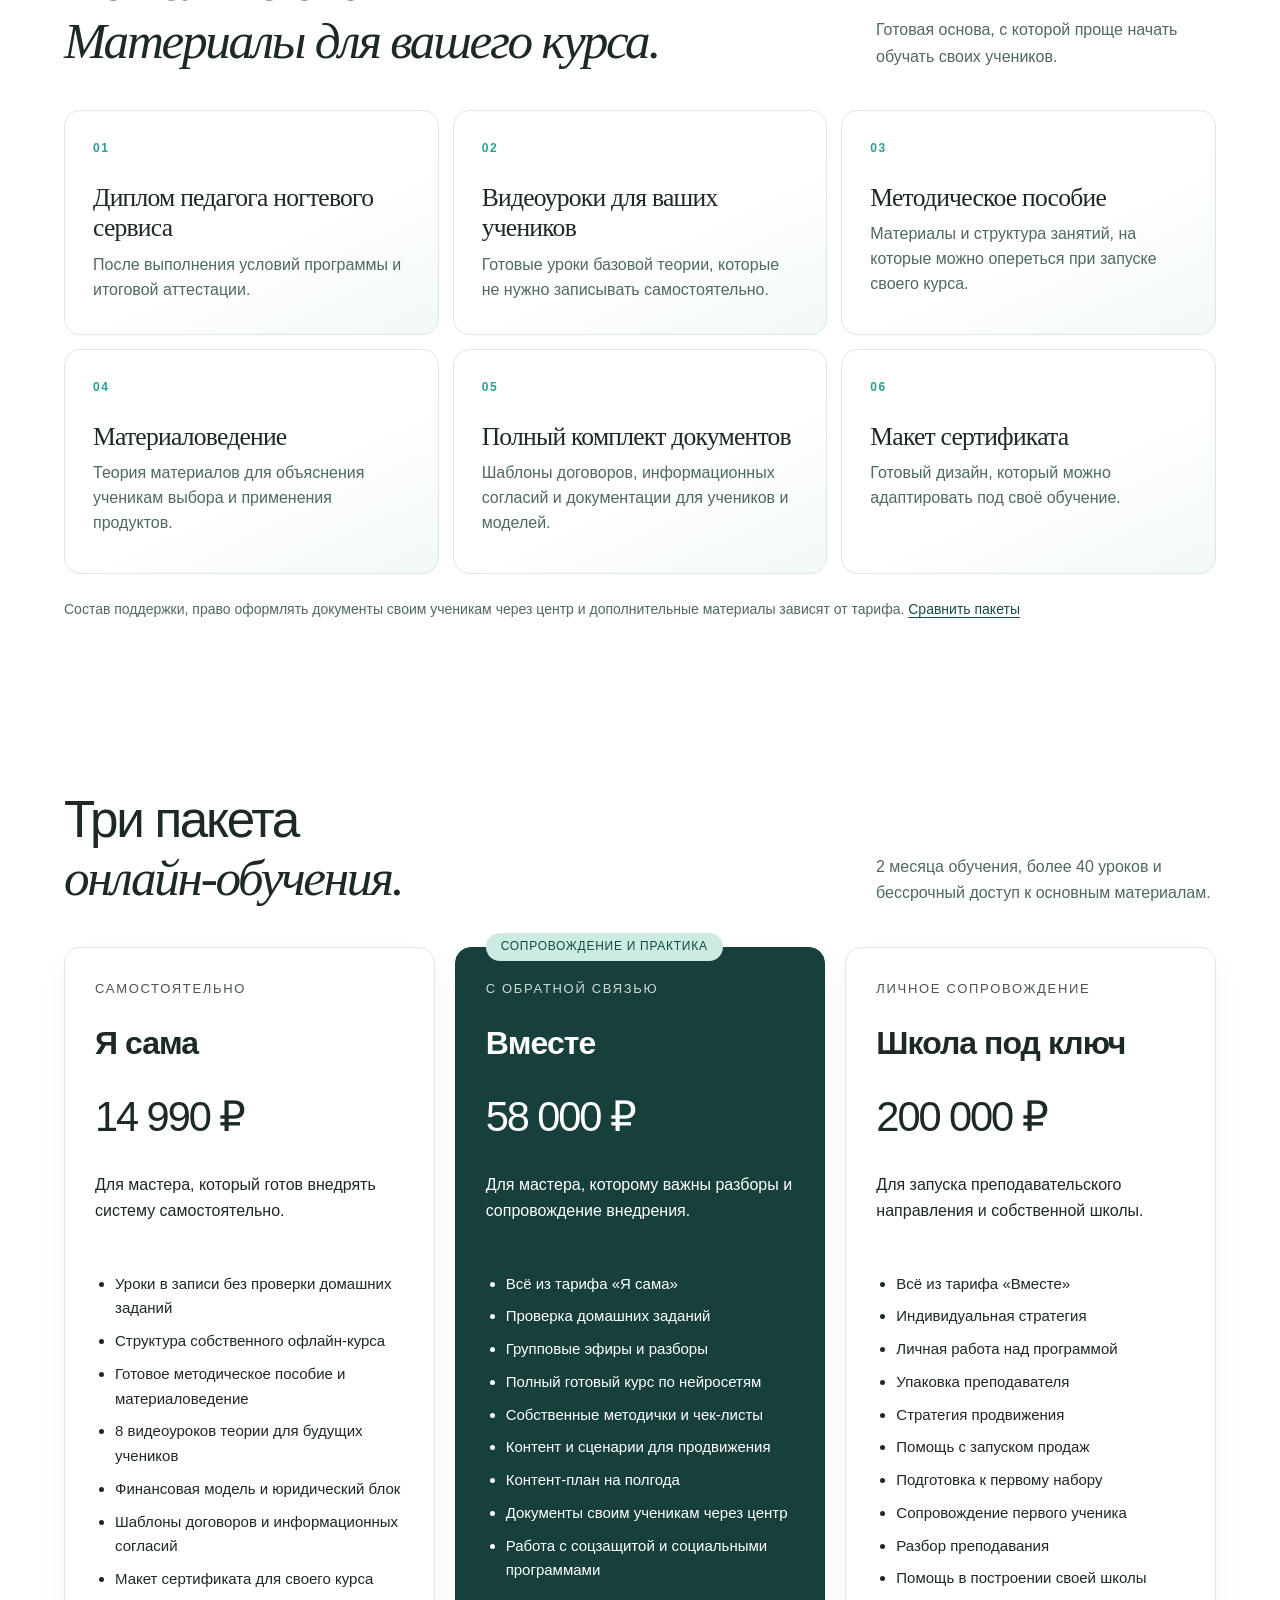
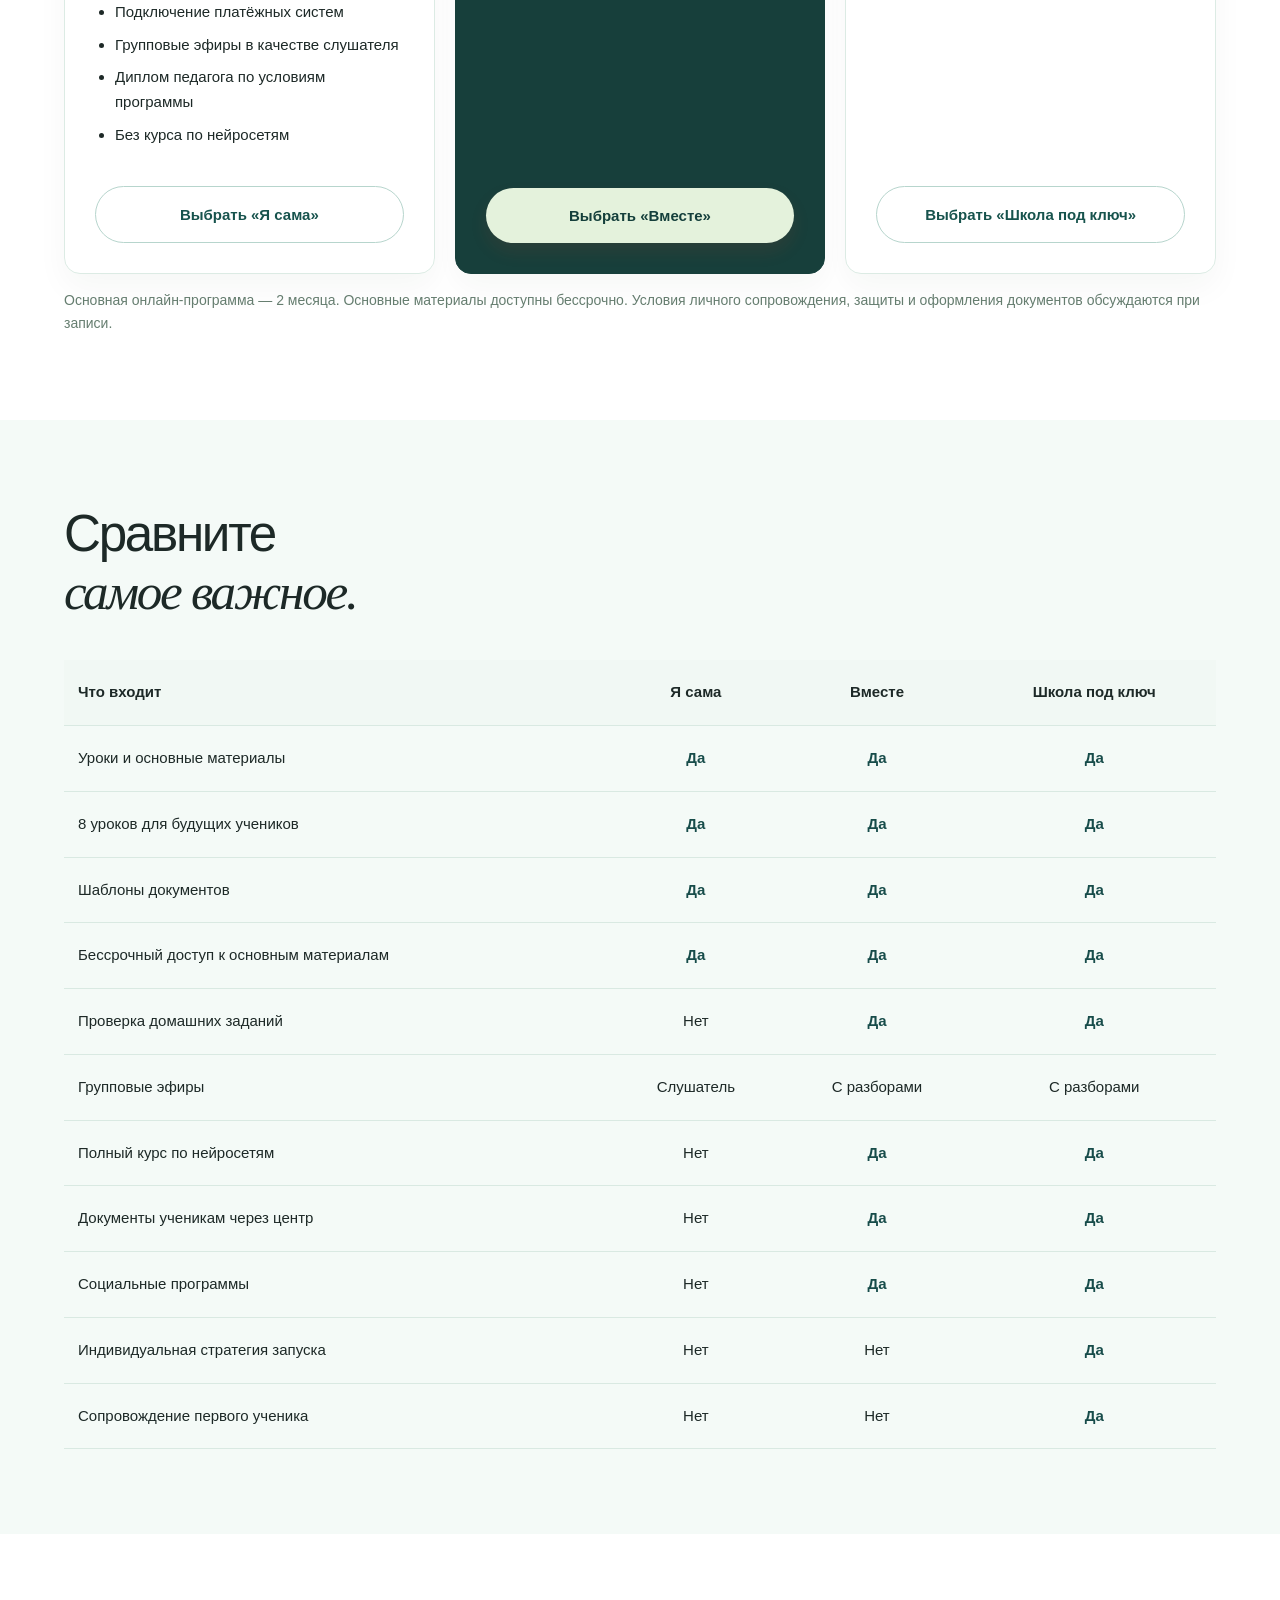
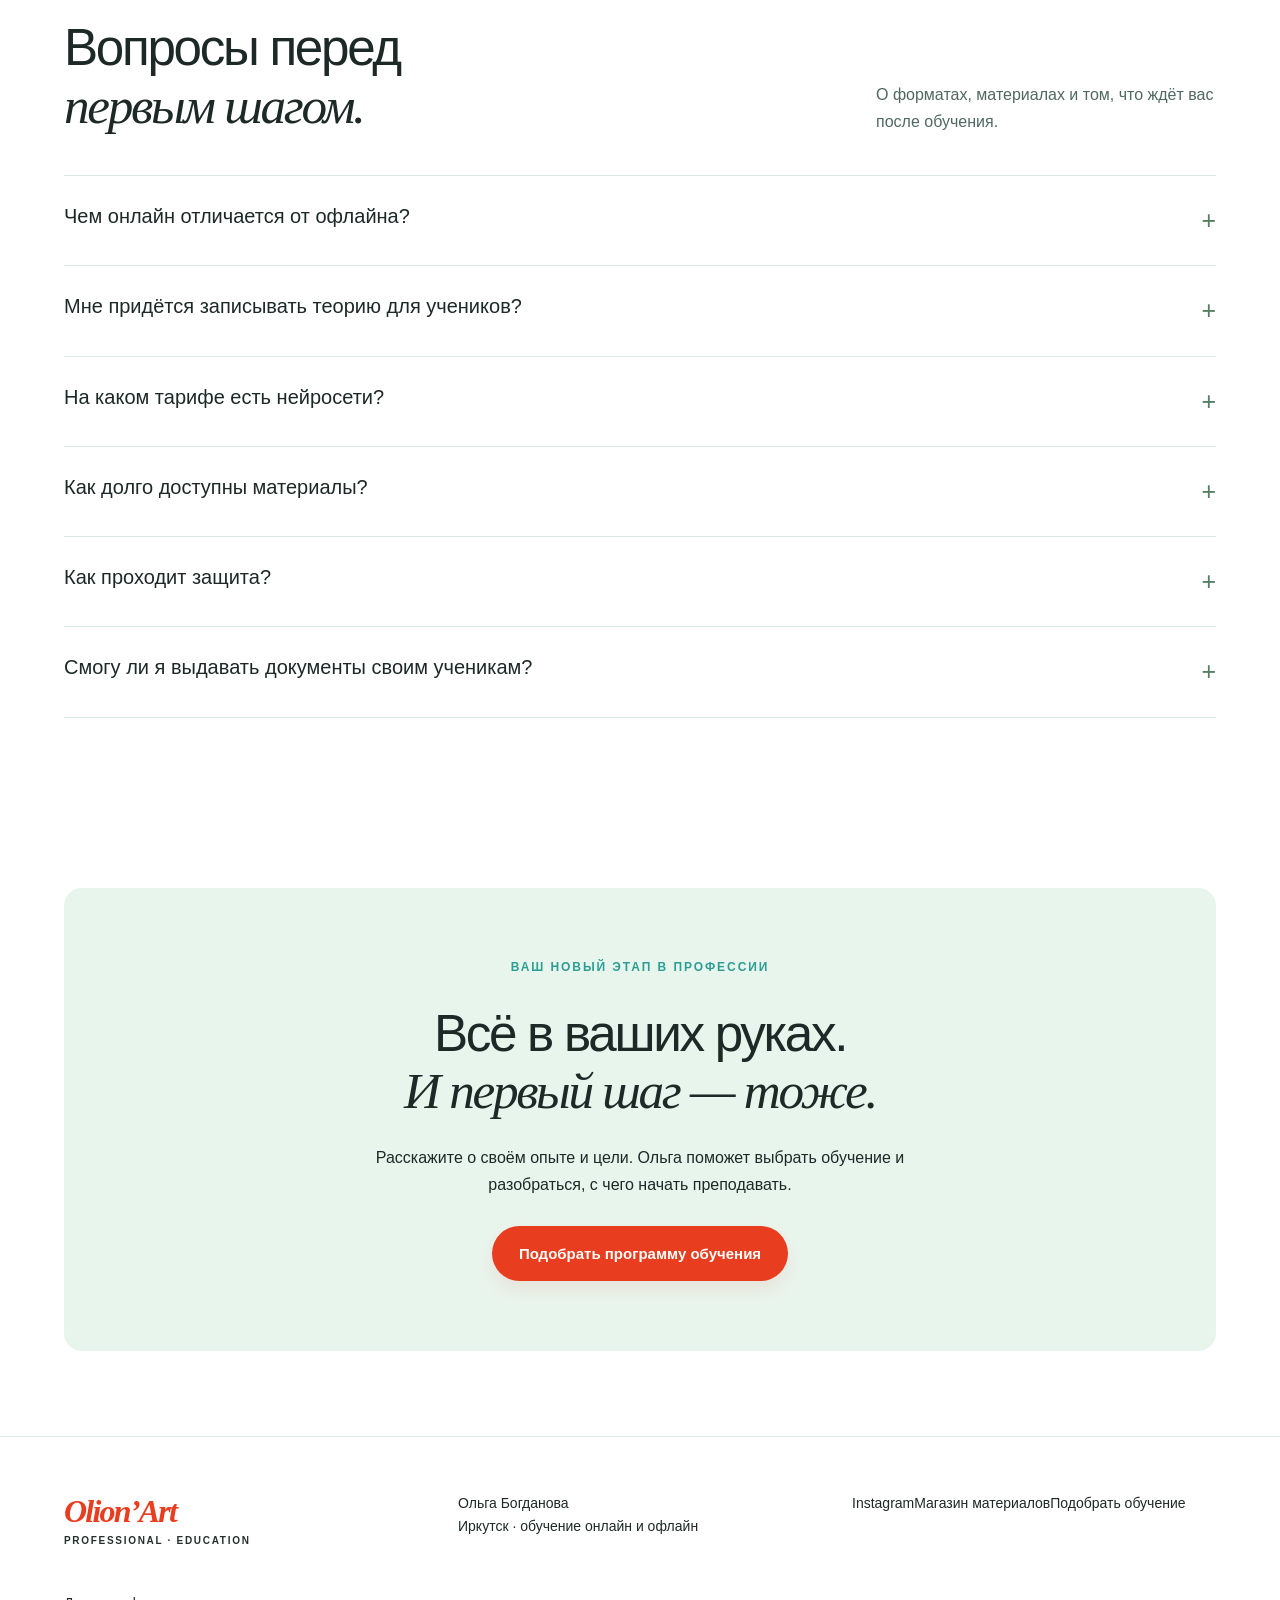
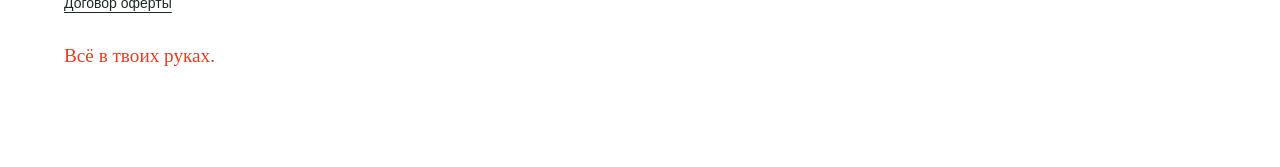
<file: pricing/index.html>
<!doctype html><html lang="ru"><head><meta charset="utf-8"><meta name="viewport" content="width=device-width,initial-scale=1"><meta http-equiv="refresh" content="0;url=../online/#packages"><title>Онлайн-пакеты — Olion Art Professional</title><link rel="canonical" href="../online/"></head><body><p><a href="../online/#packages">Перейти к пакетам онлайн-обучения</a></p><script>location.replace("../online/#packages")</script></body></html>
</file>
<file: style.css>
:root{--ink:#113b30;--green:#07503d;--lime:#cbf68c;--light:#f1f8f3;--line:#dce8df;--white:#fff}*{box-sizing:border-box}html{scroll-behavior:smooth}body{margin:0;background:var(--white);color:var(--ink);font-family:Arial,Helvetica,sans-serif;font-size:16px;line-height:1.65}button,a,input{touch-action:manipulation}a{color:inherit;text-decoration:none}button{font:inherit;cursor:pointer}button:disabled{opacity:.5;cursor:default}button:focus-visible,a:focus-visible,summary:focus-visible{outline:3px solid #559b1f;outline-offset:5px}h1,h2,h3,p{margin-top:0}h1{font-size:clamp(3.2rem,6.6vw,6.6rem);letter-spacing:-.065em;line-height:1.02;font-weight:500;margin-bottom:30px}h1 em,h2 em{font-family:Georgia,serif;font-weight:normal}h2{font-size:clamp(2rem,4vw,3.9rem);line-height:1.13;letter-spacing:-.045em;font-weight:500;margin-bottom:25px}h3{font-size:1.45rem;line-height:1.25;letter-spacing:-.03em}p{margin-bottom:24px}.header{height:105px;max-width:1440px;margin:auto;padding:0 5%;display:flex;align-items:center;gap:34px;border-bottom:1px solid var(--line)}.brand{font:2rem Georgia,serif;letter-spacing:-.05em;line-height:1.2;flex-shrink:0}.brand span{display:block;font:10px Arial,sans-serif;letter-spacing:.15em;margin-top:5px}.header nav{display:flex;gap:25px;margin-left:auto;font-size:14px}.header nav a{padding:10px 0;position:relative}.header nav a.active:after{content:'';height:2px;background:var(--green);position:absolute;bottom:2px;left:0;right:0}.btn{border:none;background:var(--green);color:white;display:inline-flex;align-items:center;justify-content:center;padding:17px 27px;border-radius:100px;font-size:15px;font-weight:600;transition:transform .2s,background .2s;line-height:1.4;min-height:50px;text-align:center}.btn:hover{background:#0b6950;transform:translateY(-2px)}.btn.light{background:var(--lime);color:var(--ink)}.btn.outline{background:transparent;color:var(--green);border:1px solid #b8cbbf}.btn.small{padding:13px 22px;font-size:14px}.menu{display:none;border:0;background:transparent;font-size:25px}.wrap{max-width:1440px;margin:auto;padding:85px 5%}.eyebrow{display:block;font-size:12px;font-weight:700;letter-spacing:.16em;margin-bottom:27px}.hero{display:grid;grid-template-columns:1.18fr 1fr;gap:65px;align-items:center;padding-top:55px;padding-bottom:65px}.hero .intro{max-width:490px;color:#4f675e;font-size:18px;line-height:1.6}.actions{display:flex;gap:12px;flex-wrap:wrap;margin:30px 0}.mini{font-size:13px;color:#4f675e}.visual{position:relative;padding-bottom:22px}.visual img{width:100%;height:550px;object-fit:cover;object-position:center;display:block;border-radius:180px 180px 18px 18px}.photo-caption{position:absolute;bottom:0;left:-25px;background:var(--green);color:white;padding:23px 30px;border-radius:18px;max-width:270px;box-shadow:0 14px 25px #113b3015}.photo-caption strong{display:block;font:1.6rem Georgia,serif}.photo-caption span{font-size:13px;opacity:.85}.round-label{position:absolute;right:-20px;top:20px;width:115px;height:115px;border-radius:50%;background:var(--lime);display:grid;place-content:center;text-align:center;transform:rotate(10deg);font-size:12px;line-height:1.4;font-weight:700}.round-label b{font-size:27px}.stats{display:grid;grid-template-columns:repeat(4,1fr);border-top:1px solid var(--line);border-bottom:1px solid var(--line);padding:28px 0;gap:20px}.stats strong{font-size:2.4rem;font-weight:500;letter-spacing:-.06em;display:block}.stats span{font-size:14px;color:#567064}.stats>div+div{border-left:1px solid var(--line);padding-left:30px}.section-head{display:flex;justify-content:space-between;gap:30px;align-items:flex-end;margin-bottom:40px}.section-head h2{margin-bottom:0}.section-head p{max-width:340px;margin-bottom:0;color:#567064}.tint{background:var(--light)}.cards{display:grid;grid-template-columns:repeat(2,1fr);gap:24px}.card{border:1px solid var(--line);border-radius:22px;padding:38px;background:white;display:flex;flex-direction:column}.card.green{background:var(--green);color:white;border-color:var(--green)}.card .num{font-size:13px;letter-spacing:.13em;margin-bottom:45px;opacity:.8}.card h3{font-size:2rem}.card .price{font-size:2.5rem;letter-spacing:-.05em;font-weight:500;margin:20px 0}.card p{max-width:470px}.card .btn{align-self:flex-start;margin-top:auto}.card .meta{font-size:14px;opacity:.85}.card.green .pill{border-color:#6c9989}.pill{border:1px solid #c0d4c7;border-radius:100px;padding:6px 13px;font-size:13px;display:inline-block;margin:0 6px 10px 0}.grid3{display:grid;grid-template-columns:repeat(3,1fr);gap:24px}.feature{border-top:1px solid var(--line);padding-top:25px}.feature span{font-size:13px;color:#4e775f;display:block;margin-bottom:22px}.feature p{color:#567064}.quote{background:var(--green);color:white;border-radius:25px;padding:55px;display:grid;grid-template-columns:2fr 1fr;gap:60px;align-items:center}.quote blockquote{margin:0;font-size:clamp(1.65rem,3.5vw,3.4rem);letter-spacing:-.04em;line-height:1.25}.quote .author{font-size:14px;opacity:.8}.quote .btn{margin-top:22px}.cta{text-align:center;background:var(--lime);padding:70px 25px;border-radius:25px}.cta p{max-width:600px;margin:0 auto 28px}.cta h2{max-width:760px;margin:0 auto 25px}footer{padding:55px 5% 100px;max-width:1440px;margin:auto;display:grid;grid-template-columns:1fr 1fr 1fr;gap:30px;font-size:14px;border-top:1px solid var(--line)}footer>div:last-of-type{display:flex;flex-direction:column;gap:8px}.footnote{grid-column:1/-1;margin:0;color:#6b8075;font:1.2rem Georgia,serif}.textbtn{padding:0;background:none;border:0;color:inherit;text-align:left}.float{position:fixed;bottom:24px;z-index:20;border:none;padding:13px 22px;border-radius:100px;box-shadow:0 8px 25px #0b3d3225;font-size:14px;font-weight:600;min-height:52px}.gift{left:24px;background:var(--lime);color:var(--green)}.assistant{right:24px;background:var(--green);color:white}.spark{color:var(--lime);margin-right:7px}.float:hover{transform:translateY(-3px)}dialog{border:none;border-radius:25px;padding:48px;color:var(--ink);max-width:min(650px,calc(100vw - 30px));width:650px;max-height:90dvh;overflow:auto;box-shadow:0 30px 100px #0003}dialog::backdrop{background:#0b312a80;backdrop-filter:blur(6px)}dialog h2{font-size:2.3rem}dialog .eyebrow{margin-top:12px}.close{position:absolute;right:18px;top:12px;border:none;background:var(--light);border-radius:50%;width:36px;height:36px;font-size:25px;line-height:1}body:has(dialog[open]){overflow:hidden}.muted{font-size:14px;color:#667e70;margin:15px 0 0}#help{width:720px;max-width:min(720px,calc(100vw - 30px));margin-right:20px}#questions{display:flex;gap:8px;flex-wrap:wrap}#questions button{font-size:14px;border:1px solid var(--line);border-radius:20px;background:white;padding:9px 15px;color:var(--ink);text-align:left}#questions button.selected{background:var(--green);color:white}.answer{padding:24px;border-radius:15px;background:var(--light);margin:25px 0;min-height:125px;line-height:1.65}.wheel-wrap{width:270px;max-width:100%;aspect-ratio:1;margin:30px auto;position:relative}.pointer{position:absolute;z-index:2;top:-10px;left:calc(50% - 12px);border-left:12px solid transparent;border-right:12px solid transparent;border-top:24px solid var(--green)}#wheel{height:100%;width:100%;border:6px solid #0b4c3b;border-radius:50%;position:relative;background:conic-gradient(var(--lime) 0deg 60deg,#e9f3eb 60deg 120deg,var(--lime) 120deg 180deg,#e9f3eb 180deg 240deg,var(--lime) 240deg 300deg,#e9f3eb 300deg);transition:transform 3.2s cubic-bezier(.1,.8,.1,1)}#wheel>span{position:absolute;width:100px;text-align:center;font-size:10px;font-weight:700;left:calc(50% - 50px);top:calc(50% - 8px);transform-origin:50% 8px}#wheel .w1{transform:rotate(30deg) translateY(-86px)}#wheel .w2{transform:rotate(90deg) translateY(-86px)}#wheel .w3{transform:rotate(150deg) translateY(-86px)}#wheel .w4{transform:rotate(210deg) translateY(-86px)}#wheel .w5{transform:rotate(270deg) translateY(-86px)}#wheel .w6{transform:rotate(330deg) translateY(-86px)}.hub{position:absolute;left:calc(50% - 29px);top:calc(50% - 29px);width:58px;height:58px;border-radius:50%;background:var(--green);color:white;font:35px Georgia;display:grid;place-items:center}#wheelDialog{text-align:center}#bonus{text-align:left}#bonus ol{padding-left:22px}#wheelStatus{margin-top:18px;font-size:14px}.page-title{padding-bottom:45px}.page-title h1{max-width:1000px}.page-title p{font-size:19px;max-width:700px;color:#567064}.page-title .tag{display:inline-flex;background:var(--light);padding:8px 15px;border-radius:100px;font-size:14px;margin-bottom:25px}.split{display:grid;grid-template-columns:1fr 1fr;gap:70px}.story p{font-size:18px}.large-o{height:420px;background:var(--green);border-radius:25px;display:flex;align-items:center;justify-content:center;color:var(--lime);font:330px Georgia,serif;position:relative}.large-o span{position:absolute;bottom:25px;font:12px Arial;letter-spacing:.18em;color:white}.timeline{counter-reset:steps}.step{display:grid;grid-template-columns:80px 1fr;gap:20px;border-top:1px solid var(--line);padding:28px 0}.step b{font-size:1.7rem;font-weight:500;color:#5a8b6a}.step h3{margin-bottom:12px}.step p{margin:0;color:#567064}.accordion{border-top:1px solid var(--line)}details{border-bottom:1px solid var(--line);padding:24px 0}summary{cursor:pointer;font-size:20px;list-style:none;display:flex;justify-content:space-between;gap:20px}summary:after{content:'+';font-size:25px;color:#547f62}details[open] summary:after{content:'−'}details p,details ul{margin:20px 0 0;max-width:850px;color:#567064}li{margin:8px 0}.pricing{display:grid;grid-template-columns:repeat(3,1fr);gap:20px}.pricing .card{padding:30px;position:relative}.pricing .card h3{margin-bottom:0}.pricing ul{padding-left:20px;font-size:15px;margin-bottom:30px}.pricing .card .num{margin-bottom:24px}.pricing .price{font-size:2.6rem}.pricing .btn{width:100%;margin-top:auto}.recommend{position:absolute;top:-15px;background:var(--lime);color:var(--green);padding:4px 15px;border-radius:50px;font-size:12px;letter-spacing:.06em}.table-wrap{overflow-x:auto}table{width:100%;border-collapse:collapse;min-width:650px;font-size:15px}th,td{padding:20px 14px;text-align:center;border-bottom:1px solid var(--line)}th:first-child,td:first-child{text-align:left}th{background:var(--light);font-weight:600}.yes{color:var(--green);font-weight:bold}.callout{padding:30px;border-left:4px solid var(--green);background:var(--light);border-radius:0 15px 15px 0;margin:30px 0}.callout p:last-child{margin:0}.reveal{animation:enter .6s both}@keyframes enter{from{opacity:0;transform:translateY(15px)}to{opacity:1;transform:translateY(0)}}@media(min-width:1450px){.hero{gap:100px}.visual img{height:620px}}@media(max-width:1000px){.header{gap:20px;padding:0 4%}.header nav{gap:15px}.hero{gap:35px}.visual img{height:480px}.round-label{right:-8px}.wrap{padding:60px 5%}.pricing{grid-template-columns:1fr}.pricing .card{padding:35px}.pricing ul{columns:2;column-gap:40px}.pricing .card.green{margin:15px 0}.split{gap:35px}.quote{gap:30px;padding:40px}.hero h1{font-size:4.3rem}.photo-caption{left:-10px}}@media(max-width:740px){.header{height:85px;gap:12px;position:relative}.brand{font-size:1.7rem}.brand span{font-size:8px}.header>.btn{margin-left:auto;font-size:12px;padding:10px 15px;min-height:42px}.menu{display:block}.header nav{display:none;position:absolute;left:0;right:0;top:85px;padding:20px;background:white;z-index:30;box-shadow:0 12px 20px #113b3015;flex-direction:column;gap:8px}.header nav.open{display:flex}.wrap{padding:48px 6%}.hero{grid-template-columns:1fr;gap:28px;padding-top:40px}.hero h1{font-size:clamp(3.2rem,13vw,4.9rem)}.hero .intro{font-size:17px}.visual{max-width:480px;width:100%;margin:auto}.visual img{height:430px}.photo-caption{left:-8px;padding:18px 24px;max-width:245px}.round-label{height:90px;width:90px}.round-label b{font-size:22px}.stats{grid-template-columns:1fr 1fr;gap:22px}.stats strong{font-size:2rem}.stats>div+div{border:0;padding-left:0}.stats>div:nth-child(2n){border-left:1px solid var(--line);padding-left:20px}.section-head{display:block}.section-head p{margin-top:20px}.cards,.grid3,.split,.quote{grid-template-columns:1fr}.card{padding:28px}.card .num{margin-bottom:25px}.quote{padding:32px;gap:30px}.cta{padding:40px 22px}.pricing ul{columns:auto}.page-title h1{font-size:clamp(2.6rem,11vw,4rem)}.page-title p{font-size:17px}.large-o{height:310px;font-size:250px}.step{grid-template-columns:50px 1fr;gap:15px}.float{bottom:15px;padding:12px 18px}.gift{left:12px}.assistant{right:12px}footer{grid-template-columns:1fr;padding:40px 6% 100px;gap:20px}dialog{padding:35px 24px}dialog h2{font-size:2rem}#help{margin:auto}.eyebrow{font-size:11px}.card .price{font-size:2.2rem}.actions .btn{padding:15px 20px}.story p{font-size:17px}}@media(prefers-reduced-motion:reduce){html{scroll-behavior:auto}*,*:before,*:after{animation:none!important;transition:none!important}}

.contact-links{display:grid;gap:12px;margin-top:28px}.contact-links .btn{width:100%}

.visual img.olga-hero{object-position:50% 36%}.about-portrait{margin:0;position:relative;align-self:start}.about-portrait img{display:block;width:100%;height:640px;object-fit:cover;object-position:50% 40%;border-radius:25px}.about-portrait figcaption{font-size:14px;color:#567064;margin-top:14px}@media(max-width:740px){.about-portrait img{height:520px}}

.visual img.olga-stage{object-position:50% 30%}

.about-portrait img{object-position:50% 25%}

#offline-price,#online-prices{scroll-margin-top:30px}.offline-price-card{background:var(--green);color:white;border-radius:25px;padding:45px;display:grid;grid-template-columns:1.5fr 1fr;gap:55px}.offline-price-card h2{font-size:clamp(2rem,3.5vw,3.4rem)}.offline-price-card ul{padding-left:20px;font-size:16px}.offline-price-action{align-self:center;border-left:1px solid #ffffff35;padding-left:40px}.offline-price-action .price{font-size:clamp(2.5rem,4vw,4rem);letter-spacing:-.05em;line-height:1.2;margin:20px 0}.offline-price-action .pill{border-color:#8ba99a}.offline-price-action .btn{width:100%;margin-top:12px}.offline-detail{background:transparent;border:1px solid #a7cbbb}.offline-detail:hover{background:#ffffff15}@media(max-width:740px){.offline-price-card{grid-template-columns:1fr;padding:28px;gap:25px}.offline-price-action{border-left:0;border-top:1px solid #ffffff35;padding-left:0;padding-top:25px}}
/* Olion Art Professional — refined sage and crimson identity */
:root{--ink:#25352a;--green:#283f31;--lime:#e1edc4;--light:#f2f6e9;--line:#d9e1d2;--white:#fbfcf8;--red:#ba192b}
body{background:var(--white);color:var(--ink)}
.header{height:94px;border-bottom-color:#d9e1d2;gap:30px}.header .brand,footer .brand{color:var(--red);font-style:italic;font-weight:600;letter-spacing:-.055em}.brand span{font-style:normal;font-weight:600;color:#475b49;letter-spacing:.17em}
.header nav a{color:#354738;font-weight:600}.header nav a:hover{color:var(--red)}.header nav a.active:after{background:var(--red)}
.btn{background:var(--green);box-shadow:0 8px 19px #243c2c12}.btn:hover{background:#3b5743}.btn.light{background:var(--lime);color:var(--ink)}.btn.outline{border-color:#b9c8b2;color:var(--green);background:transparent;box-shadow:none}.btn.outline:hover{background:var(--light)}
.hero{position:relative;padding-top:76px;padding-bottom:85px;gap:70px}.hero:before{content:'';position:absolute;inset:30px 2.5% 30px 2.5%;z-index:-1;border-radius:28px;background:linear-gradient(122deg,#f6f9ee 5%,#edf4dc 66%,#e5efce 100%)}.hero>div:first-child{padding-left:4%}.hero h1{font-family:Georgia,'Times New Roman',serif;font-size:clamp(3.65rem,6.3vw,6.3rem);font-weight:400;letter-spacing:-.057em;line-height:1.04}.hero h1 em{font-style:italic;color:#476349}.hero .eyebrow{color:var(--red);letter-spacing:.13em}.hero .intro{color:#4d6252;max-width:560px;font-size:19px}.hero .mini{color:#5a6d5e;font-size:14px}.hero .actions{margin-top:35px}
.visual{padding:0 5% 0 0}.visual img.olga-stage{height:620px;object-position:50% 37%;border-radius:210px 210px 16px 16px;box-shadow:0 20px 45px #203a2740}.photo-caption{left:-27px;bottom:12px;background:#fcfdf7;color:var(--ink);border:1px solid #d9e3d2;box-shadow:0 15px 35px #203a2730}.photo-caption span{color:#627565;opacity:1}.round-label{right:-4px;top:34px;background:#cfdfaa;border:1px solid #b2c792;transform:rotate(8deg);color:#294131}
.stats strong{font-family:Georgia,serif;font-size:2.25rem}.stats span,.section-head p,.feature p,.page-title p,.step p,details p,details ul{color:#586b5b}.eyebrow,.feature span{color:#a52b38}.tint{background:#f1f5e9}.card{border-radius:16px;box-shadow:0 14px 32px #1b37250a}.card.green,.quote,.offline-price-card{background:#2d4233;border-color:#2d4233}.card.green .btn.light,.quote .btn.light,.offline-price-card .btn.light{background:#dcebbb}.quote{border-radius:18px}.cta{background:#e4efcb;border-radius:18px}.recommend{background:#e4efcb;color:#2b4131}.page-title .tag,.callout{background:#eef4e1}.large-o{background:#2d4233;color:#e4efcb}.pill{border-color:#cbd8c3}.float{box-shadow:0 12px 28px #203b2930}.gift{background:#e4efcb;color:#243d2c}.assistant{background:#2d4233}dialog{background:#fcfdf9;color:var(--ink)}dialog::backdrop{background:#17291fc0}#questions button.selected{background:#2d4233}.answer{background:#eef4e1}.contact-links .btn.outline{background:#fcfdf9}.footnote{color:#8a2834}
@media(max-width:1000px){.hero{gap:34px}.hero h1{font-size:clamp(3.5rem,6.3vw,5rem)}.visual img.olga-stage{height:530px}.hero>div:first-child{padding-left:2%}}
@media(max-width:740px){.header{height:82px}.header nav{top:82px;background:#fbfcf8}.hero{padding-top:53px;padding-bottom:60px;gap:24px}.hero:before{inset:12px 3% 18px;border-radius:22px}.hero>div:first-child{padding:0 2%}.hero h1{font-size:clamp(3rem,12.5vw,4.5rem)}.hero .intro{font-size:17px}.visual{padding:0 3%}.visual img.olga-stage{height:490px;object-position:50% 36%;border-radius:160px 160px 12px 12px}.photo-caption{left:0;bottom:0}.round-label{right:0;top:20px}.header .brand{font-size:1.45rem}.header>.btn{padding:9px 12px}.stats strong{font-size:1.8rem}}
@media(max-width:390px){.visual img.olga-stage{height:420px}.round-label{width:77px;height:77px;font-size:10px}.round-label b{font-size:20px}.header>.btn{font-size:11px;padding:8px 10px}.header .brand{font-size:1.27rem}}
.hero{isolation:isolate}
/* Brand palette from Olion Art reference: vermilion, turquoise, white, soft mint */
:root{--ink:#1d2927;--green:#174c4a;--lime:#e4f2dc;--light:#f1f8f4;--line:#d9e9e2;--white:#ffffff;--red:#e83d1e;--teal:#3bb1a8}
body{background:#fff;color:var(--ink)}.header{background:#f5fafb;border-bottom-color:#e2ecee}.header .brand,footer .brand{color:var(--red)}.brand span{color:#25312e}.header nav a{color:#233b37}.header nav a.active:after{background:var(--red)}.header nav a:hover{color:var(--red)}
.btn{background:var(--red);color:white;box-shadow:0 9px 18px #e83d1e18}.btn:hover{background:#cc3318}.btn.outline{color:#17534d;border-color:#b7d5cd;background:white}.btn.outline:hover{background:#f1f8f4}.btn.light{background:#e4f2dc;color:#143f3b}.btn.light:hover{background:#d6ebcc}
.hero:before{background:linear-gradient(125deg,#f8fcfa 4%,#ecf8f2 56%,#dff2e0 100%)}.hero h1{color:#192622}.hero h1 em{color:#215c55}.hero .eyebrow,.eyebrow,.feature span{color:#2d9e93}.hero .intro,.hero .mini{color:#4d6560}.round-label{background:#d8efe5;color:#12544e;border-color:#a7d9cb}.photo-caption{background:#fff;color:#1b3430;border-color:#d6e9e2}.photo-caption span{color:#526f68}.stats strong{color:#174c4a}.stats span,.section-head p,.feature p,.page-title p,.step p,details p,details ul{color:#506862}
.tint{background:#f4faf7}.card{border-color:#dcebe4}.card.green,.quote,.offline-price-card{background:#173f3b;border-color:#173f3b}.card.green .btn.light,.quote .btn.light,.offline-price-card .btn.light{background:#e4f2dc}.cta{background:#e8f5ed}.recommend{background:#ccece3;color:#134943}.page-title .tag,.callout,.answer{background:#eef8f3}.large-o{background:#174c4a;color:#d9f2df}.pill{border-color:#c9e0d5}.gift{background:#fff3e9;color:#bd341d;border:1px solid #f1c4b5}.assistant{background:#174c4a}.spark{color:#8bd5c7}.footnote{color:#e83d1e}dialog{background:#fff}dialog::backdrop{background:#0b2827b2}.contact-links .btn.outline{background:white}
#wheel{border-color:#174c4a;background:conic-gradient(#d5f0e3 0deg 60deg,#f7f8f3 60deg 120deg,#ffddd1 120deg 180deg,#f7f8f3 180deg 240deg,#d4efec 240deg 300deg,#f7f8f3 300deg)}.hub{background:#174c4a}.pointer{border-top-color:#e83d1e}#wheel>span{font-size:10px;line-height:1.15;color:#153e3c}.prize-result{border-left-color:#e83d1e}.prize-result h3{color:#174c4a}.prize-result p{font-size:16px;line-height:1.6}
@media(max-width:740px){.header nav{background:#f5fafb}.hero:before{background:linear-gradient(150deg,#f7fcfa,#e8f6e8)}}
#wheelDialog.won{padding-top:28px;padding-bottom:28px}#wheelDialog.won h2{font-size:1.9rem;margin-bottom:12px}#wheelDialog.won>.eyebrow{margin-bottom:12px}#wheelDialog.won>p{margin-bottom:12px}#wheelDialog.won .wheel-wrap{width:185px;margin:12px auto}#wheelDialog.won #spin{display:none}#wheelDialog.won #wheelStatus{margin:7px 0}#wheelDialog.won .callout{padding:18px 22px;margin:12px 0}#wheelDialog.won .callout h3{font-size:1.25rem;margin-bottom:8px}#wheelDialog.won .callout p{margin-bottom:12px}
#wheelDialog.won .wheel-wrap{display:none}
#wheelDialog.won #wheelStatus{margin:18px 0 10px}
.outcomes{scroll-margin-top:35px}.outcome-grid{display:grid;grid-template-columns:repeat(3,minmax(0,1fr));gap:14px}.outcome{min-height:225px;border:1px solid #d9e9e2;border-radius:16px;background:linear-gradient(155deg,#fff 55%,#f2faf5);padding:28px;display:flex;flex-direction:column}.outcome-num{font-size:12px;font-weight:700;letter-spacing:.13em;color:#2d9e93}.outcome h3{font-family:Georgia,'Times New Roman',serif;font-weight:400;font-size:clamp(1.35rem,2vw,1.8rem);line-height:1.2;margin:24px 0 9px}.outcome p{font-size:16px;line-height:1.55;color:#506862;margin:0}.outcome-note{font-size:14px;color:#506862;margin:24px 0 0}.outcome-note a{color:#174c4a;text-decoration:underline;text-underline-offset:3px}.outcome-extra{margin-top:16px;border-radius:16px;padding:30px;background:#173f3b;color:#fff;display:grid;grid-template-columns:180px 1fr;gap:30px;align-items:center}.outcome-extra .outcome-num{color:#b9e1d1}.outcome-extra h3{font-family:Georgia,'Times New Roman',serif;font-size:clamp(1.4rem,2vw,1.9rem);font-weight:400;margin:0 0 8px}.outcome-extra p{margin:0;color:#d9ece3;font-size:16px;line-height:1.6}
@media(max-width:900px){.outcome-grid{grid-template-columns:repeat(2,minmax(0,1fr))}}@media(max-width:600px){.outcome-grid{grid-template-columns:1fr}.outcome{min-height:0;padding:24px}.outcome h3{margin-top:16px}.outcome-extra{grid-template-columns:1fr;gap:14px;padding:26px}}

.legal-links{grid-column:1/-1;font-size:14px}.legal-links a{text-decoration:underline;text-underline-offset:4px}

.offer-page{max-width:1050px}.offer-text h1{font-size:clamp(2rem,5vw,3.5rem);letter-spacing:-.03em}.offer-text h2{font-size:1.5rem;letter-spacing:0;margin-top:42px}.offer-text p{line-height:1.8;overflow-wrap:anywhere}.offer-text{max-width:850px}
</file>
